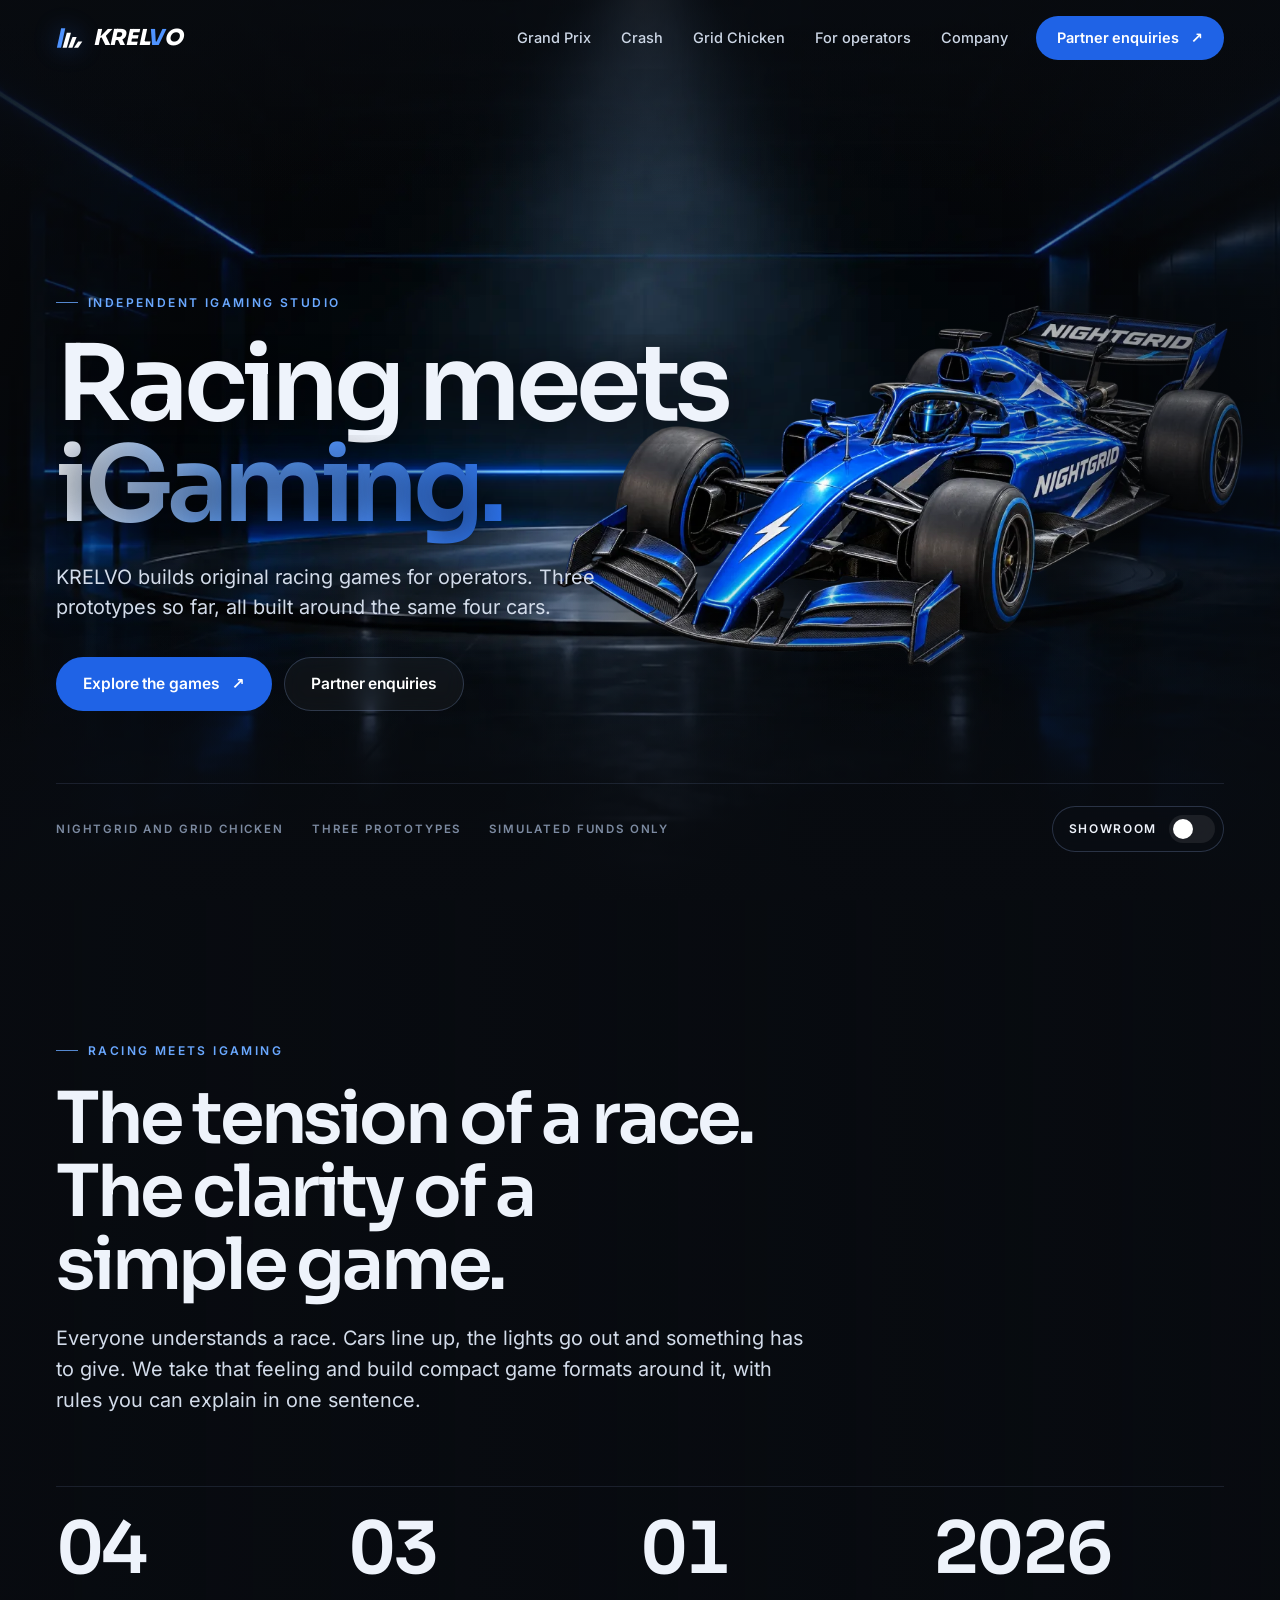
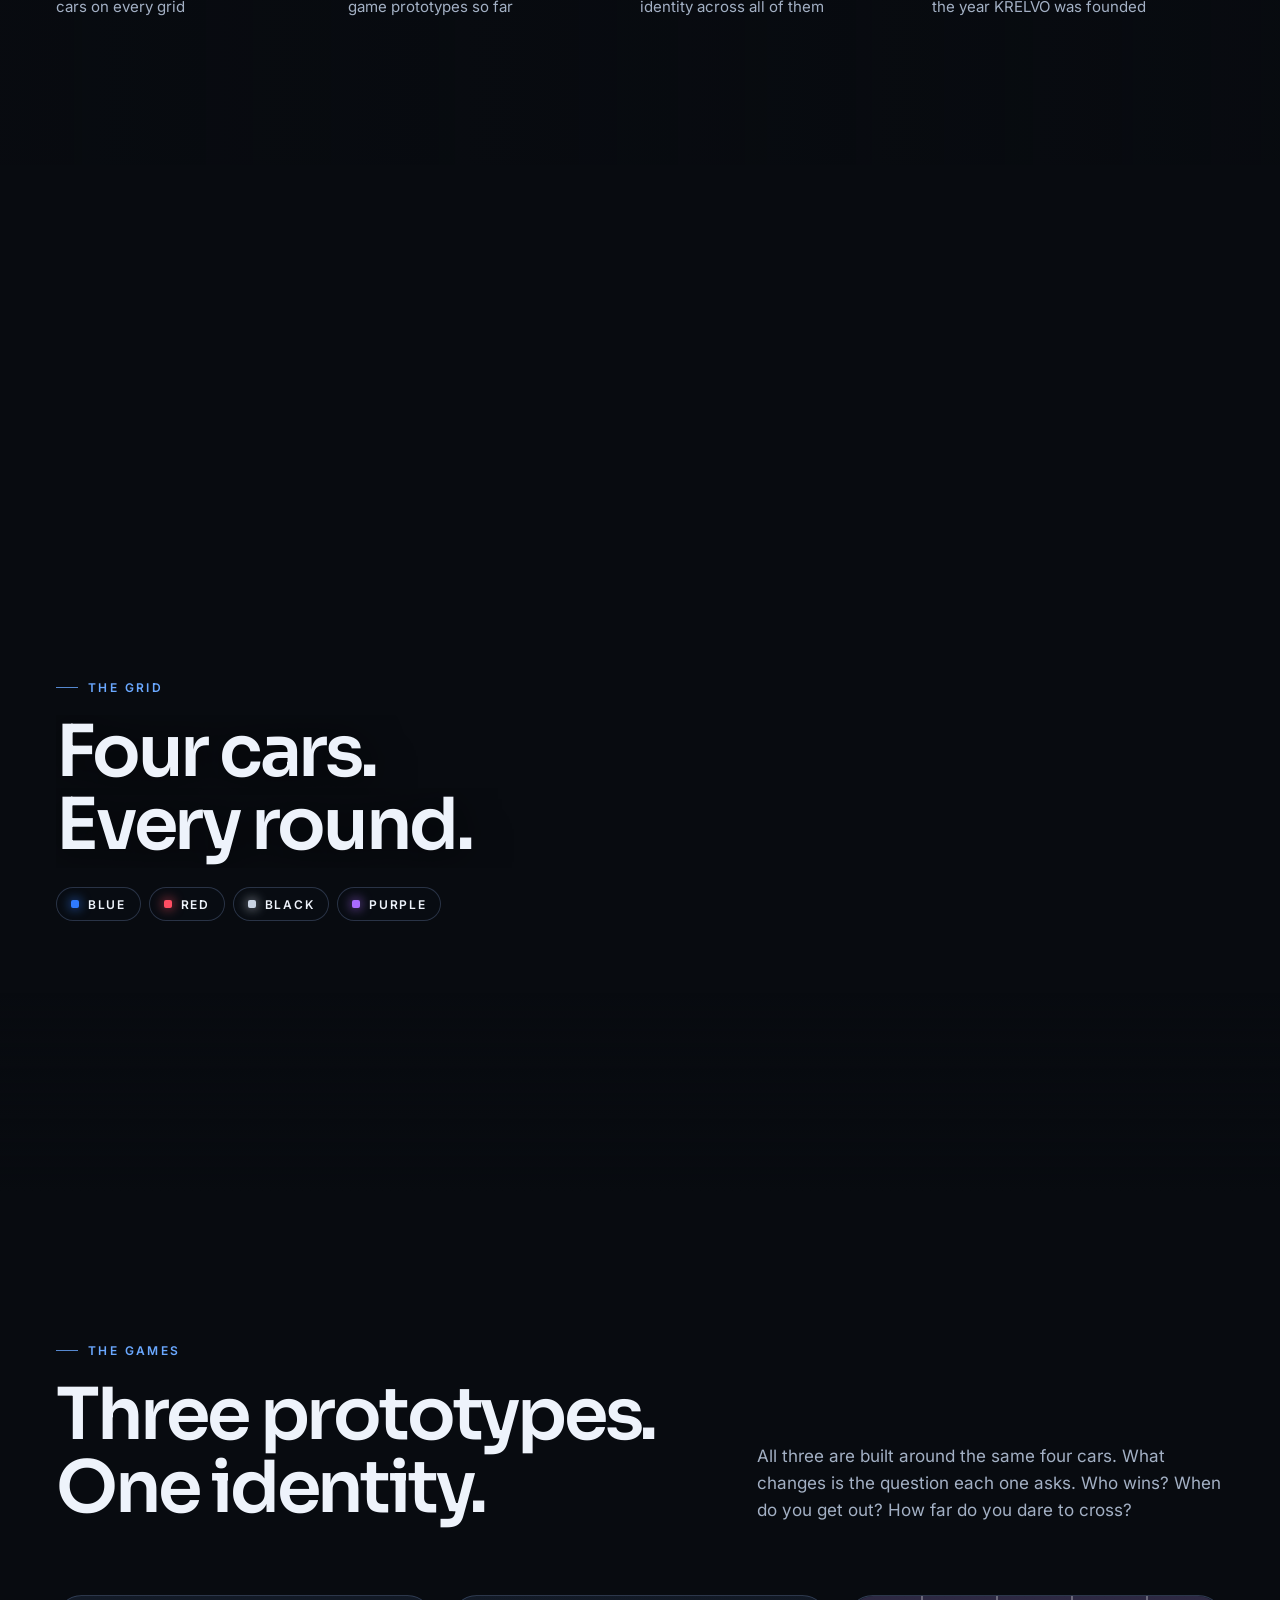
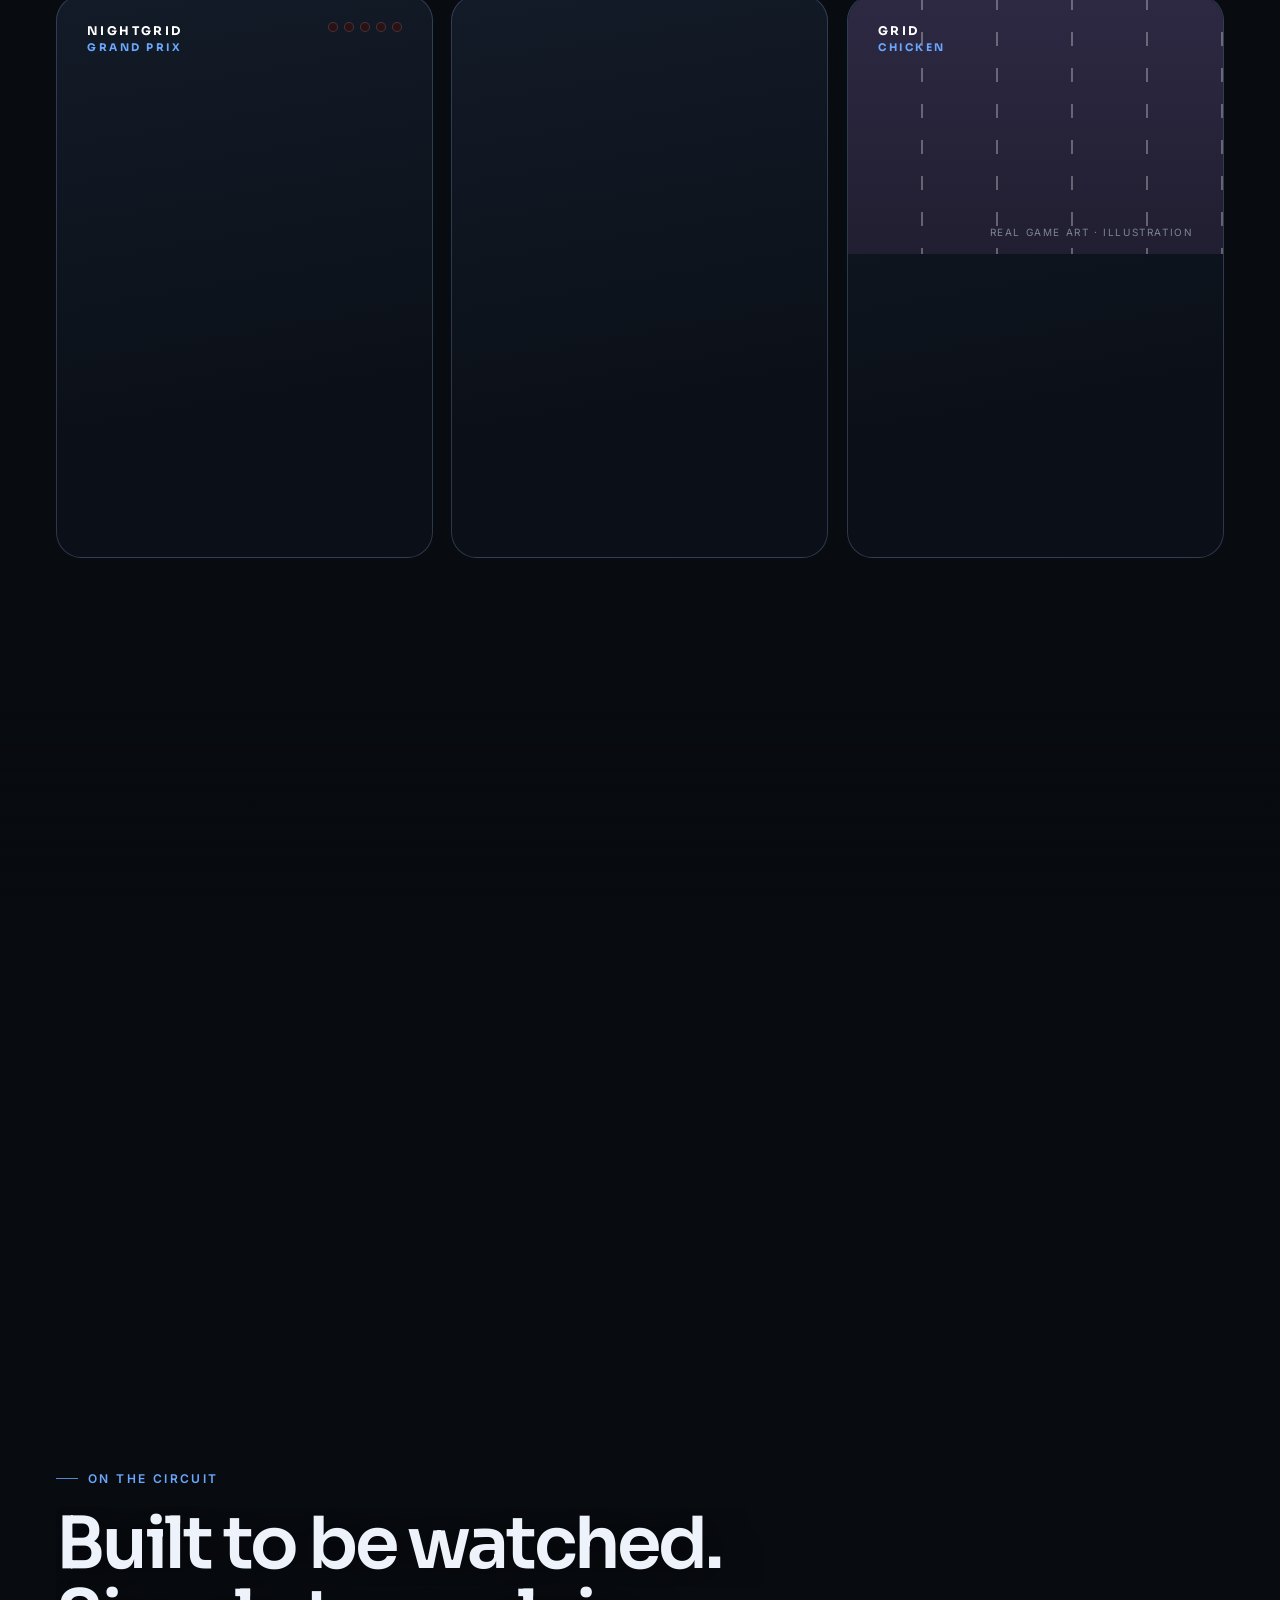
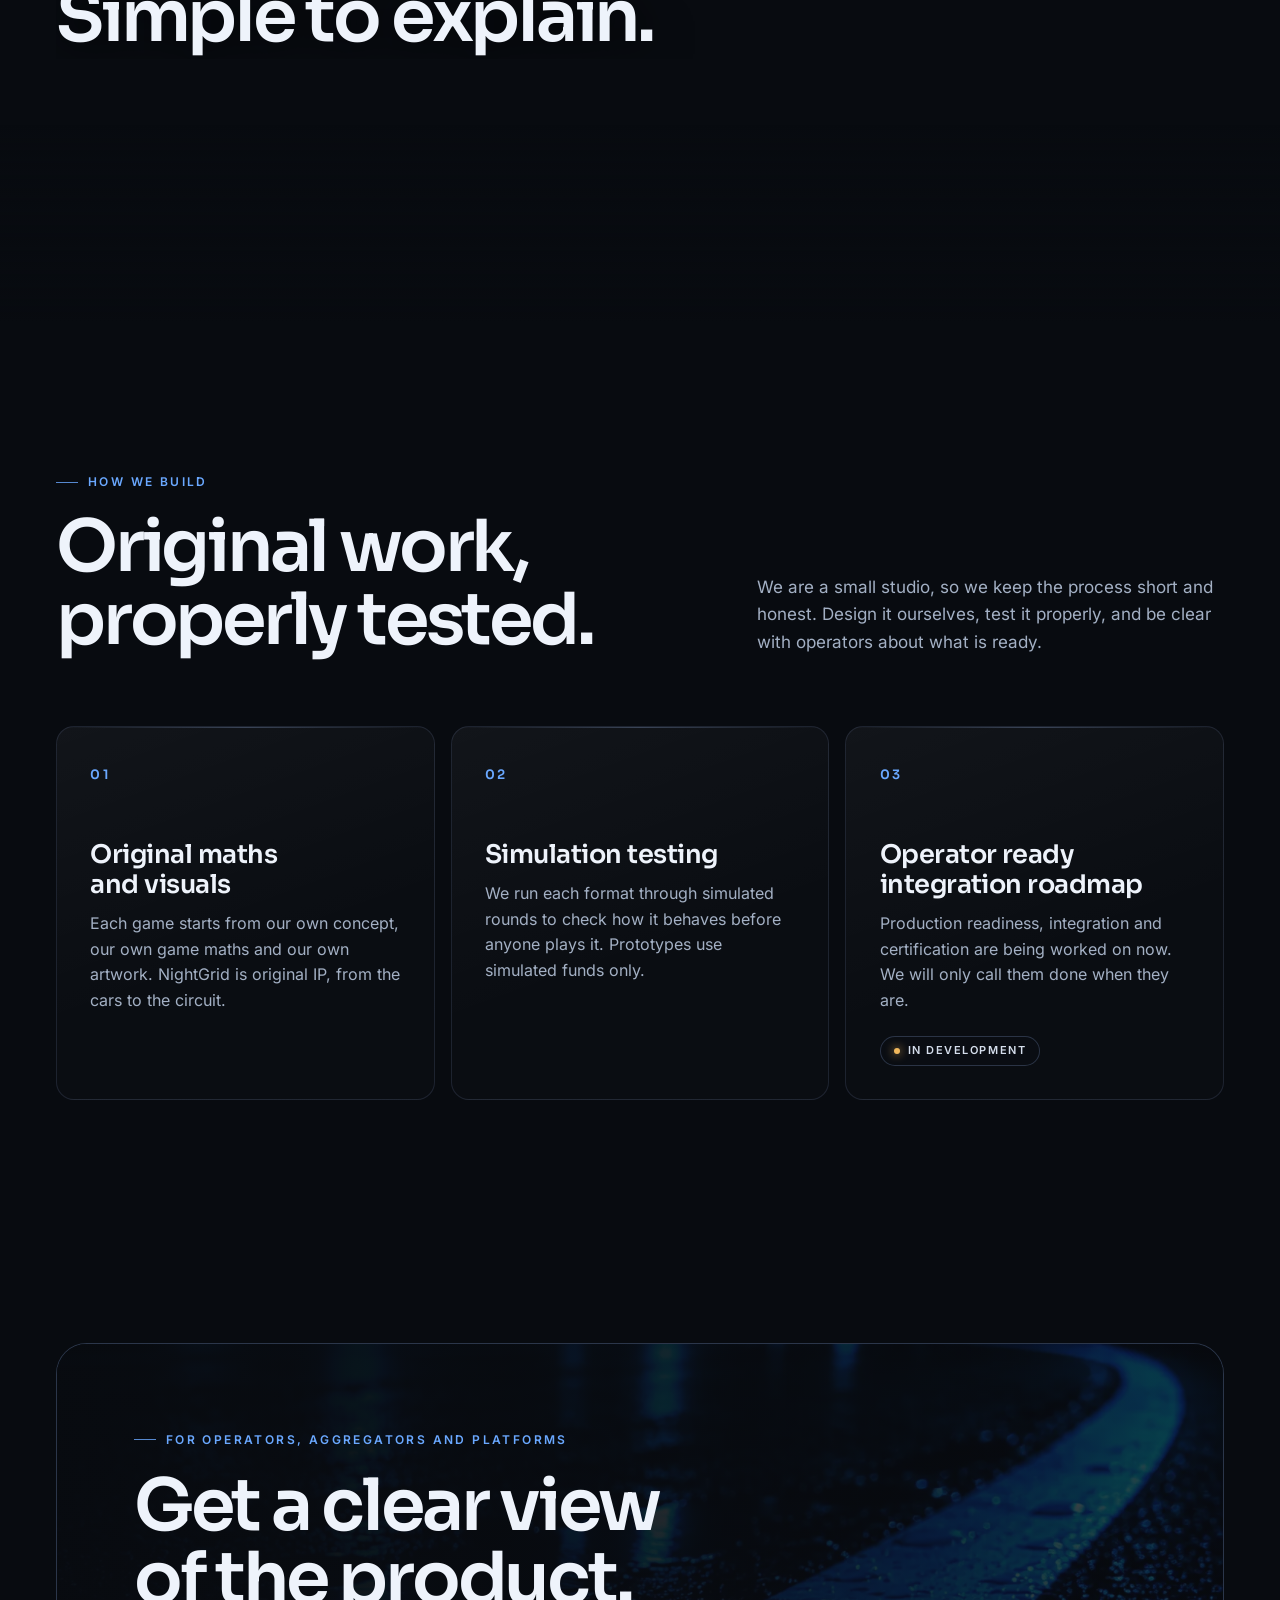
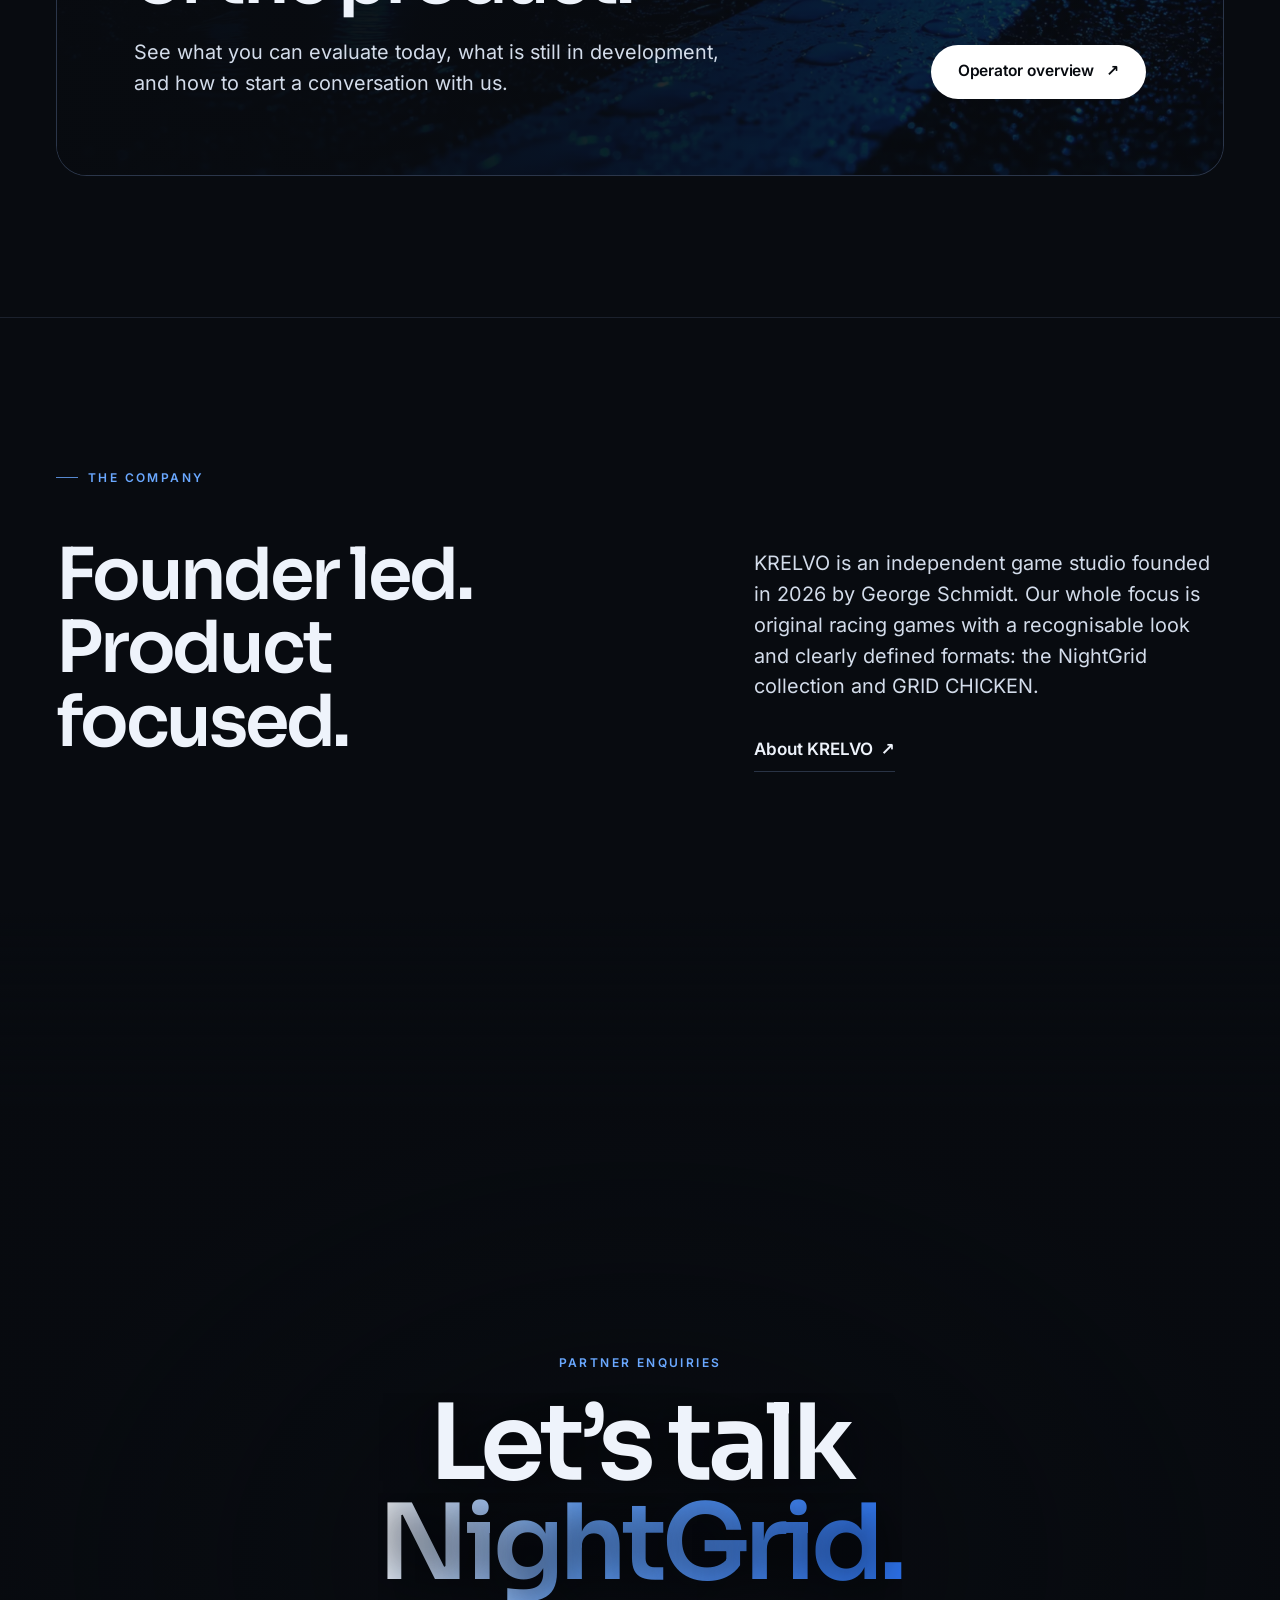
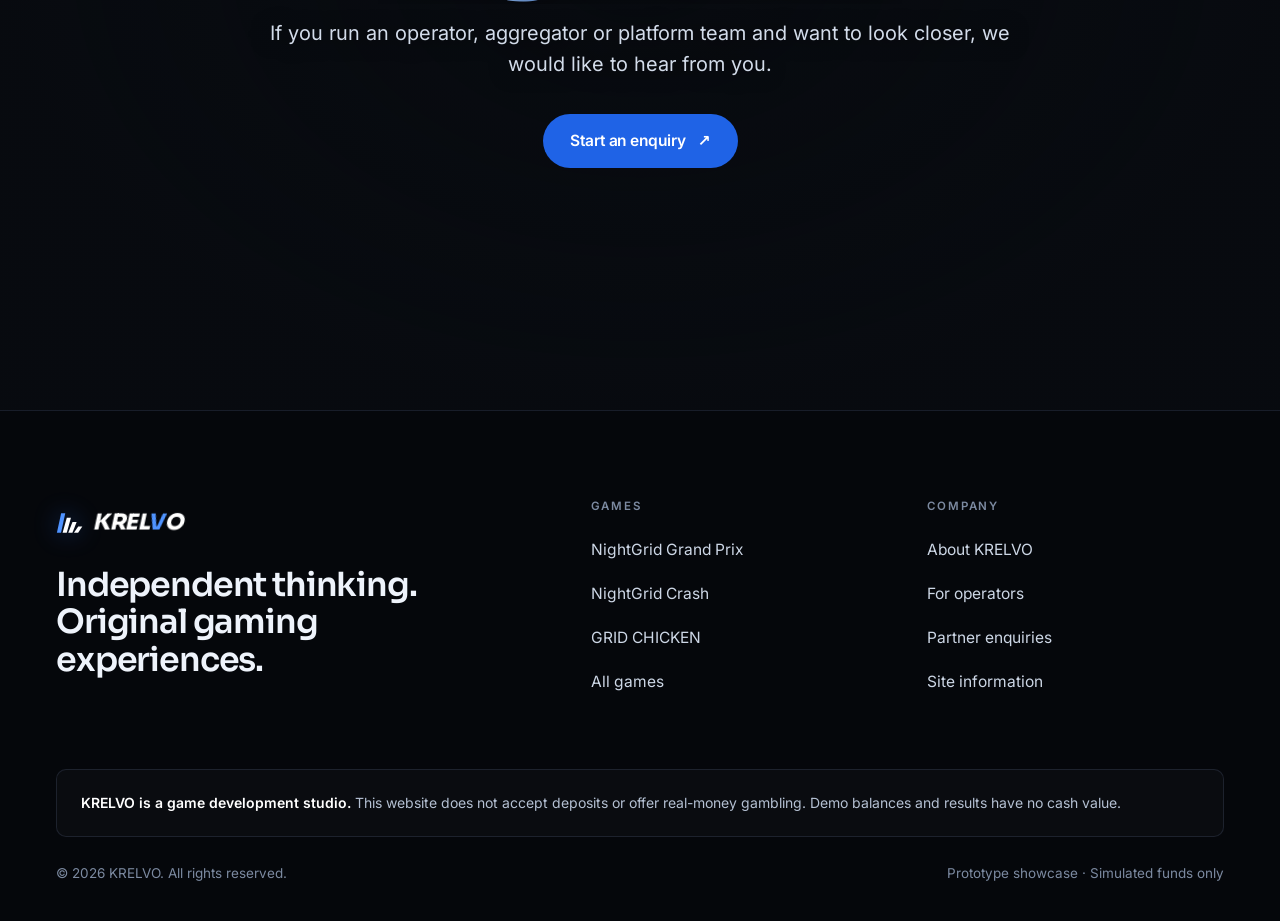
<file: index.html>
<!doctype html>
<html lang="en" class="no-js">
<head>
<meta charset="utf-8">
<meta name="viewport" content="width=device-width,initial-scale=1,viewport-fit=cover">
<title>KRELVO | Racing meets iGaming</title>
<meta name="description" content="KRELVO is an independent iGaming studio building original racing games. Meet NightGrid Grand Prix, NightGrid Crash and GRID CHICKEN: three prototypes, one identity.">
<link rel="canonical" href="https://krelvo.co/">
<meta name="theme-color" content="#080b10">
<meta property="og:type" content="website">
<meta property="og:site_name" content="KRELVO">
<meta property="og:title" content="KRELVO | Racing meets iGaming">
<meta property="og:description" content="KRELVO is an independent iGaming studio building original racing games. Meet NightGrid Grand Prix, NightGrid Crash and GRID CHICKEN: three prototypes, one identity.">
<meta property="og:url" content="https://krelvo.co/">
<meta property="og:image" content="https://krelvo.co/assets/img/share.jpg">
<meta property="og:image:width" content="1200">
<meta property="og:image:height" content="630">
<meta property="og:image:alt" content="The blue NightGrid race car on a neon lit night circuit, with the KRELVO name.">
<meta name="twitter:card" content="summary_large_image">
<meta name="twitter:title" content="KRELVO | Racing meets iGaming">
<meta name="twitter:description" content="KRELVO is an independent iGaming studio building original racing games. Meet NightGrid Grand Prix, NightGrid Crash and GRID CHICKEN: three prototypes, one identity.">
<meta name="twitter:image" content="https://krelvo.co/assets/img/share.jpg">
<link rel="icon" href="/favicon.svg" type="image/svg+xml">
<link rel="icon" href="/favicon-32.png" sizes="32x32" type="image/png">
<link rel="apple-touch-icon" href="/apple-touch-icon.png">
<link rel="manifest" href="/site.webmanifest">
<link rel="preload" href="/assets/fonts/sora.woff2" as="font" type="font/woff2" crossorigin>
<link rel="preload" as="image" href="/assets/img/car-960.webp" imagesrcset="/assets/img/car-480.webp 480w, /assets/img/car-640.webp 640w, /assets/img/car-960.webp 960w" imagesizes="(max-width:700px) 74vw, 860px" fetchpriority="high">
<link rel="stylesheet" href="/assets/css/krelvo.css?v=44">
<script>document.documentElement.className='js'+('onpagereveal' in window?'':' vt-fallback');['pagereveal','pageswap'].forEach(function(t){addEventListener(t,function(e){var v=e.viewTransition,n=function(){};if(v){v.ready.catch(n);v.finished.catch(n);v.updateCallbackDone.catch(n)}})});addEventListener('unhandledrejection',function(e){var r=e.reason;if(r&&r.name==='InvalidStateError'&&/Transition was aborted/.test(r.message||''))e.preventDefault()})</script>
<script type="application/ld+json">{"@context":"https://schema.org","@type":"Organization","name":"KRELVO","url":"https://krelvo.co","logo":"https://krelvo.co/icon-512.png","slogan":"Independent thinking. Original gaming experiences.","description":"Independent game studio behind NightGrid Grand Prix, NightGrid Crash and GRID CHICKEN.","foundingDate":"2026","founder":{"@type":"Person","name":"George Schmidt","jobTitle":"Founder and CEO"}}</script>
</head>
<body>
<a class="skip" href="#main">Skip to content</a>
<header class="site-header">
  <nav class="wrap nav" aria-label="Main navigation">
    <a class="brand" href="/" aria-label="KRELVO home"><svg viewBox="0 0 33 32" aria-hidden="true"><path class="mark-lit" d="M6.2 4h5.1L6.1 28H1z"/><path class="mark-lane" d="M13.2 9.4h5.1L13.1 28H8z"/><path class="mark-lane" d="M20.2 14.8h5.1L20.1 28H15z"/><path class="mark-lane" d="M27.2 20.2h5.1L27.1 28H22z"/></svg><span>KREL<b>V</b>O</span></a>
    <button class="menu-btn" type="button" aria-expanded="false" aria-controls="nav-links"><span>Menu</span><i aria-hidden="true"></i></button>
    <div class="nav-links" id="nav-links">
      <a href="/grand-prix.html">Grand Prix</a>
      <a href="/crash.html">Crash</a>
      <a href="/grid-chicken.html">Grid Chicken</a>
      <a href="/operators.html">For operators</a>
      <a href="/studio.html">Company</a>
      <a class="btn btn--sm" href="/operators.html#enquiries" data-magnetic>Partner enquiries <span class="arr" aria-hidden="true">↗</span></a>
    </div>
  </nav>
</header>
<div class="scene" data-scene="home" aria-hidden="true">
  <div class="scene-poster"><img src="/assets/img/car-960.webp" srcset="/assets/img/car-480.webp 480w, /assets/img/car-640.webp 640w, /assets/img/car-960.webp 960w" sizes="(max-width:700px) 74vw, 860px" width="960" height="640" alt="" fetchpriority="high"></div>
  <div class="scene-road"></div>
  <canvas></canvas>
  <div class="scene-vignette"></div>
</div>
<main id="main">
  <section class="hero">
    <div class="wrap">
      <div class="hero-copy" data-reveal="first">
        <p class="eyebrow">Independent iGaming studio</p>
        <h1 class="h-xl"><span class="l" style="--li:0"><span>Racing meets</span></span><span class="l" style="--li:1"><span><span class="accent">iGaming.</span></span></span></h1>
        <p class="lead">KRELVO builds original racing games for operators. Three prototypes so far, all built around the same four cars.</p>
        <div class="hero-actions">
          <a class="btn" href="#games" data-magnetic>Explore the games <span class="arr" aria-hidden="true">↗</span></a>
          <a class="btn btn--ghost" href="/operators.html#enquiries" data-magnetic>Partner enquiries</a>
        </div>
      </div>
      <div class="hero-foot" data-reveal="first" style="--i:3">
        <p class="micro"><span>NightGrid and Grid Chicken</span><span>Three prototypes</span><span>Simulated funds only</span></p>
        <button class="mode" type="button" aria-pressed="false" aria-label="Switch the scene between showroom and night circuit"><span class="mode-label">Showroom</span><span class="sw" aria-hidden="true"></span></button>
      </div>
    </div>
  </section>

  <section class="window window--scrim section" aria-labelledby="pos-h">
    <div class="wrap">
      <div class="head" data-reveal>
        <p class="eyebrow">Racing meets iGaming</p>
        <h2 class="h-lg" id="pos-h" style="max-width:13em"><span class="l" style="--li:0"><span>The tension of a race.</span></span><span class="l" style="--li:1"><span>The clarity of a simple game.</span></span></h2>
        <p class="lead">Everyone understands a race. Cars line up, the lights go out and something has to give. We take that feeling and build compact game formats around it, with rules you can explain in one sentence.</p>
      </div>
      <ul class="stats" data-reveal>
        <li><b data-count="4" data-pad="2">04</b><span>cars on every grid</span></li>
        <li><b data-count="3" data-pad="2">03</b><span>game prototypes so far</span></li>
        <li><b data-count="1" data-pad="2">01</b><span>identity across all of them</span></li>
        <li><b data-count="2026" data-from="2000">2026</b><span>the year KRELVO was founded</span></li>
      </ul>
    </div>
  </section>

  <section class="interlude" aria-labelledby="grid-h">
    <div class="wrap" data-reveal>
      <p class="eyebrow">The grid</p>
      <h2 class="h-lg" id="grid-h" style="margin-top:18px"><span class="l" style="--li:0"><span>Four cars.</span></span><span class="l" style="--li:1"><span>Every round.</span></span></h2>
      <ul class="grid-tags" aria-label="The four NightGrid cars">
        <li class="tag" style="--c:var(--blue)">Blue</li><li class="tag" style="--c:var(--red)">Red</li><li class="tag" style="--c:var(--chrome)">Black</li><li class="tag" style="--c:var(--purple)">Purple</li>
      </ul>
    </div>
  </section>
  <div class="fade-in" aria-hidden="true"></div>

  <section class="solid section" id="games" aria-labelledby="games-h">
    <div class="wrap">
      <div class="head head--split" data-reveal>
        <div><p class="eyebrow">The games</p><h2 class="h-lg" id="games-h" style="margin-top:18px"><span class="l" style="--li:0"><span>Three prototypes.</span></span><span class="l" style="--li:1"><span>One identity.</span></span></h2></div>
        <p class="copy">All three are built around the same four cars. What changes is the question each one asks. Who wins? When do you get out? How far do you dare to cross?</p>
      </div>
      <div class="games"><article class="game" data-tilt data-reveal style="--hue:var(--blue)">
  <div class="game-stage" aria-hidden="true">
    <div class="gp-grid"></div><div class="gp-floor"></div>
    <span class="game-word">NIGHTGRID<small>GRAND PRIX</small></span>
    <div class="gp-lights"><i></i><i></i><i></i><i></i><i></i></div>
    <div class="gp-cars">
      <div class="gp-car" style="--x:44%;--b:38%;--d:-6px;--f:hue-rotate(48deg) saturate(1.1);--glow:var(--purple);width:30%"><img src="/assets/img/car-480.webp" width="480" height="320" alt="" loading="lazy"></div>
      <div class="gp-car" style="--x:8%;--b:33%;--d:-10px;--f:grayscale(1) brightness(.62) contrast(1.25);--glow:var(--chrome);width:34%"><img src="/assets/img/car-480.webp" width="480" height="320" alt="" loading="lazy"></div>
      <div class="gp-car" style="--x:50%;--b:14%;--d:-18px;--f:hue-rotate(135deg) saturate(1.25);--glow:var(--red);width:40%"><img src="/assets/img/car-480.webp" width="480" height="320" alt="" loading="lazy"></div>
      <div class="gp-car" style="--x:3%;--b:3%;--d:-28px;--glow:var(--blue);width:46%"><img src="/assets/img/car-960.webp" width="960" height="640" alt="" loading="lazy"></div>
    </div>
  </div>
  <div class="game-body">
    <div class="row"><h3 class="h-sm">NightGrid Grand Prix</h3><span class="badge badge--public">Public prototype</span></div>
    <p>Four cars line up. One takes the win. A racing format built around the last few metres before the finish line.</p>
    <span class="link" aria-hidden="true">View Grand Prix <span class="arr" aria-hidden="true">↗</span></span>
  </div>
  <a class="card-link" href="/grand-prix.html" aria-label="View NightGrid Grand Prix"></a>
</article><article class="game" data-tilt data-reveal style="--hue:var(--purple);--i:1">
  <div class="game-stage crash-stage" data-crash aria-hidden="true">
    <span class="game-word">NIGHTGRID<small>CRASH</small></span>
    <canvas></canvas>
    <div class="crash-readout"><b>1.00×</b><span class="micro">Multiplier rising</span></div>
    <span class="illus">Illustration · not live play</span>
  </div>
  <div class="game-body">
    <div class="row"><h3 class="h-sm">NightGrid Crash</h3><span class="badge badge--private">Private prototype</span></div>
    <p>The multiplier climbs while the race runs. Each car can crash on its own, so the whole game is one decision: when to cash out.</p>
    <span class="link" aria-hidden="true">View Crash <span class="arr" aria-hidden="true">↗</span></span>
  </div>
  <a class="card-link" href="/crash.html" aria-label="View NightGrid Crash"></a>
</article><article class="game" data-tilt data-reveal style="--hue:var(--red);--i:2">
  <div class="game-stage chick-stage" aria-hidden="true">
    <span class="game-word">GRID<small>CHICKEN</small></span>
    <div class="chick-lanes"></div>
    <img class="chick-car chick-car--a" src="/assets/img/grid-chicken/car-blue.svg" width="520" height="340" alt="" loading="lazy">
    <img class="chick-car chick-car--b" src="/assets/img/grid-chicken/car-purple.svg" width="520" height="340" alt="" loading="lazy">
    <img class="chick-car chick-car--c" src="/assets/img/grid-chicken/car-black.svg" width="520" height="340" alt="" loading="lazy">
    <img class="chick-hero" src="/assets/img/grid-chicken/chicken.webp" width="270" height="500" alt="" loading="lazy">
    <span class="illus">Real game art · illustration</span>
  </div>
  <div class="game-body">
    <div class="row"><h3 class="h-sm">GRID CHICKEN</h3><span class="badge badge--public">Public prototype</span></div>
    <p>A chicken in race gear crosses lanes of Formula cars. Every lane grows the multiplier, and you decide when to collect.</p>
    <span class="link" aria-hidden="true">View Grid Chicken <span class="arr" aria-hidden="true">↗</span></span>
  </div>
  <a class="card-link" href="/grid-chicken.html" aria-label="View GRID CHICKEN"></a>
</article></div>
    </div>
  </section>
  <div class="fade-out" aria-hidden="true"></div>

  <section class="interlude" aria-labelledby="watch-h">
    <div class="wrap" data-reveal>
      <p class="eyebrow">On the circuit</p>
      <h2 class="h-lg" id="watch-h" style="margin-top:18px"><span class="l" style="--li:0"><span>Built to be watched.</span></span><span class="l" style="--li:1"><span>Simple to explain.</span></span></h2>
    </div>
  </section>
  <div class="fade-in" aria-hidden="true"></div>

  <section class="solid section" aria-labelledby="build-h">
    <div class="wrap">
      <div class="head head--split" data-reveal>
        <div><p class="eyebrow">How we build</p><h2 class="h-lg" id="build-h" style="margin-top:18px"><span class="l" style="--li:0"><span>Original work,</span></span><span class="l" style="--li:1"><span>properly tested.</span></span></h2></div>
        <p class="copy">We are a small studio, so we keep the process short and honest. Design it ourselves, test it properly, and be clear with operators about what is ready.</p>
      </div>
      <div class="cards3">
        <article class="card" data-reveal><span class="num">01</span><h3 class="h-sm">Original maths and visuals</h3><p>Each game starts from our own concept, our own game maths and our own artwork. NightGrid is original IP, from the cars to the circuit.</p></article>
        <article class="card" data-reveal style="--i:1"><span class="num">02</span><h3 class="h-sm">Simulation testing</h3><p>We run each format through simulated rounds to check how it behaves before anyone plays it. Prototypes use simulated funds only.</p></article>
        <article class="card" data-reveal style="--i:2"><span class="num">03</span><h3 class="h-sm">Operator ready integration roadmap</h3><p>Production readiness, integration and certification are being worked on now. We will only call them done when they are.</p><span class="badge badge--dev">In development</span></article>
      </div>
    </div>
  </section>

  <section class="solid section--tight" aria-labelledby="op-h" style="padding-bottom:clamp(84px,11vw,168px)">
    <div class="wrap">
      <div class="band band--link" data-reveal>
        <p class="eyebrow">For operators, aggregators and platforms</p>
        <div class="band-row" style="margin-top:20px">
          <div><h2 class="h-lg" id="op-h"><span class="l" style="--li:0"><span>Get a clear view</span></span><span class="l" style="--li:1"><span>of the product.</span></span></h2><p class="lead" style="margin-top:22px;max-width:30em">See what you can evaluate today, what is still in development, and how to start a conversation with us.</p></div>
          <a class="btn btn--light stretch" href="/operators.html">Operator overview <span class="arr" aria-hidden="true">↗</span></a>
        </div>
      </div>
    </div>
  </section>

  <section class="solid section edge-top" aria-labelledby="co-h">
    <div class="wrap grid">
      <div style="grid-column:1/-1" data-reveal><p class="eyebrow">The company</p></div>
      <div style="grid-column:span 12" class="co-l" data-reveal><h2 class="h-lg" id="co-h"><span class="l" style="--li:0"><span>Founder led.</span></span><span class="l" style="--li:1"><span>Product focused.</span></span></h2></div>
      <div style="grid-column:span 12" class="co-r stack" data-reveal>
        <p class="lead">KRELVO is an independent game studio founded in 2026 by George Schmidt. Our whole focus is original racing games with a recognisable look and clearly defined formats: the NightGrid collection and GRID CHICKEN.</p>
        <a class="link" href="/studio.html">About KRELVO <span class="arr" aria-hidden="true">↗</span></a>
      </div>
    </div>
  </section>
  <div class="fade-out" aria-hidden="true"></div>

  <section class="cta-final" aria-labelledby="cta-h">
    <div class="wrap" data-reveal>
      <p class="eyebrow eyebrow--plain">Partner enquiries</p>
      <h2 class="h-xl" id="cta-h" style="margin-top:20px"><span class="l" style="--li:0"><span>Let’s talk</span></span><span class="l" style="--li:1"><span><span class="accent">NightGrid.</span></span></span></h2>
      <p class="lead">If you run an operator, aggregator or platform team and want to look closer, we would like to hear from you.</p>
      <a class="btn" href="/operators.html#enquiries" data-magnetic>Start an enquiry <span class="arr" aria-hidden="true">↗</span></a>
    </div>
  </section>
</main>
<style>@media (min-width:900px){.co-l{grid-column:span 6!important}.co-r{grid-column:8/-1!important;padding-top:10px}}</style>
<footer class="site-footer">
  <div class="wrap">
    <div class="foot-top">
      <div>
        <a class="brand" href="/" aria-label="KRELVO home"><svg viewBox="0 0 33 32" aria-hidden="true"><path class="mark-lit" d="M6.2 4h5.1L6.1 28H1z"/><path class="mark-lane" d="M13.2 9.4h5.1L13.1 28H8z"/><path class="mark-lane" d="M20.2 14.8h5.1L20.1 28H15z"/><path class="mark-lane" d="M27.2 20.2h5.1L27.1 28H22z"/></svg><span>KREL<b>V</b>O</span></a>
        <p class="foot-tag">Independent thinking. Original gaming experiences.</p>
      </div>
      <nav class="foot-col" aria-label="Games">
        <h2>Games</h2>
        <a href="/grand-prix.html">NightGrid Grand Prix</a>
        <a href="/crash.html">NightGrid Crash</a>
        <a href="/grid-chicken.html">GRID CHICKEN</a>
        <a href="/#games">All games</a>
      </nav>
      <nav class="foot-col" aria-label="Company">
        <h2>Company</h2>
        <a href="/studio.html">About KRELVO</a>
        <a href="/operators.html">For operators</a>
        <a href="/operators.html#enquiries">Partner enquiries</a>
        <a href="/information.html">Site information</a>
      </nav>
    </div>
    <p class="legal"><strong>KRELVO is a game development studio.</strong> This website does not accept deposits or offer real-money gambling. Demo balances and results have no cash value.</p>
    <div class="foot-bottom">
      <span>© 2026 KRELVO. All rights reserved.</span>
      <span>Prototype showcase · Simulated funds only</span>
    </div>
  </div>
</footer>
<script src="/assets/js/site.js?v=44" defer></script>
</body>
</html>
</file>
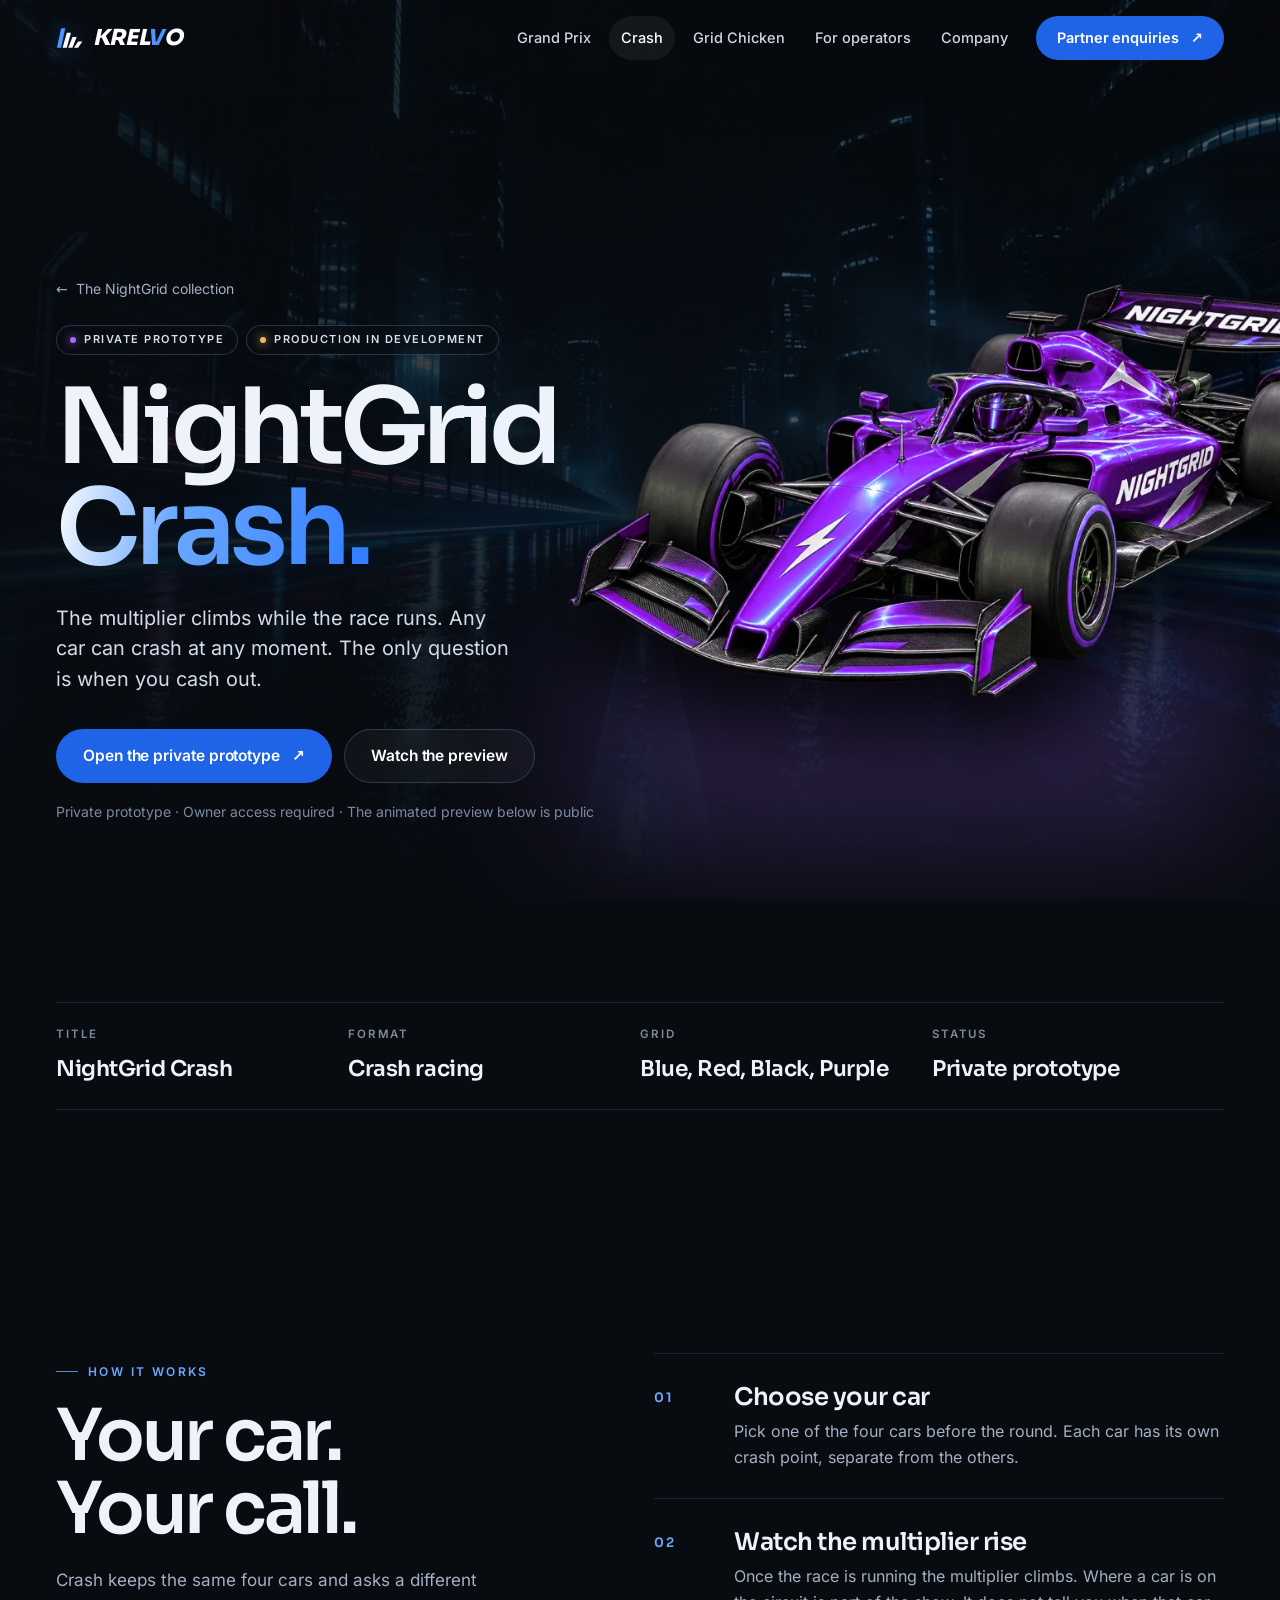
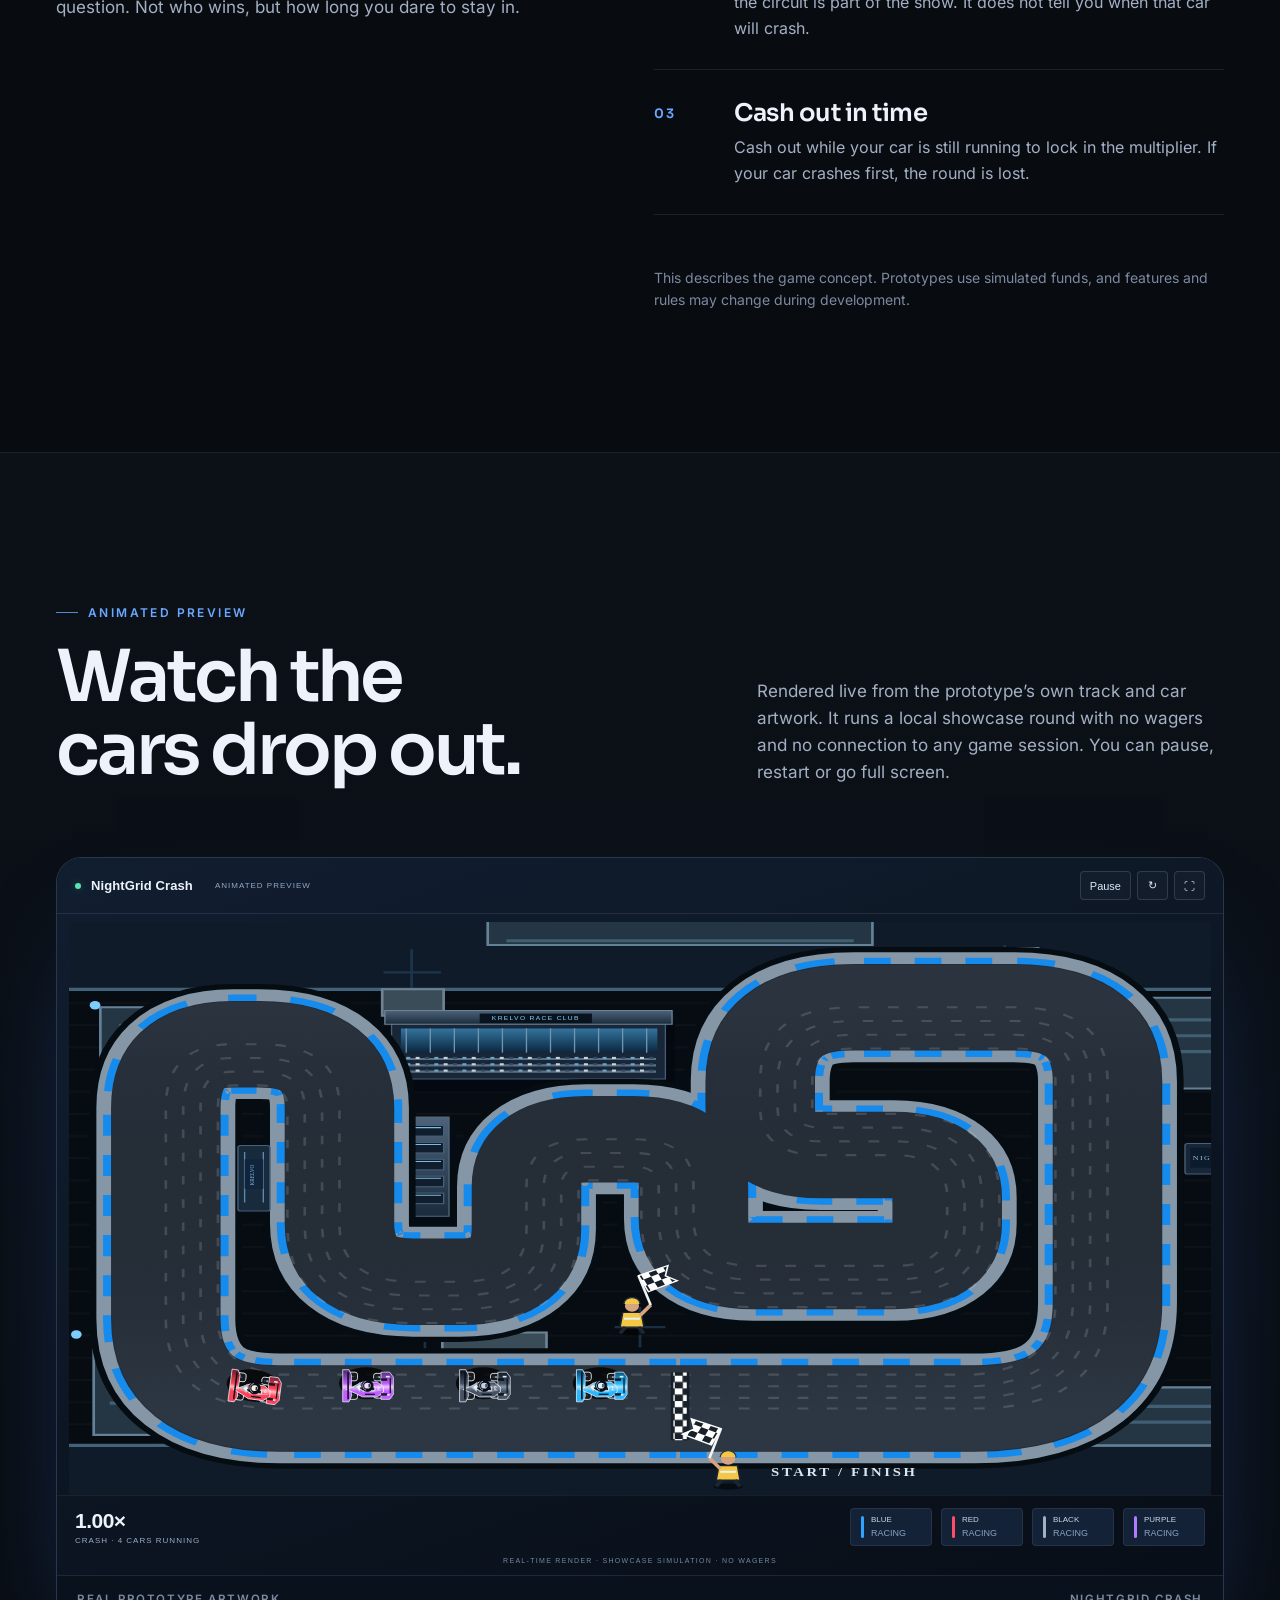
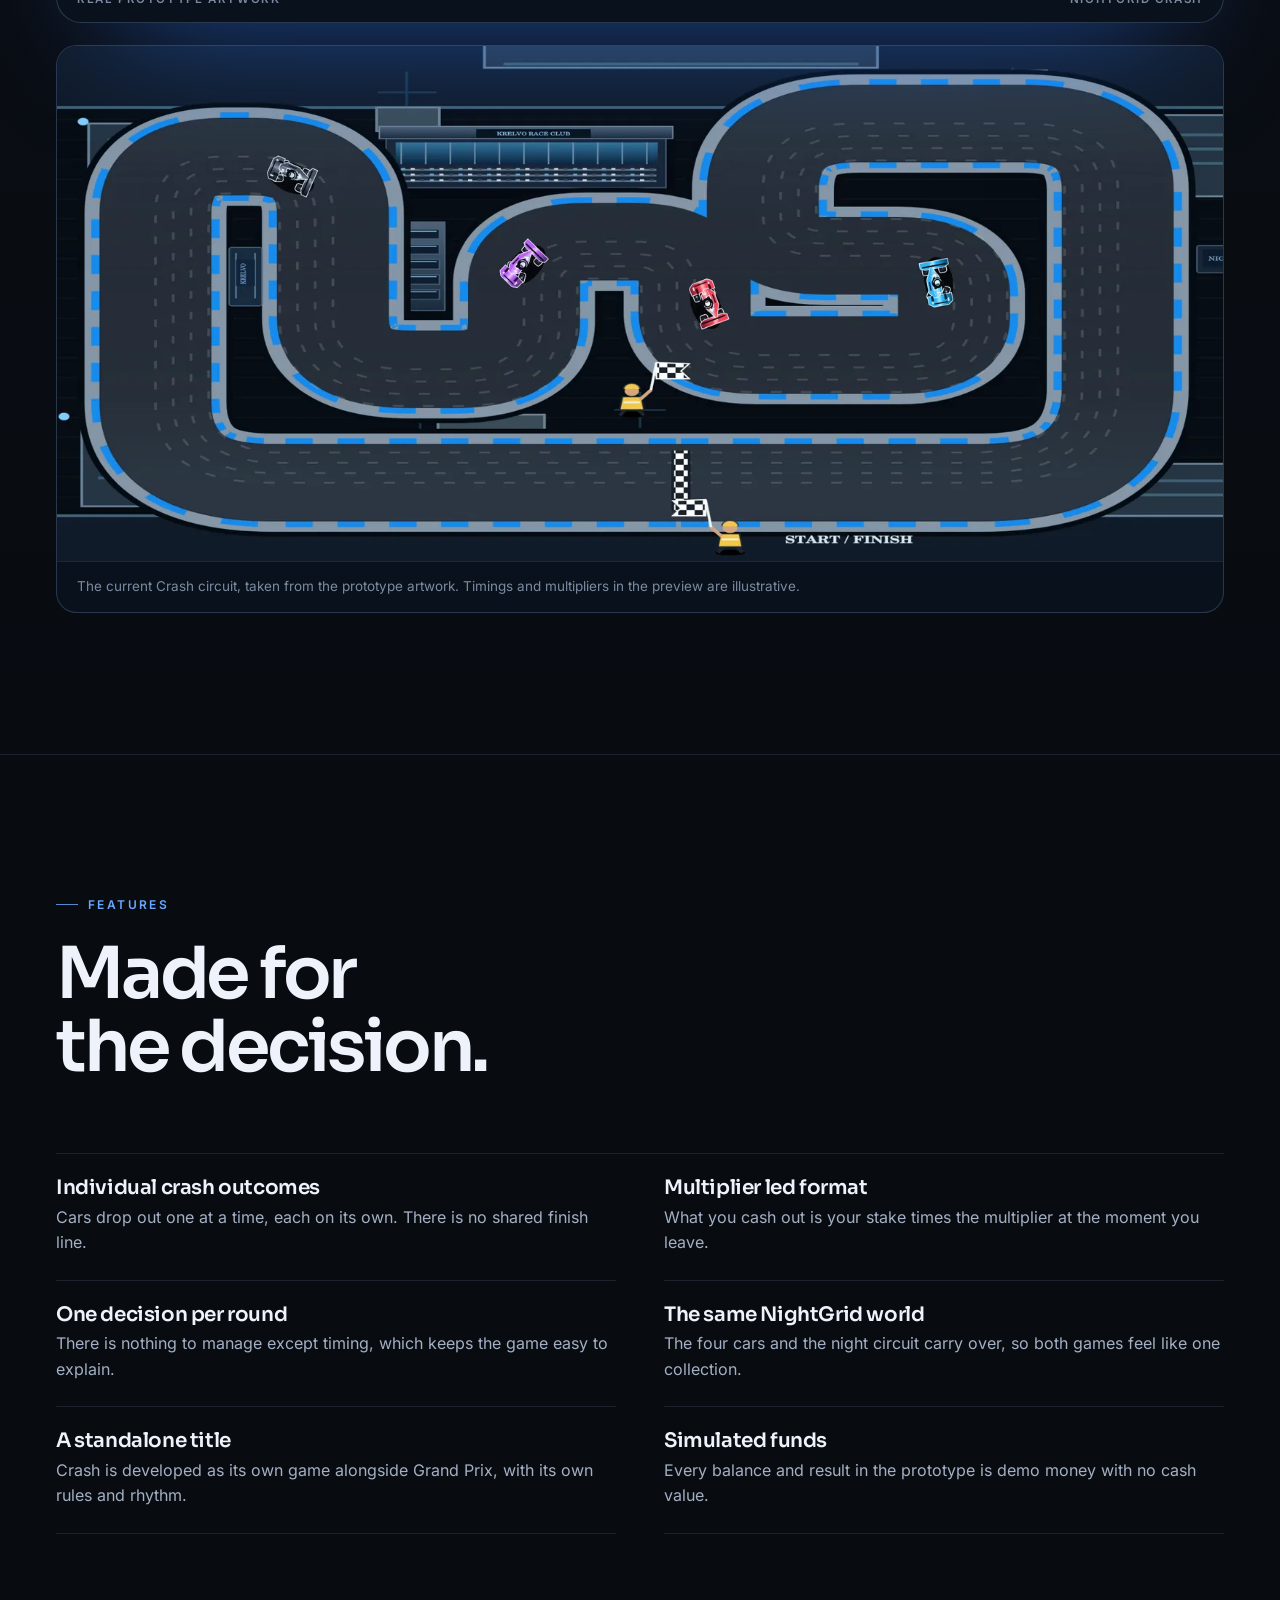
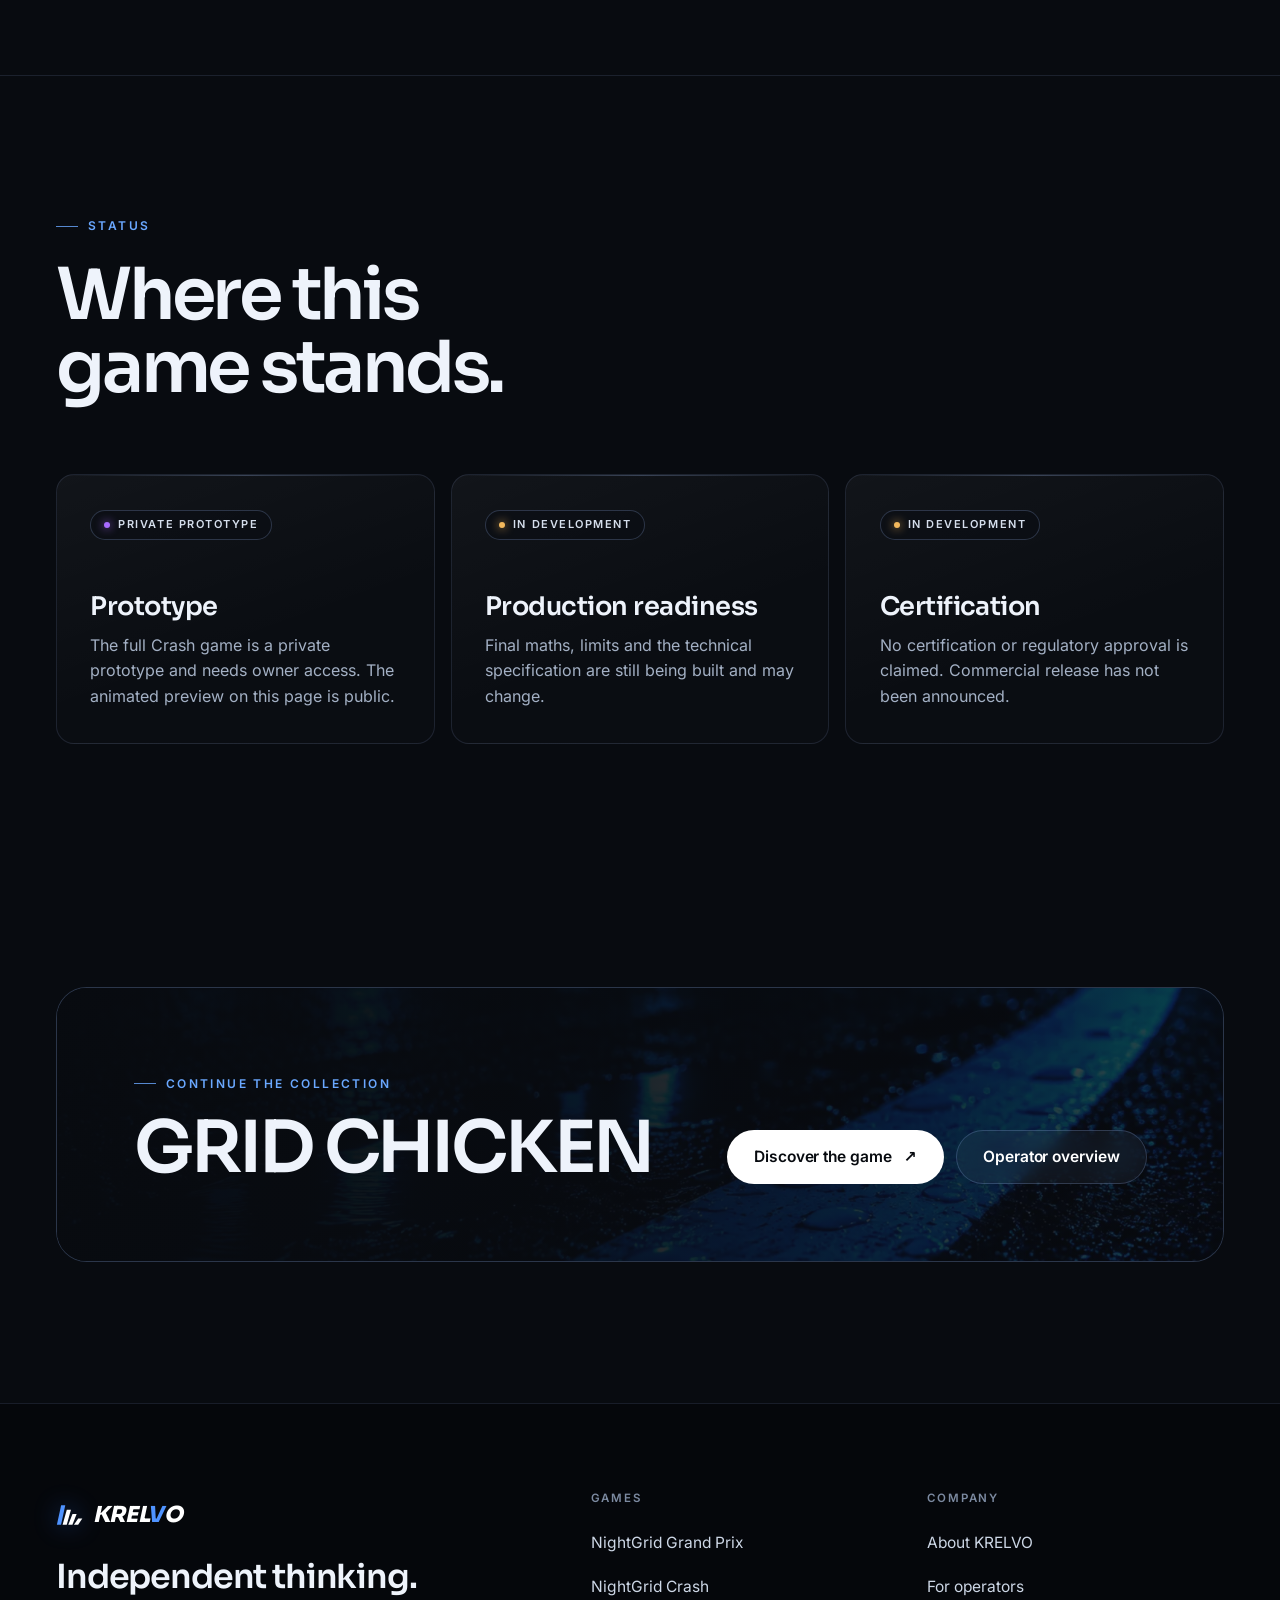
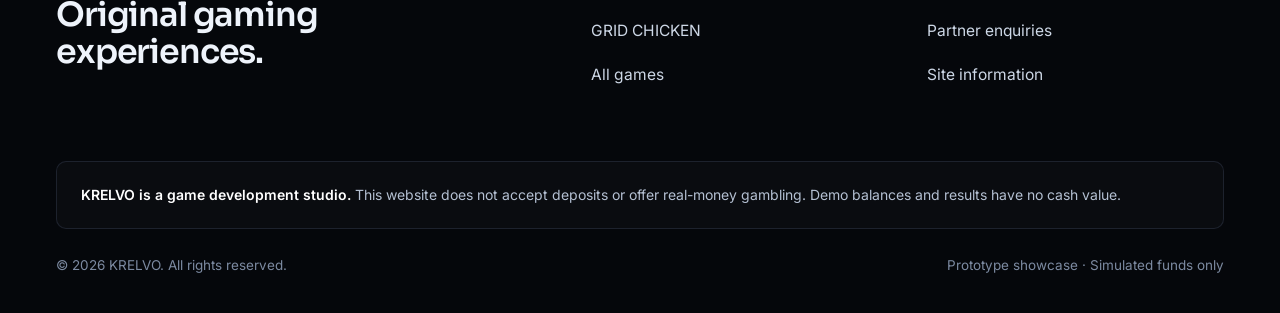
<file: crash.html>
<!doctype html>
<html lang="en" class="no-js">
<head>
<meta charset="utf-8">
<meta name="viewport" content="width=device-width,initial-scale=1,viewport-fit=cover">
<title>NightGrid Crash | KRELVO</title>
<meta name="description" content="NightGrid Crash is a crash racing game prototype from KRELVO. A rising multiplier, individual car crashes and one decision: when to cash out.">
<link rel="canonical" href="https://krelvo.co/crash.html">
<meta name="theme-color" content="#080b10">
<meta property="og:type" content="website">
<meta property="og:site_name" content="KRELVO">
<meta property="og:title" content="NightGrid Crash | KRELVO">
<meta property="og:description" content="NightGrid Crash is a crash racing game prototype from KRELVO. A rising multiplier, individual car crashes and one decision: when to cash out.">
<meta property="og:url" content="https://krelvo.co/crash.html">
<meta property="og:image" content="https://krelvo.co/assets/img/share.jpg">
<meta property="og:image:width" content="1200">
<meta property="og:image:height" content="630">
<meta property="og:image:alt" content="The blue NightGrid race car on a neon lit night circuit, with the KRELVO name.">
<meta name="twitter:card" content="summary_large_image">
<meta name="twitter:title" content="NightGrid Crash | KRELVO">
<meta name="twitter:description" content="NightGrid Crash is a crash racing game prototype from KRELVO. A rising multiplier, individual car crashes and one decision: when to cash out.">
<meta name="twitter:image" content="https://krelvo.co/assets/img/share.jpg">
<link rel="icon" href="/favicon.svg" type="image/svg+xml">
<link rel="icon" href="/favicon-32.png" sizes="32x32" type="image/png">
<link rel="apple-touch-icon" href="/apple-touch-icon.png">
<link rel="manifest" href="/site.webmanifest">
<link rel="preload" href="/assets/fonts/sora.woff2" as="font" type="font/woff2" crossorigin>
<link rel="preload" as="image" href="/assets/img/car-960.webp" imagesrcset="/assets/img/car-640.webp 640w, /assets/img/car-960.webp 960w, /assets/img/nightgrid-car.webp 1536w" imagesizes="(max-width:860px) 104vw, 900px" fetchpriority="high">
<link rel="stylesheet" href="/assets/css/krelvo.css?v=44">
<script>document.documentElement.className='js'+('onpagereveal' in window?'':' vt-fallback');['pagereveal','pageswap'].forEach(function(t){addEventListener(t,function(e){var v=e.viewTransition,n=function(){};if(v){v.ready.catch(n);v.finished.catch(n);v.updateCallbackDone.catch(n)}})});addEventListener('unhandledrejection',function(e){var r=e.reason;if(r&&r.name==='InvalidStateError'&&/Transition was aborted/.test(r.message||''))e.preventDefault()})</script>
<script type="application/ld+json">{"@context":"https://schema.org","@type":"VideoGame","name":"NightGrid Crash","url":"https://krelvo.co/crash.html","genre":"Racing","description":"NightGrid Crash is a crash racing game prototype from KRELVO. A rising multiplier, individual car crashes and one decision: when to cash out.","author":{"@type":"Organization","name":"KRELVO"},"creativeWorkStatus":"Prototype"}</script>
</head>
<body>
<a class="skip" href="#main">Skip to content</a>
<header class="site-header">
  <nav class="wrap nav" aria-label="Main navigation">
    <a class="brand" href="/" aria-label="KRELVO home"><svg viewBox="0 0 33 32" aria-hidden="true"><path class="mark-lit" d="M6.2 4h5.1L6.1 28H1z"/><path class="mark-lane" d="M13.2 9.4h5.1L13.1 28H8z"/><path class="mark-lane" d="M20.2 14.8h5.1L20.1 28H15z"/><path class="mark-lane" d="M27.2 20.2h5.1L27.1 28H22z"/></svg><span>KREL<b>V</b>O</span></a>
    <button class="menu-btn" type="button" aria-expanded="false" aria-controls="nav-links"><span>Menu</span><i aria-hidden="true"></i></button>
    <div class="nav-links" id="nav-links">
      <a href="/grand-prix.html">Grand Prix</a>
      <a href="/crash.html" aria-current="page">Crash</a>
      <a href="/grid-chicken.html">Grid Chicken</a>
      <a href="/operators.html">For operators</a>
      <a href="/studio.html">Company</a>
      <a class="btn btn--sm" href="/operators.html#enquiries" data-magnetic>Partner enquiries <span class="arr" aria-hidden="true">↗</span></a>
    </div>
  </nav>
</header>
<main id="main" style="--hue:var(--purple)">
  <section class="game-hero">
    <div class="plate" style="--img:url('/assets/img/circuit.webp');opacity:.6" aria-hidden="true"></div>
    <div class="glow" aria-hidden="true"></div>
    <img class="car" style="--f:hue-rotate(48deg) saturate(1.1)" src="/assets/img/nightgrid-car.webp" srcset="/assets/img/car-640.webp 640w, /assets/img/car-960.webp 960w, /assets/img/nightgrid-car.webp 1536w" sizes="(max-width:860px) 104vw, 900px" width="1536" height="1024" alt="The purple NightGrid race car" fetchpriority="high">
    <div class="wrap" data-reveal="first">
      <a class="back" href="/#games"><span aria-hidden="true">←</span> The NightGrid collection</a>
      <div class="badges"><span class="badge badge--private">Private prototype</span><span class="badge badge--dev">Production in development</span></div>
      <h1 class="h-xl" style="margin-top:22px"><span class="l" style="--li:0"><span>NightGrid</span></span><span class="l" style="--li:1"><span><span class="accent">Crash.</span></span></span></h1>
      <p class="lead" style="margin-top:24px;max-width:23em">The multiplier climbs while the race runs. Any car can crash at any moment. The only question is when you cash out.</p>
      <div class="hero-actions"><a class="btn" href="https://nightgrid-crash.tobydawg.chatgpt.site" target="_blank" rel="noopener" data-magnetic>Open the private prototype <span class="arr" aria-hidden="true">↗</span></a><a class="btn btn--ghost" href="#preview">Watch the preview</a></div>
      <p class="note" style="margin-top:18px">Private prototype · Owner access required · The animated preview below is public</p>
    </div>
  </section>

  <section class="solid section--tight">
    <div class="wrap"><dl class="specs" data-reveal>
      <div><dt>Title</dt><dd>NightGrid Crash</dd></div><div><dt>Format</dt><dd>Crash racing</dd></div><div><dt>Grid</dt><dd>Blue, Red, Black, Purple</dd></div><div><dt>Status</dt><dd>Private prototype</dd></div>
    </dl></div>
  </section>

  <section class="solid section" aria-labelledby="rules-h">
    <div class="wrap grid">
      <div style="grid-column:1/-1" class="flow-l" data-reveal><p class="eyebrow">How it works</p><h2 class="h-lg" id="rules-h" style="margin-top:18px"><span class="l" style="--li:0"><span>Your car.</span></span><span class="l" style="--li:1"><span>Your call.</span></span></h2><p class="copy" style="margin-top:22px">Crash keeps the same four cars and asks a different question. Not who wins, but how long you dare to stay in.</p></div>
      <ol class="steps flow-r" style="grid-column:1/-1"><li data-reveal style="--i:0"><h3>Choose your car</h3><p>Pick one of the four cars before the round. Each car has its own crash point, separate from the others.</p></li><li data-reveal style="--i:1"><h3>Watch the multiplier rise</h3><p>Once the race is running the multiplier climbs. Where a car is on the circuit is part of the show. It does not tell you when that car will crash.</p></li><li data-reveal style="--i:2"><h3>Cash out in time</h3><p>Cash out while your car is still running to lock in the multiplier. If your car crashes first, the round is lost.</p></li></ol>
      <p class="note flow-note" style="grid-column:1/-1" data-reveal>This describes the game concept. Prototypes use simulated funds, and features and rules may change during development.</p>
    </div>
  </section>

  <section class="solid solid--panel section edge-top" id="preview" aria-labelledby="pv-h">
    <div class="wrap">
      <div class="head head--split" data-reveal>
        <div><p class="eyebrow">Animated preview</p><h2 class="h-lg" id="pv-h" style="margin-top:18px"><span class="l" style="--li:0"><span>Watch the</span></span><span class="l" style="--li:1"><span>cars drop out.</span></span></h2></div>
        <p class="copy">Rendered live from the prototype’s own track and car artwork. It runs a local showcase round with no wagers and no connection to any game session. You can pause, restart or go full screen.</p>
      </div>
      <figure class="preview" data-reveal>
        <iframe class="live-preview" data-src="/previews/crash.html?v=15" title="NightGrid Crash animated track preview" allow="fullscreen"></iframe>
        <noscript><p class="note" style="padding:24px">The animated preview needs JavaScript. <a class="link" href="/previews/crash.html">Open the preview on its own page</a></p></noscript>
        <figcaption><span>Real prototype artwork</span><span>NightGrid Crash</span></figcaption>
      </figure>
      <figure class="shot" data-reveal style="margin-top:22px">
        <img src="/assets/img/crash-track.webp" width="1600" height="707" alt="The NightGrid Crash circuit from the prototype, seen from above with the four cars on track and marshals at the start and finish line." loading="lazy">
        <figcaption>The current Crash circuit, taken from the prototype artwork. Timings and multipliers in the preview are illustrative.</figcaption>
      </figure>
    </div>
  </section>

  <section class="solid section edge-top" aria-labelledby="ft-h">
    <div class="wrap">
      <div class="head" data-reveal><p class="eyebrow">Features</p><h2 class="h-lg" id="ft-h"><span class="l" style="--li:0"><span>Made for</span></span><span class="l" style="--li:1"><span>the decision.</span></span></h2></div>
      <ul class="features"><li data-reveal style="--i:0"><h3>Individual crash outcomes</h3><p>Cars drop out one at a time, each on its own. There is no shared finish line.</p></li><li data-reveal style="--i:1"><h3>Multiplier led format</h3><p>What you cash out is your stake times the multiplier at the moment you leave.</p></li><li data-reveal style="--i:0"><h3>One decision per round</h3><p>There is nothing to manage except timing, which keeps the game easy to explain.</p></li><li data-reveal style="--i:1"><h3>The same NightGrid world</h3><p>The four cars and the night circuit carry over, so both games feel like one collection.</p></li><li data-reveal style="--i:0"><h3>A standalone title</h3><p>Crash is developed as its own game alongside Grand Prix, with its own rules and rhythm.</p></li><li data-reveal style="--i:1"><h3>Simulated funds</h3><p>Every balance and result in the prototype is demo money with no cash value.</p></li></ul>
    </div>
  </section>

  <section class="solid section edge-top" aria-labelledby="st-h">
    <div class="wrap">
      <div class="head" data-reveal><p class="eyebrow">Status</p><h2 class="h-lg" id="st-h"><span class="l" style="--li:0"><span>Where this</span></span><span class="l" style="--li:1"><span>game stands.</span></span></h2></div>
      <div class="cards3">
        <article class="card" data-reveal><span style="margin:0" class="badge badge--private">Private prototype</span><h3 class="h-sm">Prototype</h3><p>The full Crash game is a private prototype and needs owner access. The animated preview on this page is public.</p></article>
        <article class="card" data-reveal style="--i:1"><span class="badge badge--dev" style="margin:0">In development</span><h3 class="h-sm">Production readiness</h3><p>Final maths, limits and the technical specification are still being built and may change.</p></article>
        <article class="card" data-reveal style="--i:2"><span class="badge badge--dev" style="margin:0">In development</span><h3 class="h-sm">Certification</h3><p>No certification or regulatory approval is claimed. Commercial release has not been announced.</p></article>
      </div>
    </div>
  </section>

  <section class="solid section--tight" style="padding-bottom:clamp(84px,11vw,168px)">
    <div class="wrap"><div class="band" data-reveal><div class="band-row">
      <div><p class="eyebrow">Continue the collection</p><h2 class="h-lg" style="margin-top:18px"><span class="l" style="--li:0"><span>GRID CHICKEN</span></span></h2></div>
      <div class="hero-actions" style="margin:0"><a class="btn btn--light" href="/grid-chicken.html" data-magnetic>Discover the game <span class="arr" aria-hidden="true">↗</span></a><a class="btn btn--ghost" href="/operators.html" data-magnetic>Operator overview</a></div>
    </div></div></div>
  </section>
</main>
<style>@media (min-width:960px){.flow-l{grid-column:span 5!important;position:sticky;top:120px;align-self:start}.flow-r,.flow-note{grid-column:7/-1!important}}</style>
<footer class="site-footer">
  <div class="wrap">
    <div class="foot-top">
      <div>
        <a class="brand" href="/" aria-label="KRELVO home"><svg viewBox="0 0 33 32" aria-hidden="true"><path class="mark-lit" d="M6.2 4h5.1L6.1 28H1z"/><path class="mark-lane" d="M13.2 9.4h5.1L13.1 28H8z"/><path class="mark-lane" d="M20.2 14.8h5.1L20.1 28H15z"/><path class="mark-lane" d="M27.2 20.2h5.1L27.1 28H22z"/></svg><span>KREL<b>V</b>O</span></a>
        <p class="foot-tag">Independent thinking. Original gaming experiences.</p>
      </div>
      <nav class="foot-col" aria-label="Games">
        <h2>Games</h2>
        <a href="/grand-prix.html">NightGrid Grand Prix</a>
        <a href="/crash.html">NightGrid Crash</a>
        <a href="/grid-chicken.html">GRID CHICKEN</a>
        <a href="/#games">All games</a>
      </nav>
      <nav class="foot-col" aria-label="Company">
        <h2>Company</h2>
        <a href="/studio.html">About KRELVO</a>
        <a href="/operators.html">For operators</a>
        <a href="/operators.html#enquiries">Partner enquiries</a>
        <a href="/information.html">Site information</a>
      </nav>
    </div>
    <p class="legal"><strong>KRELVO is a game development studio.</strong> This website does not accept deposits or offer real-money gambling. Demo balances and results have no cash value.</p>
    <div class="foot-bottom">
      <span>© 2026 KRELVO. All rights reserved.</span>
      <span>Prototype showcase · Simulated funds only</span>
    </div>
  </div>
</footer>
<script src="/assets/js/site.js?v=44" defer></script>
</body>
</html>
</file>
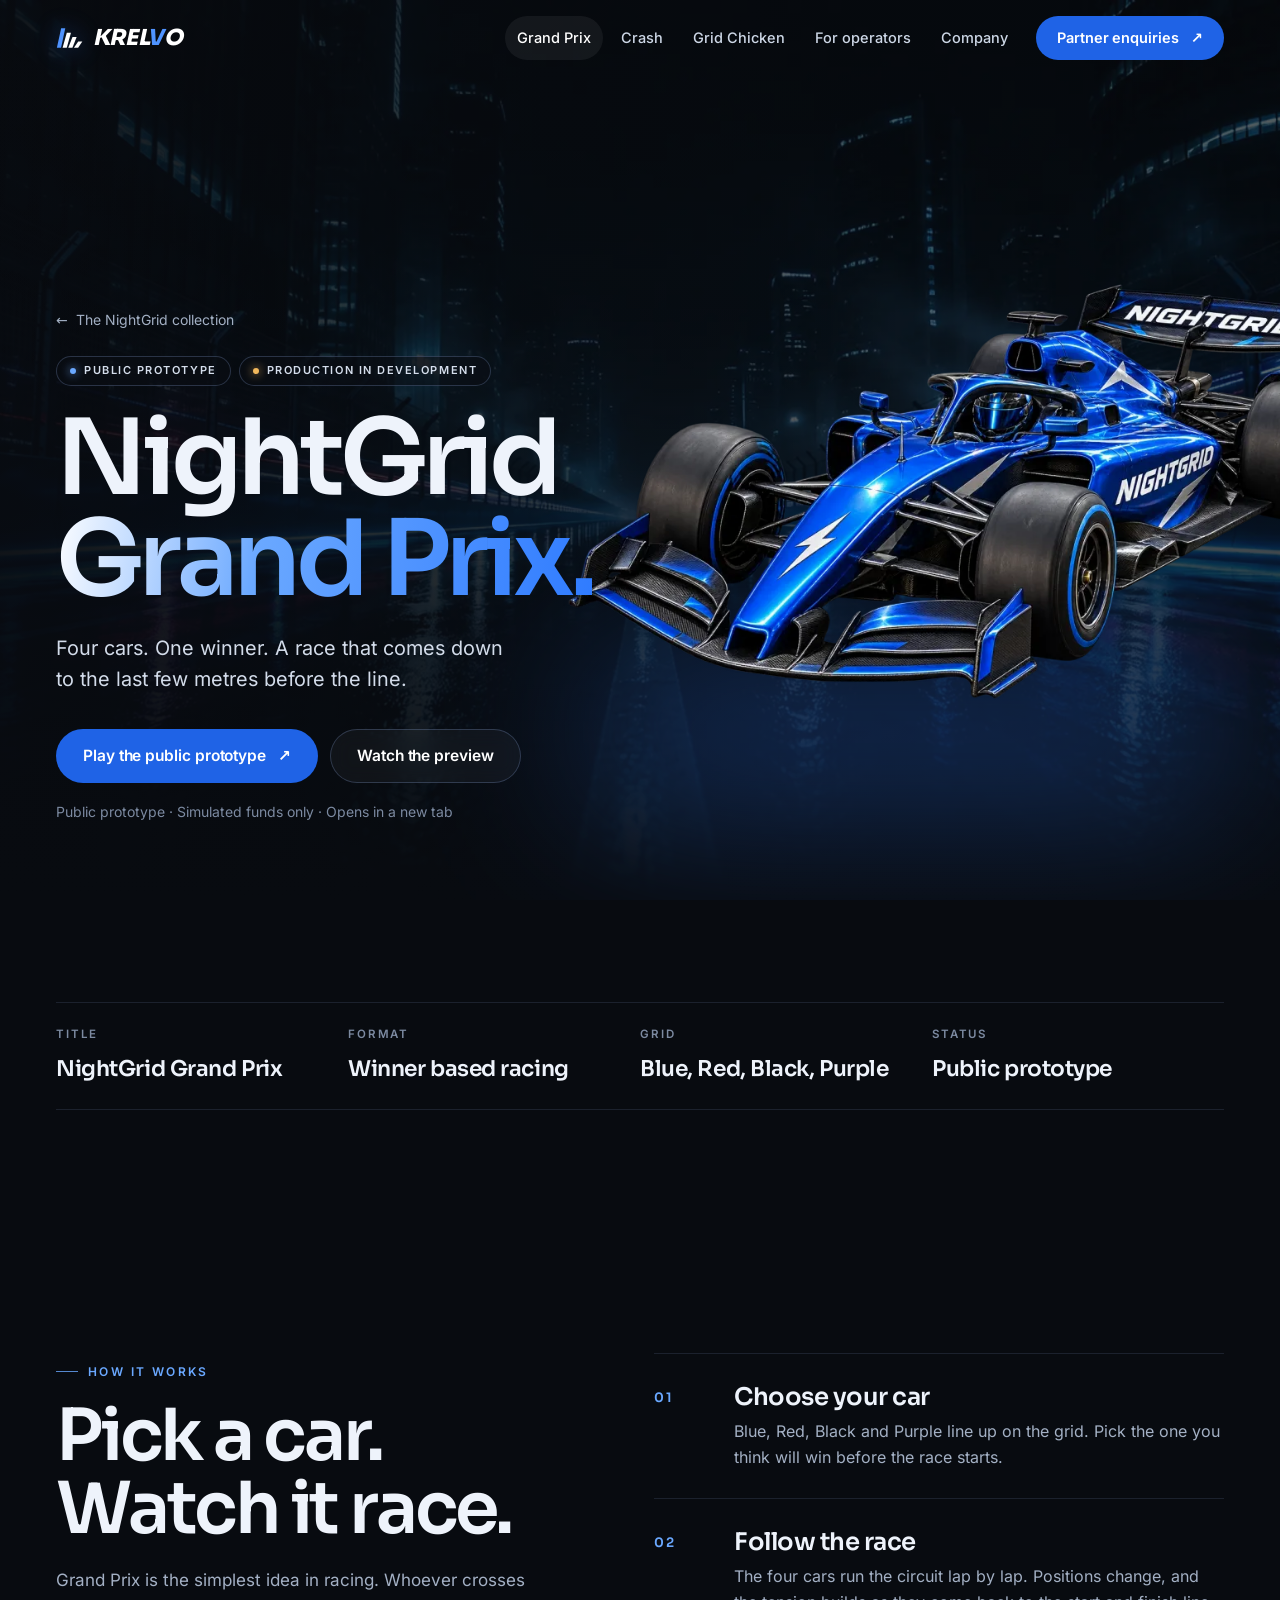
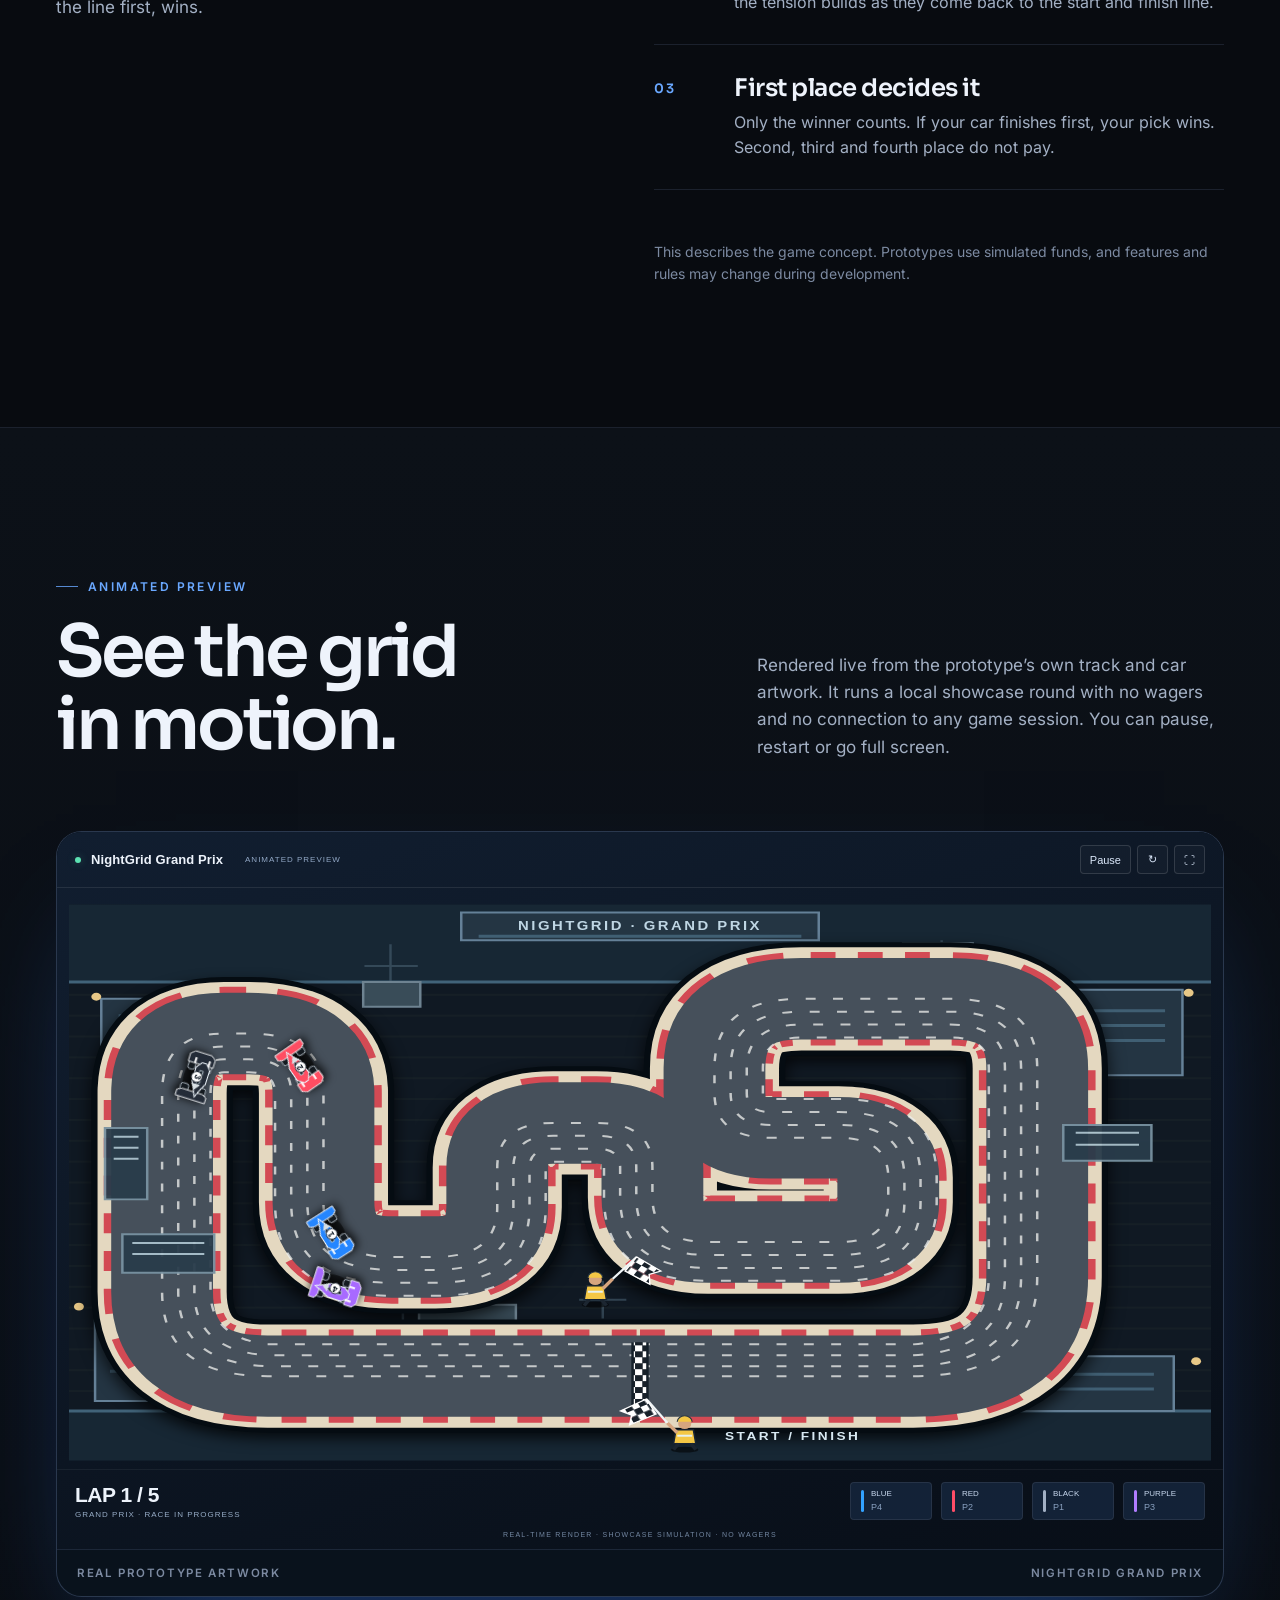
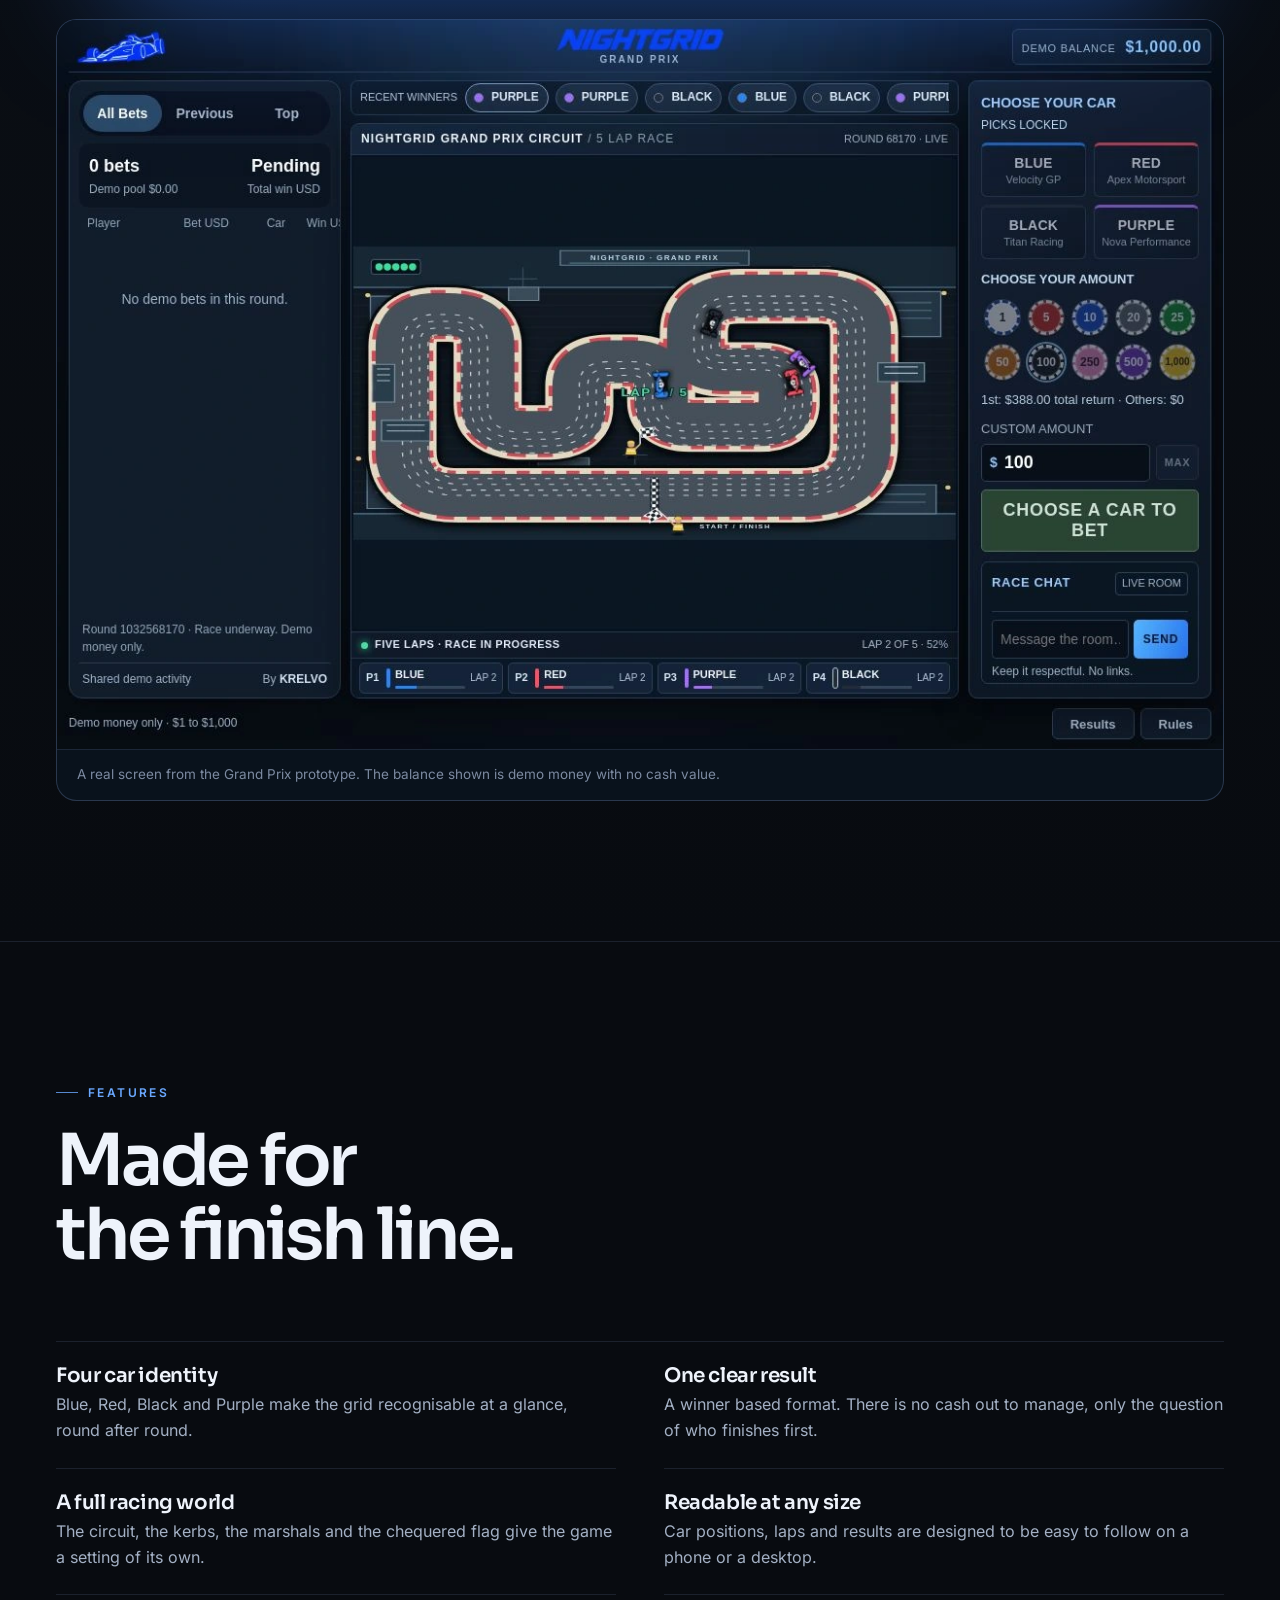
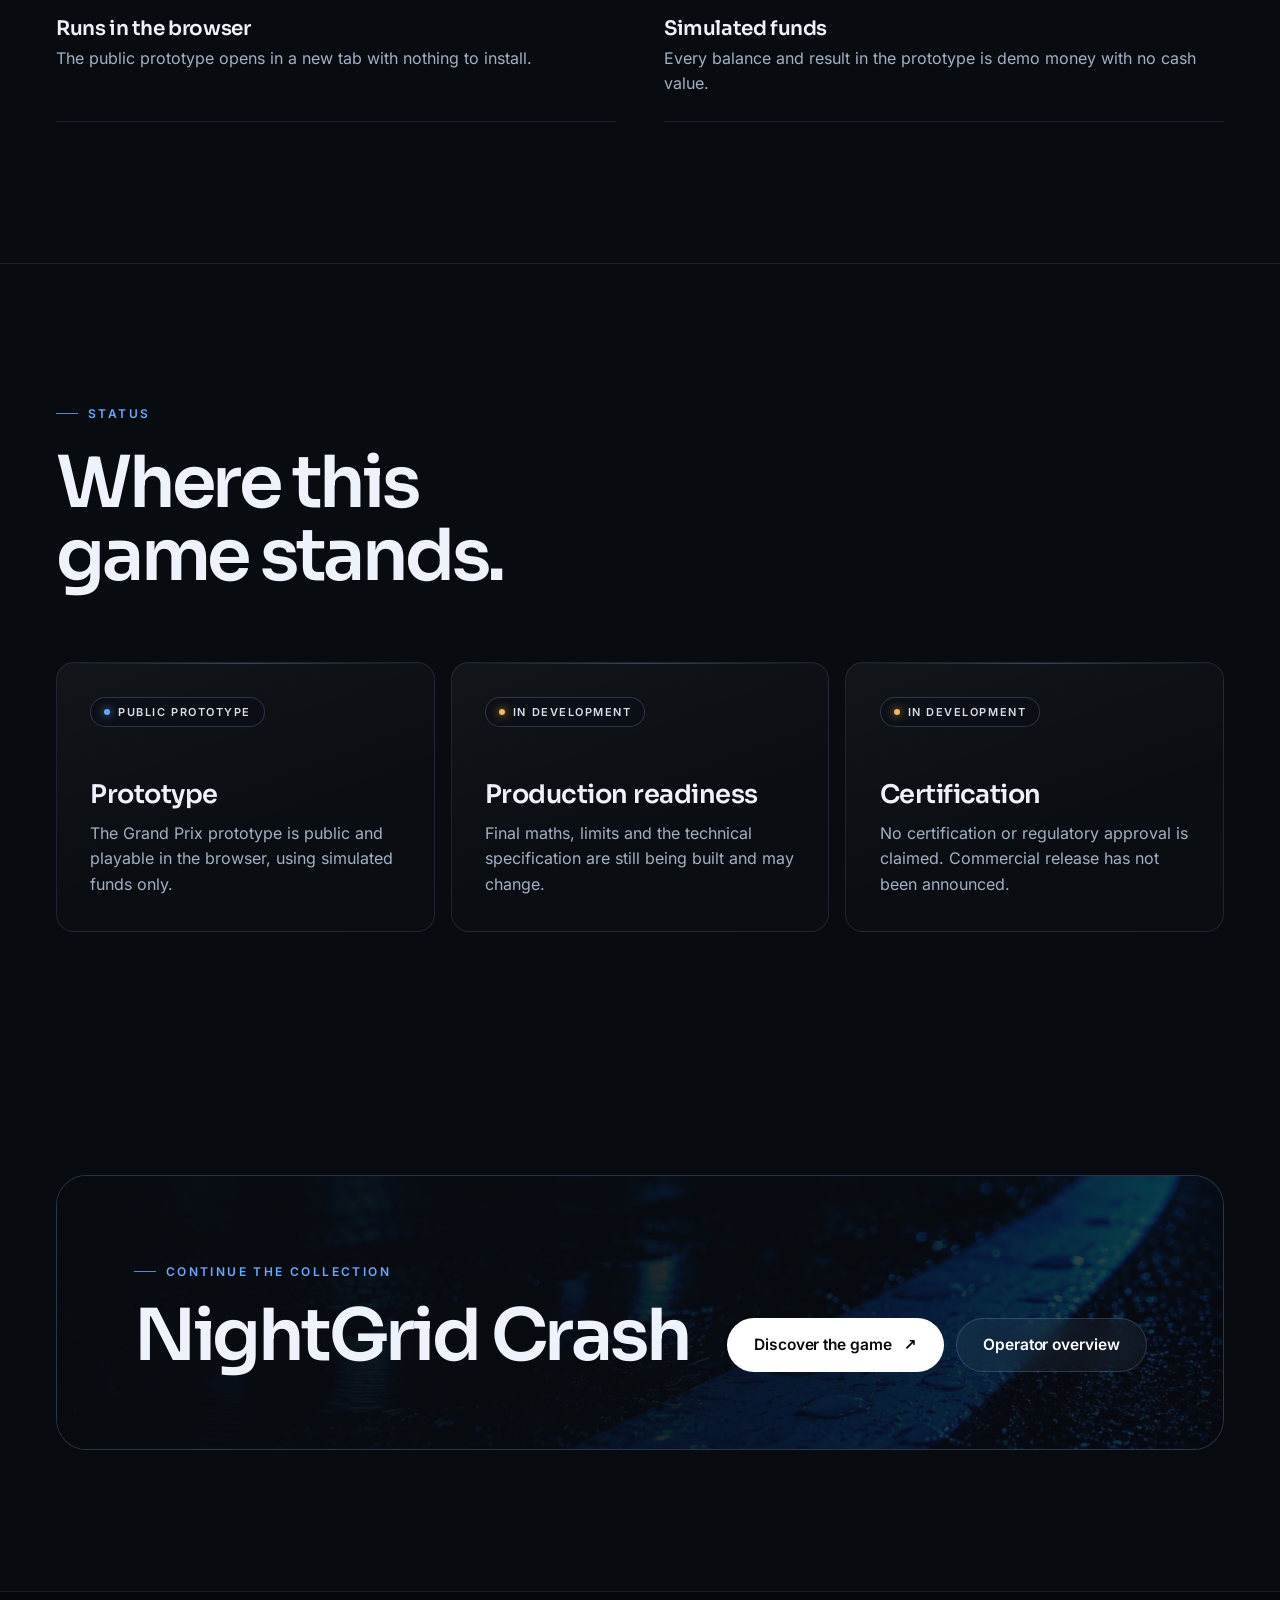
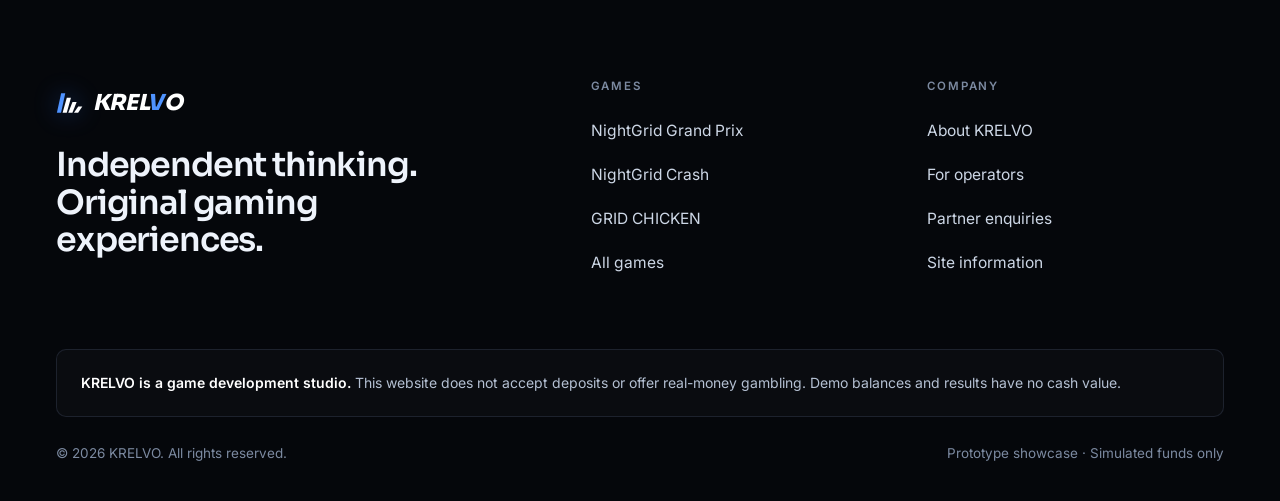
<file: grand-prix.html>
<!doctype html>
<html lang="en" class="no-js">
<head>
<meta charset="utf-8">
<meta name="viewport" content="width=device-width,initial-scale=1,viewport-fit=cover">
<title>NightGrid Grand Prix | KRELVO</title>
<meta name="description" content="NightGrid Grand Prix is a winner based racing game prototype from KRELVO. Four cars, one winner and all the tension of the finish line.">
<link rel="canonical" href="https://krelvo.co/grand-prix.html">
<meta name="theme-color" content="#080b10">
<meta property="og:type" content="website">
<meta property="og:site_name" content="KRELVO">
<meta property="og:title" content="NightGrid Grand Prix | KRELVO">
<meta property="og:description" content="NightGrid Grand Prix is a winner based racing game prototype from KRELVO. Four cars, one winner and all the tension of the finish line.">
<meta property="og:url" content="https://krelvo.co/grand-prix.html">
<meta property="og:image" content="https://krelvo.co/assets/img/share.jpg">
<meta property="og:image:width" content="1200">
<meta property="og:image:height" content="630">
<meta property="og:image:alt" content="The blue NightGrid race car on a neon lit night circuit, with the KRELVO name.">
<meta name="twitter:card" content="summary_large_image">
<meta name="twitter:title" content="NightGrid Grand Prix | KRELVO">
<meta name="twitter:description" content="NightGrid Grand Prix is a winner based racing game prototype from KRELVO. Four cars, one winner and all the tension of the finish line.">
<meta name="twitter:image" content="https://krelvo.co/assets/img/share.jpg">
<link rel="icon" href="/favicon.svg" type="image/svg+xml">
<link rel="icon" href="/favicon-32.png" sizes="32x32" type="image/png">
<link rel="apple-touch-icon" href="/apple-touch-icon.png">
<link rel="manifest" href="/site.webmanifest">
<link rel="preload" href="/assets/fonts/sora.woff2" as="font" type="font/woff2" crossorigin>
<link rel="preload" as="image" href="/assets/img/car-960.webp" imagesrcset="/assets/img/car-640.webp 640w, /assets/img/car-960.webp 960w, /assets/img/nightgrid-car.webp 1536w" imagesizes="(max-width:860px) 104vw, 900px" fetchpriority="high">
<link rel="stylesheet" href="/assets/css/krelvo.css?v=44">
<script>document.documentElement.className='js'+('onpagereveal' in window?'':' vt-fallback');['pagereveal','pageswap'].forEach(function(t){addEventListener(t,function(e){var v=e.viewTransition,n=function(){};if(v){v.ready.catch(n);v.finished.catch(n);v.updateCallbackDone.catch(n)}})});addEventListener('unhandledrejection',function(e){var r=e.reason;if(r&&r.name==='InvalidStateError'&&/Transition was aborted/.test(r.message||''))e.preventDefault()})</script>
<script type="application/ld+json">{"@context":"https://schema.org","@type":"VideoGame","name":"NightGrid Grand Prix","url":"https://krelvo.co/grand-prix.html","genre":"Racing","description":"NightGrid Grand Prix is a winner based racing game prototype from KRELVO. Four cars, one winner and all the tension of the finish line.","author":{"@type":"Organization","name":"KRELVO"},"creativeWorkStatus":"Prototype"}</script>
</head>
<body>
<a class="skip" href="#main">Skip to content</a>
<header class="site-header">
  <nav class="wrap nav" aria-label="Main navigation">
    <a class="brand" href="/" aria-label="KRELVO home"><svg viewBox="0 0 33 32" aria-hidden="true"><path class="mark-lit" d="M6.2 4h5.1L6.1 28H1z"/><path class="mark-lane" d="M13.2 9.4h5.1L13.1 28H8z"/><path class="mark-lane" d="M20.2 14.8h5.1L20.1 28H15z"/><path class="mark-lane" d="M27.2 20.2h5.1L27.1 28H22z"/></svg><span>KREL<b>V</b>O</span></a>
    <button class="menu-btn" type="button" aria-expanded="false" aria-controls="nav-links"><span>Menu</span><i aria-hidden="true"></i></button>
    <div class="nav-links" id="nav-links">
      <a href="/grand-prix.html" aria-current="page">Grand Prix</a>
      <a href="/crash.html">Crash</a>
      <a href="/grid-chicken.html">Grid Chicken</a>
      <a href="/operators.html">For operators</a>
      <a href="/studio.html">Company</a>
      <a class="btn btn--sm" href="/operators.html#enquiries" data-magnetic>Partner enquiries <span class="arr" aria-hidden="true">↗</span></a>
    </div>
  </nav>
</header>
<main id="main" style="--hue:var(--blue)">
  <section class="game-hero">
    <div class="plate" style="--img:url('/assets/img/circuit.webp');opacity:.6" aria-hidden="true"></div>
    <div class="glow" aria-hidden="true"></div>
    <img class="car" style="--f:none" src="/assets/img/nightgrid-car.webp" srcset="/assets/img/car-640.webp 640w, /assets/img/car-960.webp 960w, /assets/img/nightgrid-car.webp 1536w" sizes="(max-width:860px) 104vw, 900px" width="1536" height="1024" alt="The blue NightGrid Grand Prix race car" fetchpriority="high">
    <div class="wrap" data-reveal="first">
      <a class="back" href="/#games"><span aria-hidden="true">←</span> The NightGrid collection</a>
      <div class="badges"><span class="badge badge--public">Public prototype</span><span class="badge badge--dev">Production in development</span></div>
      <h1 class="h-xl" style="margin-top:22px"><span class="l" style="--li:0"><span>NightGrid</span></span><span class="l" style="--li:1"><span><span class="accent">Grand Prix.</span></span></span></h1>
      <p class="lead" style="margin-top:24px;max-width:23em">Four cars. One winner. A race that comes down to the last few metres before the line.</p>
      <div class="hero-actions"><a class="btn" href="https://nightgrid-grand-prix.tobydawg.chatgpt.site" target="_blank" rel="noopener" data-magnetic>Play the public prototype <span class="arr" aria-hidden="true">↗</span></a><a class="btn btn--ghost" href="#preview">Watch the preview</a></div>
      <p class="note" style="margin-top:18px">Public prototype · Simulated funds only · Opens in a new tab</p>
    </div>
  </section>

  <section class="solid section--tight">
    <div class="wrap"><dl class="specs" data-reveal>
      <div><dt>Title</dt><dd>NightGrid Grand Prix</dd></div><div><dt>Format</dt><dd>Winner based racing</dd></div><div><dt>Grid</dt><dd>Blue, Red, Black, Purple</dd></div><div><dt>Status</dt><dd>Public prototype</dd></div>
    </dl></div>
  </section>

  <section class="solid section" aria-labelledby="rules-h">
    <div class="wrap grid">
      <div style="grid-column:1/-1" class="flow-l" data-reveal><p class="eyebrow">How it works</p><h2 class="h-lg" id="rules-h" style="margin-top:18px"><span class="l" style="--li:0"><span>Pick a car.</span></span><span class="l" style="--li:1"><span>Watch it race.</span></span></h2><p class="copy" style="margin-top:22px">Grand Prix is the simplest idea in racing. Whoever crosses the line first, wins.</p></div>
      <ol class="steps flow-r" style="grid-column:1/-1"><li data-reveal style="--i:0"><h3>Choose your car</h3><p>Blue, Red, Black and Purple line up on the grid. Pick the one you think will win before the race starts.</p></li><li data-reveal style="--i:1"><h3>Follow the race</h3><p>The four cars run the circuit lap by lap. Positions change, and the tension builds as they come back to the start and finish line.</p></li><li data-reveal style="--i:2"><h3>First place decides it</h3><p>Only the winner counts. If your car finishes first, your pick wins. Second, third and fourth place do not pay.</p></li></ol>
      <p class="note flow-note" style="grid-column:1/-1" data-reveal>This describes the game concept. Prototypes use simulated funds, and features and rules may change during development.</p>
    </div>
  </section>

  <section class="solid solid--panel section edge-top" id="preview" aria-labelledby="pv-h">
    <div class="wrap">
      <div class="head head--split" data-reveal>
        <div><p class="eyebrow">Animated preview</p><h2 class="h-lg" id="pv-h" style="margin-top:18px"><span class="l" style="--li:0"><span>See the grid</span></span><span class="l" style="--li:1"><span>in motion.</span></span></h2></div>
        <p class="copy">Rendered live from the prototype’s own track and car artwork. It runs a local showcase round with no wagers and no connection to any game session. You can pause, restart or go full screen.</p>
      </div>
      <figure class="preview" data-reveal>
        <iframe class="live-preview" data-src="/previews/grand-prix.html?v=15" title="NightGrid Grand Prix animated track preview" allow="fullscreen"></iframe>
        <noscript><p class="note" style="padding:24px">The animated preview needs JavaScript. <a class="link" href="/previews/grand-prix.html">Open the preview on its own page</a></p></noscript>
        <figcaption><span>Real prototype artwork</span><span>NightGrid Grand Prix</span></figcaption>
      </figure>
      <figure class="shot" data-reveal style="margin-top:22px">
        <img src="/assets/img/grand-prix-screen.webp" width="1200" height="750" alt="Screenshot of the NightGrid Grand Prix prototype showing the circuit, the four cars mid race, car selection and a demo balance." loading="lazy">
        <figcaption>A real screen from the Grand Prix prototype. The balance shown is demo money with no cash value.</figcaption>
      </figure>
    </div>
  </section>

  <section class="solid section edge-top" aria-labelledby="ft-h">
    <div class="wrap">
      <div class="head" data-reveal><p class="eyebrow">Features</p><h2 class="h-lg" id="ft-h"><span class="l" style="--li:0"><span>Made for</span></span><span class="l" style="--li:1"><span>the finish line.</span></span></h2></div>
      <ul class="features"><li data-reveal style="--i:0"><h3>Four car identity</h3><p>Blue, Red, Black and Purple make the grid recognisable at a glance, round after round.</p></li><li data-reveal style="--i:1"><h3>One clear result</h3><p>A winner based format. There is no cash out to manage, only the question of who finishes first.</p></li><li data-reveal style="--i:0"><h3>A full racing world</h3><p>The circuit, the kerbs, the marshals and the chequered flag give the game a setting of its own.</p></li><li data-reveal style="--i:1"><h3>Readable at any size</h3><p>Car positions, laps and results are designed to be easy to follow on a phone or a desktop.</p></li><li data-reveal style="--i:0"><h3>Runs in the browser</h3><p>The public prototype opens in a new tab with nothing to install.</p></li><li data-reveal style="--i:1"><h3>Simulated funds</h3><p>Every balance and result in the prototype is demo money with no cash value.</p></li></ul>
    </div>
  </section>

  <section class="solid section edge-top" aria-labelledby="st-h">
    <div class="wrap">
      <div class="head" data-reveal><p class="eyebrow">Status</p><h2 class="h-lg" id="st-h"><span class="l" style="--li:0"><span>Where this</span></span><span class="l" style="--li:1"><span>game stands.</span></span></h2></div>
      <div class="cards3">
        <article class="card" data-reveal><span style="margin:0" class="badge badge--public">Public prototype</span><h3 class="h-sm">Prototype</h3><p>The Grand Prix prototype is public and playable in the browser, using simulated funds only.</p></article>
        <article class="card" data-reveal style="--i:1"><span class="badge badge--dev" style="margin:0">In development</span><h3 class="h-sm">Production readiness</h3><p>Final maths, limits and the technical specification are still being built and may change.</p></article>
        <article class="card" data-reveal style="--i:2"><span class="badge badge--dev" style="margin:0">In development</span><h3 class="h-sm">Certification</h3><p>No certification or regulatory approval is claimed. Commercial release has not been announced.</p></article>
      </div>
    </div>
  </section>

  <section class="solid section--tight" style="padding-bottom:clamp(84px,11vw,168px)">
    <div class="wrap"><div class="band" data-reveal><div class="band-row">
      <div><p class="eyebrow">Continue the collection</p><h2 class="h-lg" style="margin-top:18px"><span class="l" style="--li:0"><span>NightGrid Crash</span></span></h2></div>
      <div class="hero-actions" style="margin:0"><a class="btn btn--light" href="/crash.html" data-magnetic>Discover the game <span class="arr" aria-hidden="true">↗</span></a><a class="btn btn--ghost" href="/operators.html" data-magnetic>Operator overview</a></div>
    </div></div></div>
  </section>
</main>
<style>@media (min-width:960px){.flow-l{grid-column:span 5!important;position:sticky;top:120px;align-self:start}.flow-r,.flow-note{grid-column:7/-1!important}}</style>
<footer class="site-footer">
  <div class="wrap">
    <div class="foot-top">
      <div>
        <a class="brand" href="/" aria-label="KRELVO home"><svg viewBox="0 0 33 32" aria-hidden="true"><path class="mark-lit" d="M6.2 4h5.1L6.1 28H1z"/><path class="mark-lane" d="M13.2 9.4h5.1L13.1 28H8z"/><path class="mark-lane" d="M20.2 14.8h5.1L20.1 28H15z"/><path class="mark-lane" d="M27.2 20.2h5.1L27.1 28H22z"/></svg><span>KREL<b>V</b>O</span></a>
        <p class="foot-tag">Independent thinking. Original gaming experiences.</p>
      </div>
      <nav class="foot-col" aria-label="Games">
        <h2>Games</h2>
        <a href="/grand-prix.html">NightGrid Grand Prix</a>
        <a href="/crash.html">NightGrid Crash</a>
        <a href="/grid-chicken.html">GRID CHICKEN</a>
        <a href="/#games">All games</a>
      </nav>
      <nav class="foot-col" aria-label="Company">
        <h2>Company</h2>
        <a href="/studio.html">About KRELVO</a>
        <a href="/operators.html">For operators</a>
        <a href="/operators.html#enquiries">Partner enquiries</a>
        <a href="/information.html">Site information</a>
      </nav>
    </div>
    <p class="legal"><strong>KRELVO is a game development studio.</strong> This website does not accept deposits or offer real-money gambling. Demo balances and results have no cash value.</p>
    <div class="foot-bottom">
      <span>© 2026 KRELVO. All rights reserved.</span>
      <span>Prototype showcase · Simulated funds only</span>
    </div>
  </div>
</footer>
<script src="/assets/js/site.js?v=44" defer></script>
</body>
</html>
</file>
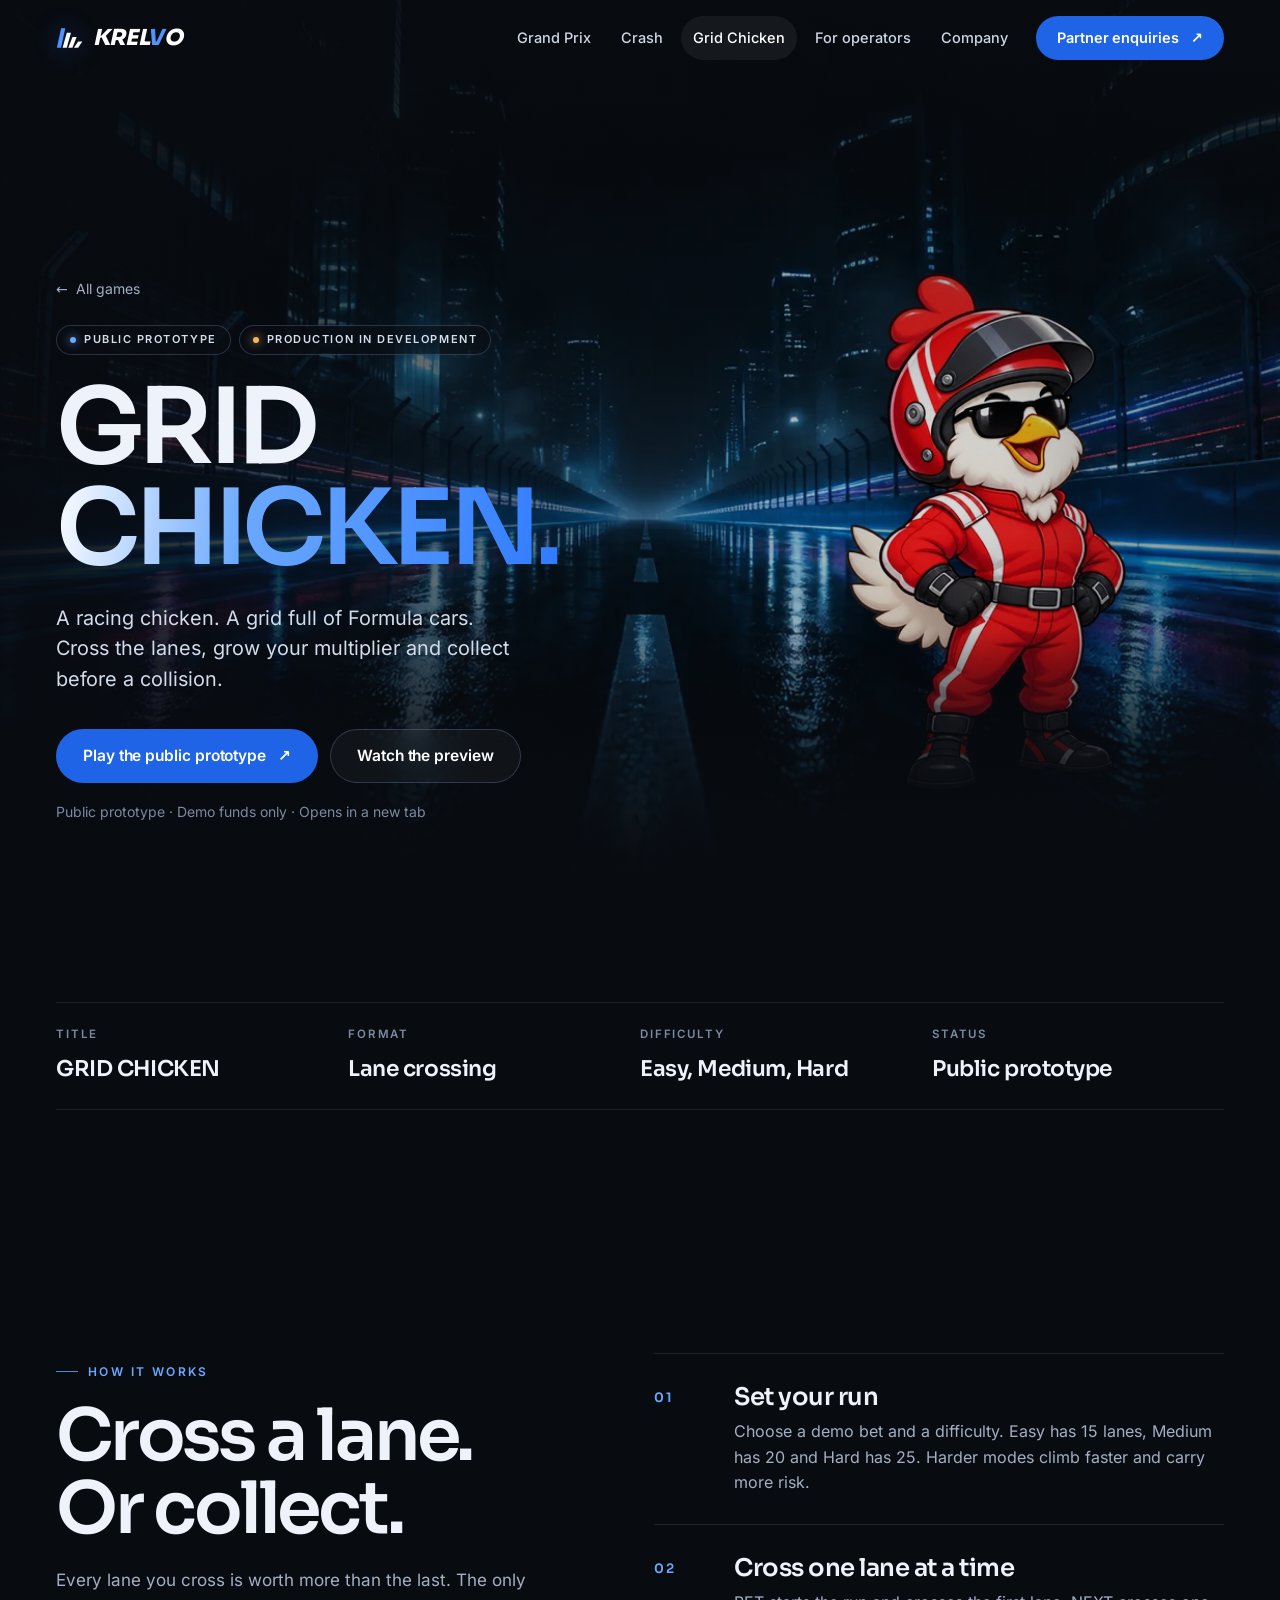
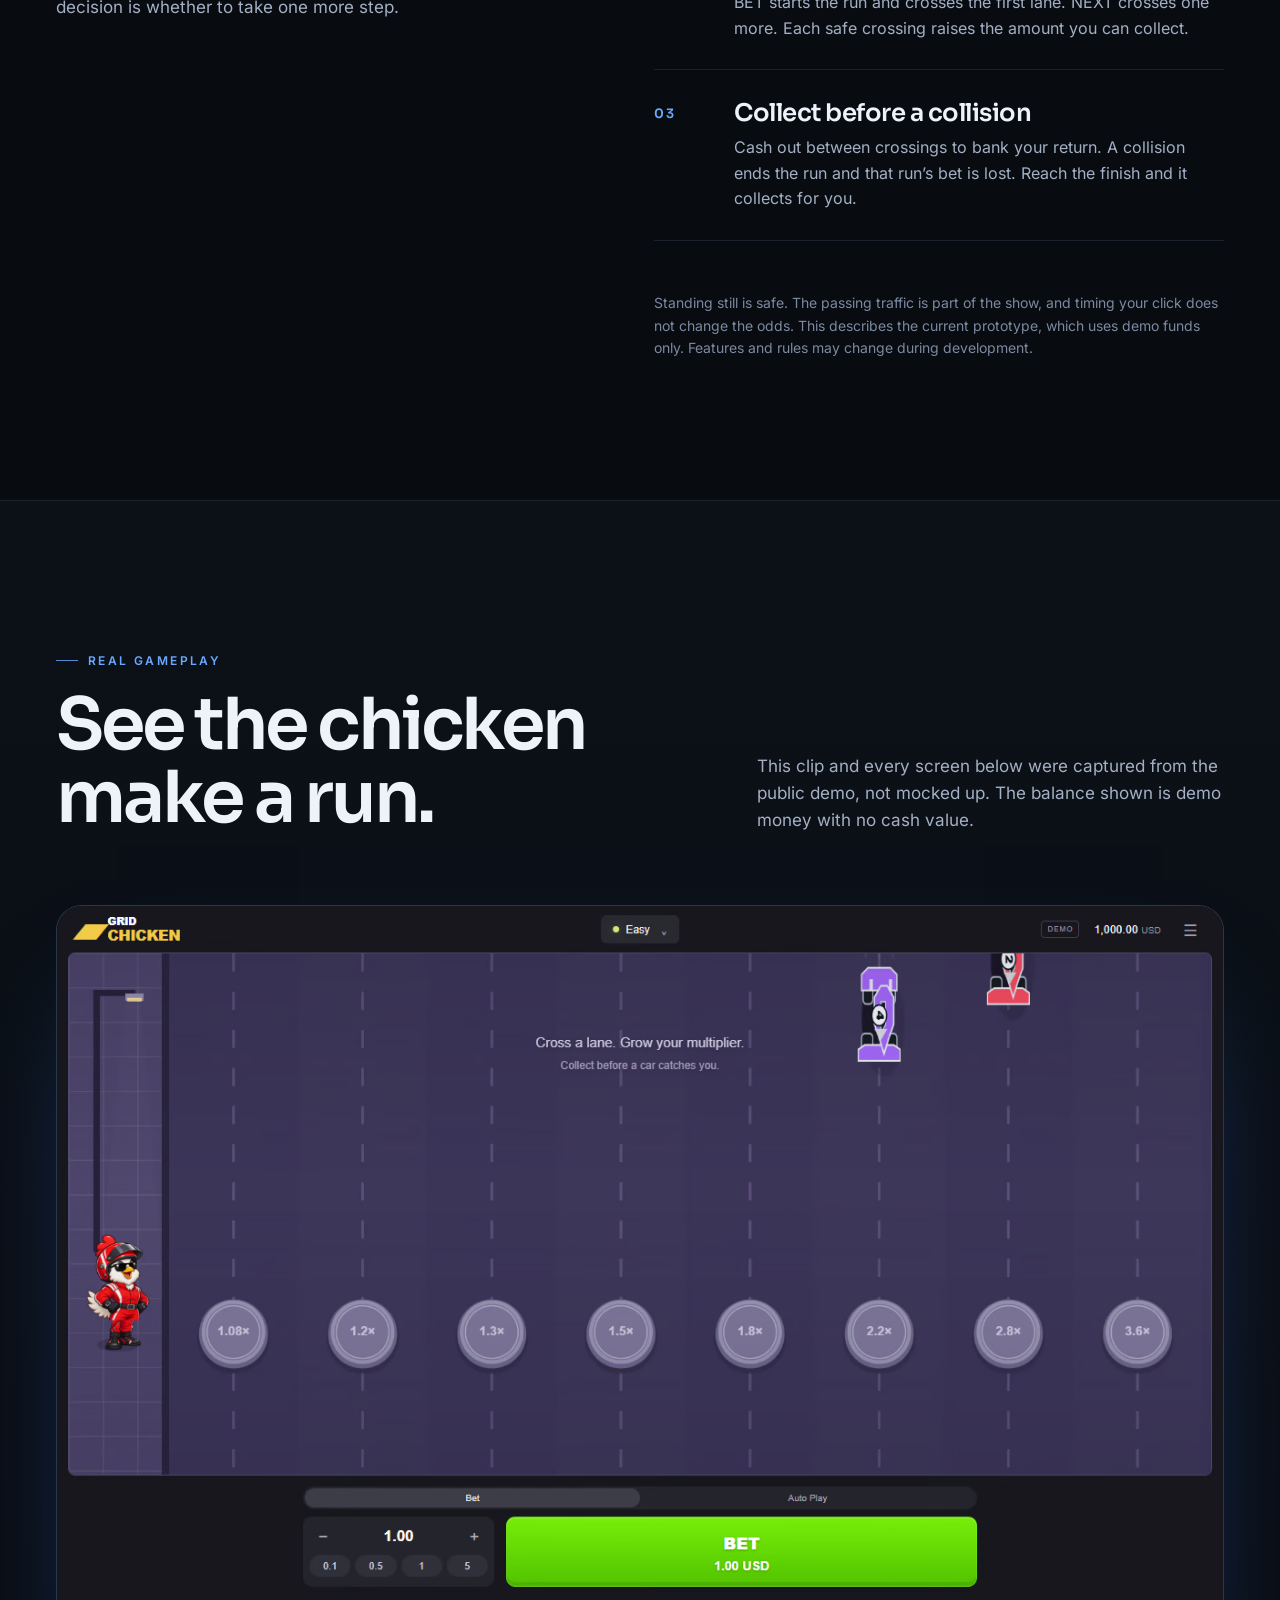
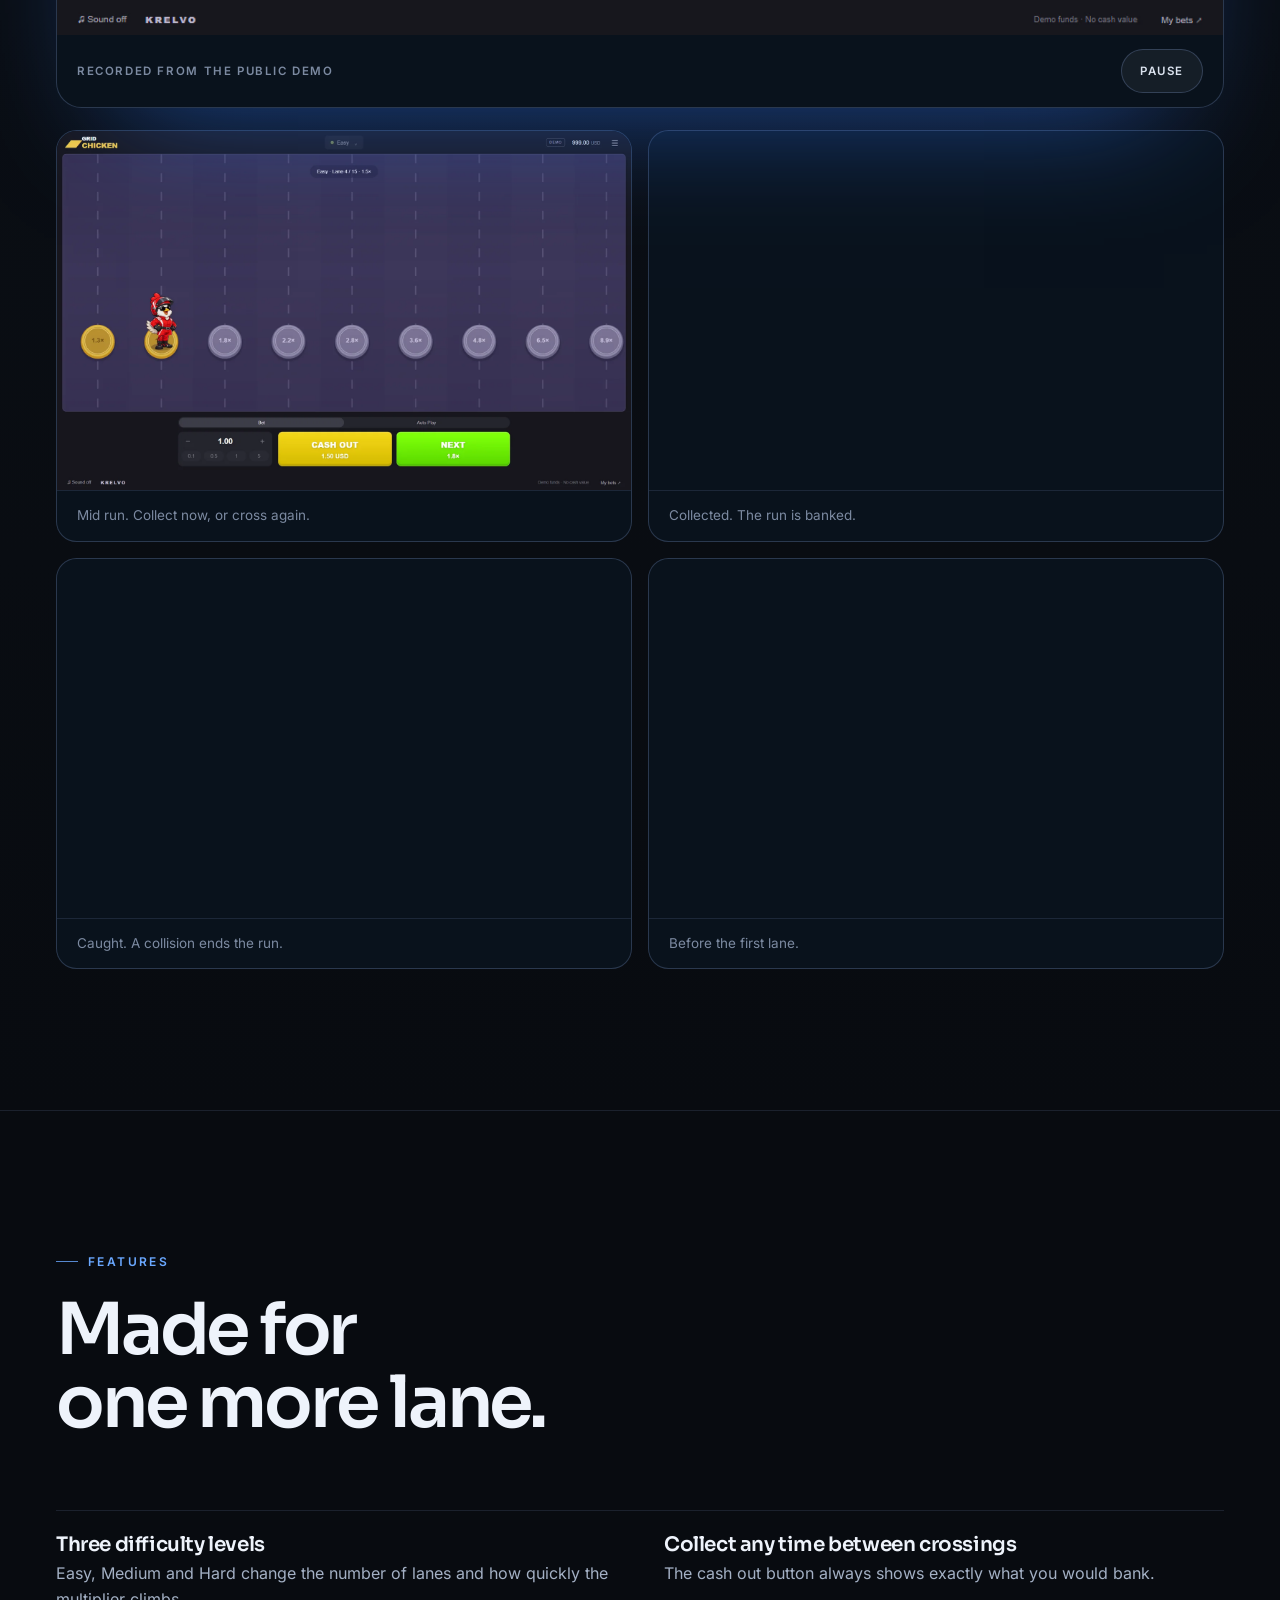
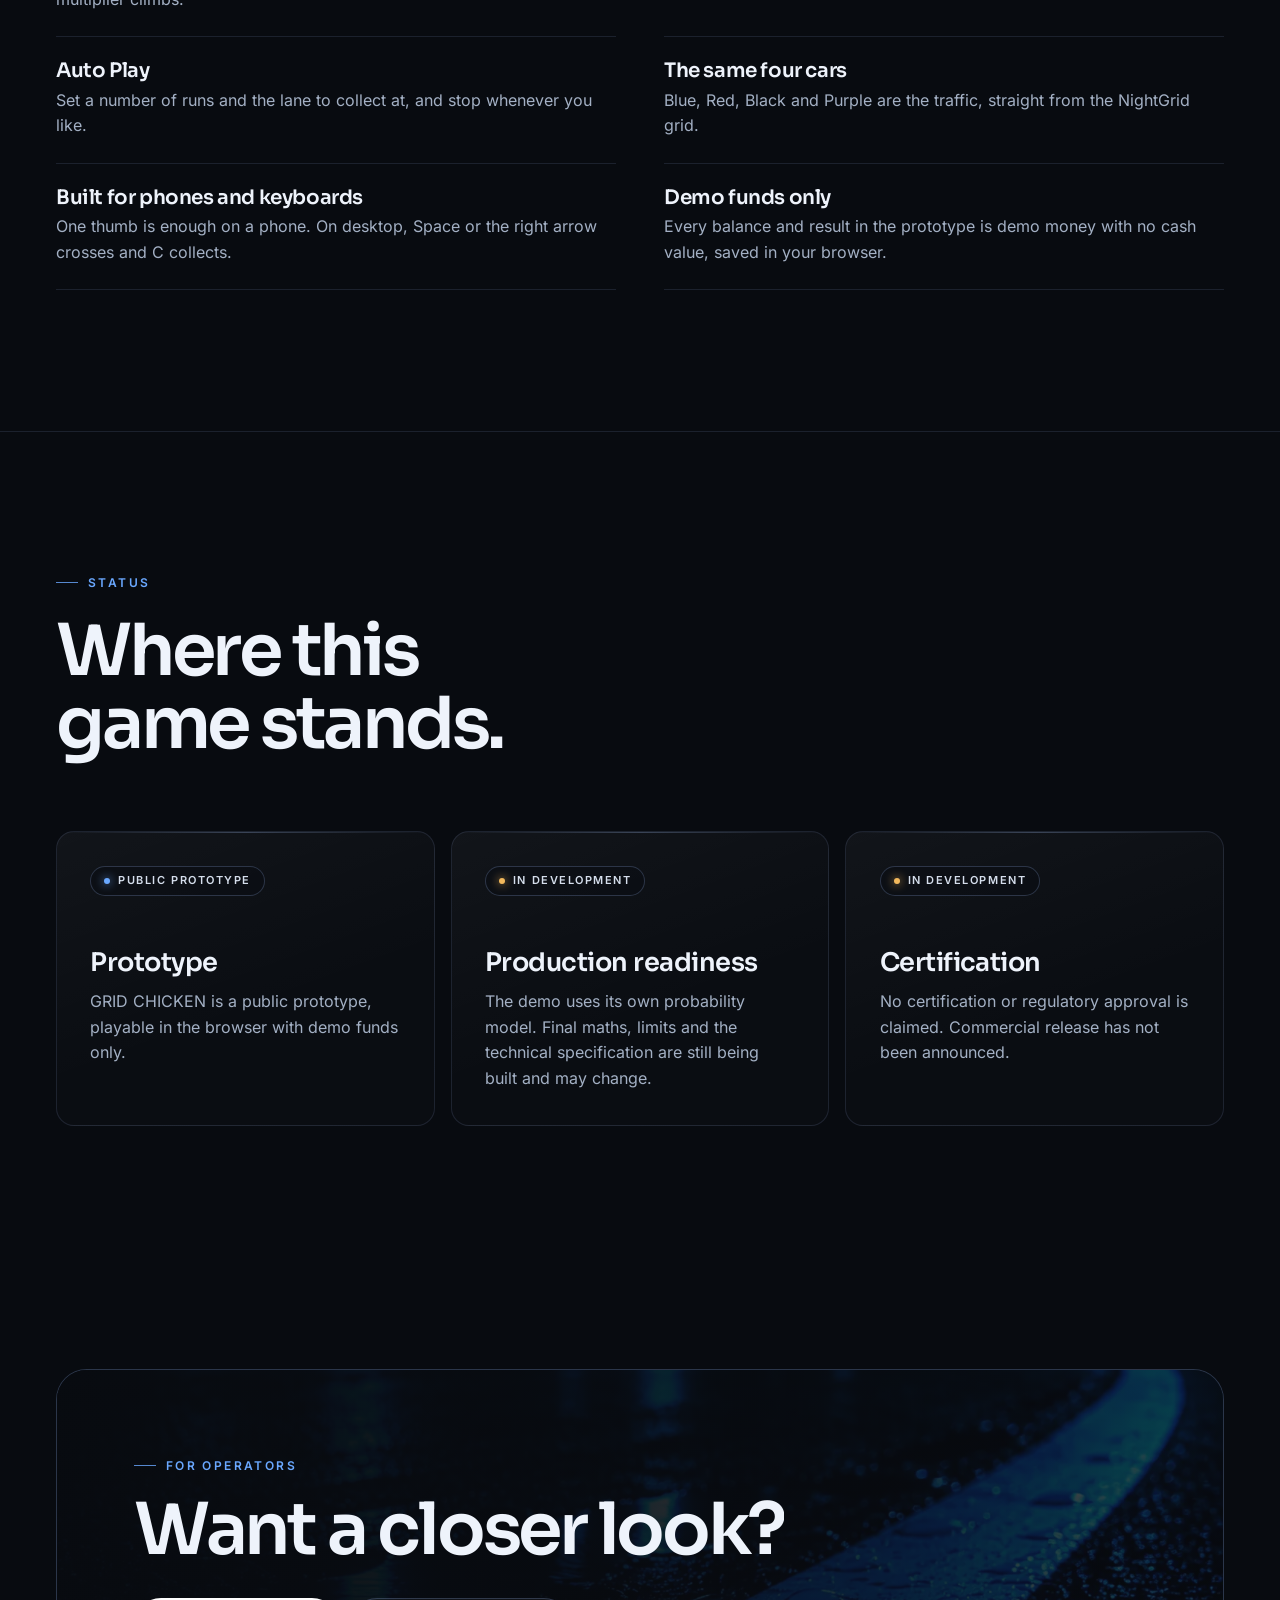
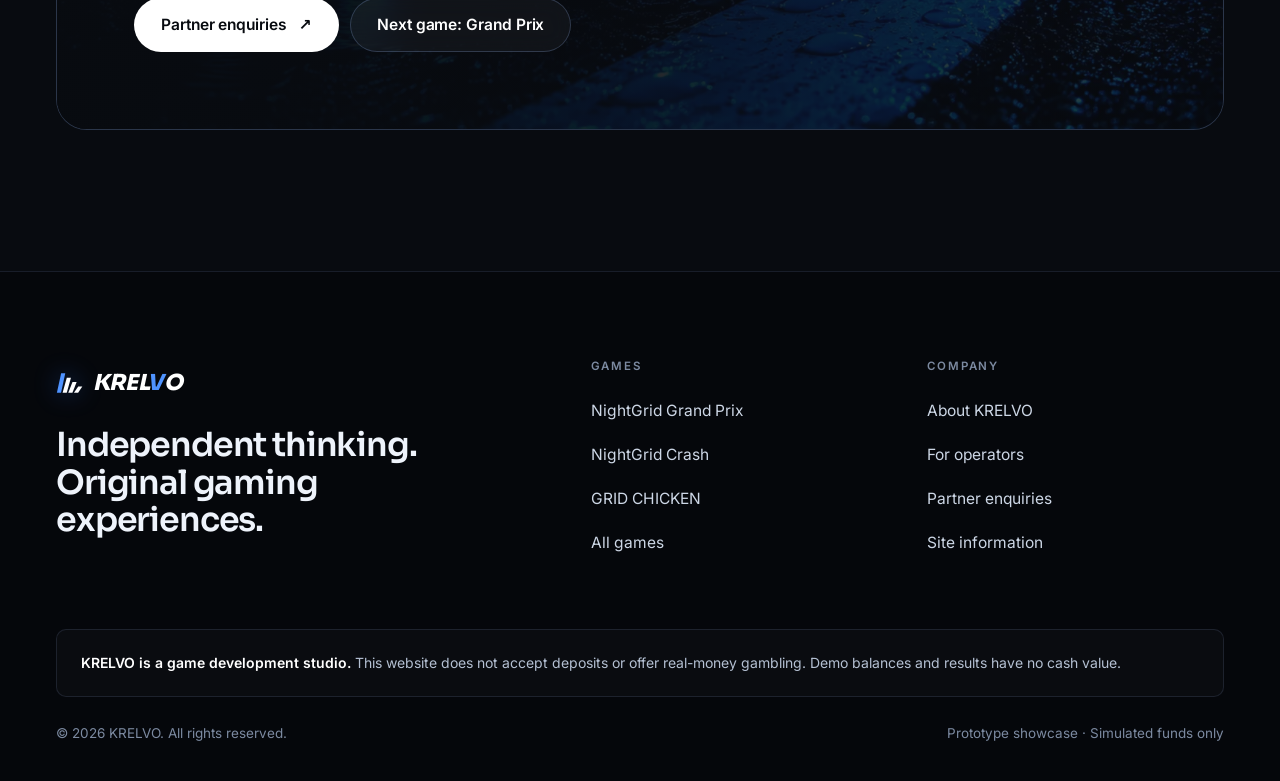
<file: grid-chicken.html>
<!doctype html>
<html lang="en" class="no-js">
<head>
<meta charset="utf-8">
<meta name="viewport" content="width=device-width,initial-scale=1,viewport-fit=cover">
<title>GRID CHICKEN | KRELVO</title>
<meta name="description" content="GRID CHICKEN is a lane crossing game prototype from KRELVO. A racing chicken, a grid full of Formula cars and one decision: cross again or collect.">
<link rel="canonical" href="https://krelvo.co/grid-chicken.html">
<meta name="theme-color" content="#080b10">
<meta property="og:type" content="website">
<meta property="og:site_name" content="KRELVO">
<meta property="og:title" content="GRID CHICKEN | KRELVO">
<meta property="og:description" content="GRID CHICKEN is a lane crossing game prototype from KRELVO. A racing chicken, a grid full of Formula cars and one decision: cross again or collect.">
<meta property="og:url" content="https://krelvo.co/grid-chicken.html">
<meta property="og:image" content="https://krelvo.co/assets/img/share.jpg">
<meta property="og:image:width" content="1200">
<meta property="og:image:height" content="630">
<meta property="og:image:alt" content="The blue NightGrid race car on a neon lit night circuit, with the KRELVO name.">
<meta name="twitter:card" content="summary_large_image">
<meta name="twitter:title" content="GRID CHICKEN | KRELVO">
<meta name="twitter:description" content="GRID CHICKEN is a lane crossing game prototype from KRELVO. A racing chicken, a grid full of Formula cars and one decision: cross again or collect.">
<meta name="twitter:image" content="https://krelvo.co/assets/img/share.jpg">
<link rel="icon" href="/favicon.svg" type="image/svg+xml">
<link rel="icon" href="/favicon-32.png" sizes="32x32" type="image/png">
<link rel="apple-touch-icon" href="/apple-touch-icon.png">
<link rel="manifest" href="/site.webmanifest">
<link rel="preload" href="/assets/fonts/sora.woff2" as="font" type="font/woff2" crossorigin>
<link rel="preload" as="image" href="/assets/img/grid-chicken/chicken.webp" fetchpriority="high">
<link rel="stylesheet" href="/assets/css/krelvo.css?v=44">
<script>document.documentElement.className='js'+('onpagereveal' in window?'':' vt-fallback');['pagereveal','pageswap'].forEach(function(t){addEventListener(t,function(e){var v=e.viewTransition,n=function(){};if(v){v.ready.catch(n);v.finished.catch(n);v.updateCallbackDone.catch(n)}})});addEventListener('unhandledrejection',function(e){var r=e.reason;if(r&&r.name==='InvalidStateError'&&/Transition was aborted/.test(r.message||''))e.preventDefault()})</script>
<script type="application/ld+json">{"@context":"https://schema.org","@type":"VideoGame","name":"GRID CHICKEN","url":"https://krelvo.co/grid-chicken.html","genre":"Racing","description":"A lane crossing game prototype from KRELVO.","author":{"@type":"Organization","name":"KRELVO"},"creativeWorkStatus":"Prototype"}</script>
</head>
<body>
<a class="skip" href="#main">Skip to content</a>
<header class="site-header">
  <nav class="wrap nav" aria-label="Main navigation">
    <a class="brand" href="/" aria-label="KRELVO home"><svg viewBox="0 0 33 32" aria-hidden="true"><path class="mark-lit" d="M6.2 4h5.1L6.1 28H1z"/><path class="mark-lane" d="M13.2 9.4h5.1L13.1 28H8z"/><path class="mark-lane" d="M20.2 14.8h5.1L20.1 28H15z"/><path class="mark-lane" d="M27.2 20.2h5.1L27.1 28H22z"/></svg><span>KREL<b>V</b>O</span></a>
    <button class="menu-btn" type="button" aria-expanded="false" aria-controls="nav-links"><span>Menu</span><i aria-hidden="true"></i></button>
    <div class="nav-links" id="nav-links">
      <a href="/grand-prix.html">Grand Prix</a>
      <a href="/crash.html">Crash</a>
      <a href="/grid-chicken.html" aria-current="page">Grid Chicken</a>
      <a href="/operators.html">For operators</a>
      <a href="/studio.html">Company</a>
      <a class="btn btn--sm" href="/operators.html#enquiries" data-magnetic>Partner enquiries <span class="arr" aria-hidden="true">↗</span></a>
    </div>
  </nav>
</header>
<main id="main" style="--hue:var(--red)">
  <section class="game-hero chick-hero-sec">
    <div class="scene scene--inset" data-scene="chicken" aria-hidden="true">
      <div class="scene-poster scene-poster--circuit"><img src="/assets/img/grid-chicken/chicken.webp" width="270" height="500" alt="" fetchpriority="high"></div>
      <canvas></canvas>
      <div class="scene-vignette"></div>
    </div>
    <div class="wrap" data-reveal="first">
      <a class="back" href="/#games"><span aria-hidden="true">←</span> All games</a>
      <div class="badges"><span class="badge badge--public">Public prototype</span><span class="badge badge--dev">Production in development</span></div>
      <h1 class="h-xl" style="margin-top:22px"><span class="l" style="--li:0"><span>GRID</span></span><span class="l" style="--li:1"><span><span class="accent">CHICKEN.</span></span></span></h1>
      <p class="lead" style="margin-top:24px;max-width:23em">A racing chicken. A grid full of Formula cars. Cross the lanes, grow your multiplier and collect before a collision.</p>
      <div class="hero-actions"><a class="btn" href="https://grid-chicken.tobydawg.chatgpt.site/" target="_blank" rel="noopener" data-magnetic>Play the public prototype <span class="arr" aria-hidden="true">↗</span></a><a class="btn btn--ghost" href="#preview">Watch the preview</a></div>
      <p class="note" style="margin-top:18px">Public prototype · Demo funds only · Opens in a new tab</p>
    </div>
  </section>

  <section class="solid section--tight">
    <div class="wrap"><dl class="specs" data-reveal>
      <div><dt>Title</dt><dd>GRID CHICKEN</dd></div><div><dt>Format</dt><dd>Lane crossing</dd></div><div><dt>Difficulty</dt><dd>Easy, Medium, Hard</dd></div><div><dt>Status</dt><dd>Public prototype</dd></div>
    </dl></div>
  </section>

  <section class="solid section" aria-labelledby="rules-h">
    <div class="wrap grid">
      <div style="grid-column:1/-1" class="flow-l" data-reveal><p class="eyebrow">How it works</p><h2 class="h-lg" id="rules-h" style="margin-top:18px"><span class="l" style="--li:0"><span>Cross a lane.</span></span><span class="l" style="--li:1"><span>Or collect.</span></span></h2><p class="copy" style="margin-top:22px">Every lane you cross is worth more than the last. The only decision is whether to take one more step.</p></div>
      <ol class="steps flow-r" style="grid-column:1/-1">
        <li data-reveal><h3>Set your run</h3><p>Choose a demo bet and a difficulty. Easy has 15 lanes, Medium has 20 and Hard has 25. Harder modes climb faster and carry more risk.</p></li>
        <li data-reveal style="--i:1"><h3>Cross one lane at a time</h3><p>BET starts the run and crosses the first lane. NEXT crosses one more. Each safe crossing raises the amount you can collect.</p></li>
        <li data-reveal style="--i:2"><h3>Collect before a collision</h3><p>Cash out between crossings to bank your return. A collision ends the run and that run’s bet is lost. Reach the finish and it collects for you.</p></li>
      </ol>
      <p class="note flow-note" style="grid-column:1/-1" data-reveal>Standing still is safe. The passing traffic is part of the show, and timing your click does not change the odds. This describes the current prototype, which uses demo funds only. Features and rules may change during development.</p>
    </div>
  </section>

  <section class="solid solid--panel section edge-top" id="preview" aria-labelledby="pv-h">
    <div class="wrap">
      <div class="head head--split" data-reveal>
        <div><p class="eyebrow">Real gameplay</p><h2 class="h-lg" id="pv-h" style="margin-top:18px"><span class="l" style="--li:0"><span>See the chicken</span></span><span class="l" style="--li:1"><span>make a run.</span></span></h2></div>
        <p class="copy">This clip and every screen below were captured from the public demo, not mocked up. The balance shown is demo money with no cash value.</p>
      </div>
      <figure class="preview" data-reveal>
        <video class="clip" muted loop playsinline preload="none" poster="/assets/video/grid-chicken-poster.jpg" width="1280" height="800" aria-label="Screen recording of GRID CHICKEN: the chicken crosses several lanes, collects, and is later caught by a car.">
          <source src="/assets/video/grid-chicken.webm" type="video/webm"><source src="/assets/video/grid-chicken.mp4" type="video/mp4">
        </video>
        <figcaption><span>Recorded from the public demo</span><button class="clip-toggle" type="button" aria-pressed="false">Pause</button></figcaption>
      </figure>
      <div class="shots">
        <figure class="shot" data-reveal><img src="/assets/img/grid-chicken/screen-crossing.webp" width="1600" height="1000" alt="GRID CHICKEN mid run on Easy: the chicken stands on lane 4 of 15 at 1.5 times, with Cash out and Next buttons below." loading="lazy" decoding="async"><figcaption>Mid run. Collect now, or cross again.</figcaption></figure>
        <figure class="shot" data-reveal><img src="/assets/img/grid-chicken/screen-collected.webp" width="1600" height="1000" alt="GRID CHICKEN after cashing out: a Collected panel shows the return and the multiplier." loading="lazy" decoding="async"><figcaption>Collected. The run is banked.</figcaption></figure>
        <figure class="shot" data-reveal><img src="/assets/img/grid-chicken/screen-collision.webp" width="1600" height="1000" alt="GRID CHICKEN after a collision: a panel reads Car collision, Oops, too slow." loading="lazy" decoding="async"><figcaption>Caught. A collision ends the run.</figcaption></figure>
        <figure class="shot" data-reveal><img src="/assets/img/grid-chicken/screen-start.webp" width="1600" height="1000" alt="GRID CHICKEN before a run: the chicken waits at the edge of the grid with the bet controls below." loading="lazy" decoding="async"><figcaption>Before the first lane.</figcaption></figure>
      </div>
    </div>
  </section>

  <section class="solid section edge-top" aria-labelledby="ft-h">
    <div class="wrap">
      <div class="head" data-reveal><p class="eyebrow">Features</p><h2 class="h-lg" id="ft-h"><span class="l" style="--li:0"><span>Made for</span></span><span class="l" style="--li:1"><span>one more lane.</span></span></h2></div>
      <ul class="features"><li data-reveal style="--i:0"><h3>Three difficulty levels</h3><p>Easy, Medium and Hard change the number of lanes and how quickly the multiplier climbs.</p></li><li data-reveal style="--i:1"><h3>Collect any time between crossings</h3><p>The cash out button always shows exactly what you would bank.</p></li><li data-reveal style="--i:0"><h3>Auto Play</h3><p>Set a number of runs and the lane to collect at, and stop whenever you like.</p></li><li data-reveal style="--i:1"><h3>The same four cars</h3><p>Blue, Red, Black and Purple are the traffic, straight from the NightGrid grid.</p></li><li data-reveal style="--i:0"><h3>Built for phones and keyboards</h3><p>One thumb is enough on a phone. On desktop, Space or the right arrow crosses and C collects.</p></li><li data-reveal style="--i:1"><h3>Demo funds only</h3><p>Every balance and result in the prototype is demo money with no cash value, saved in your browser.</p></li></ul>
    </div>
  </section>

  <section class="solid section edge-top" aria-labelledby="st-h">
    <div class="wrap">
      <div class="head" data-reveal><p class="eyebrow">Status</p><h2 class="h-lg" id="st-h"><span class="l" style="--li:0"><span>Where this</span></span><span class="l" style="--li:1"><span>game stands.</span></span></h2></div>
      <div class="cards3">
        <article class="card" data-reveal><span class="badge badge--public" style="margin:0">Public prototype</span><h3 class="h-sm">Prototype</h3><p>GRID CHICKEN is a public prototype, playable in the browser with demo funds only.</p></article>
        <article class="card" data-reveal style="--i:1"><span class="badge badge--dev" style="margin:0">In development</span><h3 class="h-sm">Production readiness</h3><p>The demo uses its own probability model. Final maths, limits and the technical specification are still being built and may change.</p></article>
        <article class="card" data-reveal style="--i:2"><span class="badge badge--dev" style="margin:0">In development</span><h3 class="h-sm">Certification</h3><p>No certification or regulatory approval is claimed. Commercial release has not been announced.</p></article>
      </div>
    </div>
  </section>

  <section class="solid section--tight" style="padding-bottom:clamp(84px,11vw,168px)">
    <div class="wrap"><div class="band" data-reveal><div class="band-row">
      <div><p class="eyebrow">For operators</p><h2 class="h-lg" style="margin-top:18px"><span class="l" style="--li:0"><span>Want a closer look?</span></span></h2></div>
      <div class="hero-actions" style="margin:0"><a class="btn btn--light" href="/operators.html#enquiries" data-magnetic>Partner enquiries <span class="arr" aria-hidden="true">↗</span></a><a class="btn btn--ghost" href="/grand-prix.html" data-magnetic>Next game: Grand Prix</a></div>
    </div></div></div>
  </section>
</main>
<style>@media (min-width:960px){.flow-l{grid-column:span 5!important;position:sticky;top:120px;align-self:start}.flow-r,.flow-note{grid-column:7/-1!important}}</style>
<footer class="site-footer">
  <div class="wrap">
    <div class="foot-top">
      <div>
        <a class="brand" href="/" aria-label="KRELVO home"><svg viewBox="0 0 33 32" aria-hidden="true"><path class="mark-lit" d="M6.2 4h5.1L6.1 28H1z"/><path class="mark-lane" d="M13.2 9.4h5.1L13.1 28H8z"/><path class="mark-lane" d="M20.2 14.8h5.1L20.1 28H15z"/><path class="mark-lane" d="M27.2 20.2h5.1L27.1 28H22z"/></svg><span>KREL<b>V</b>O</span></a>
        <p class="foot-tag">Independent thinking. Original gaming experiences.</p>
      </div>
      <nav class="foot-col" aria-label="Games">
        <h2>Games</h2>
        <a href="/grand-prix.html">NightGrid Grand Prix</a>
        <a href="/crash.html">NightGrid Crash</a>
        <a href="/grid-chicken.html">GRID CHICKEN</a>
        <a href="/#games">All games</a>
      </nav>
      <nav class="foot-col" aria-label="Company">
        <h2>Company</h2>
        <a href="/studio.html">About KRELVO</a>
        <a href="/operators.html">For operators</a>
        <a href="/operators.html#enquiries">Partner enquiries</a>
        <a href="/information.html">Site information</a>
      </nav>
    </div>
    <p class="legal"><strong>KRELVO is a game development studio.</strong> This website does not accept deposits or offer real-money gambling. Demo balances and results have no cash value.</p>
    <div class="foot-bottom">
      <span>© 2026 KRELVO. All rights reserved.</span>
      <span>Prototype showcase · Simulated funds only</span>
    </div>
  </div>
</footer>
<script src="/assets/js/site.js?v=44" defer></script>
</body>
</html>
</file>
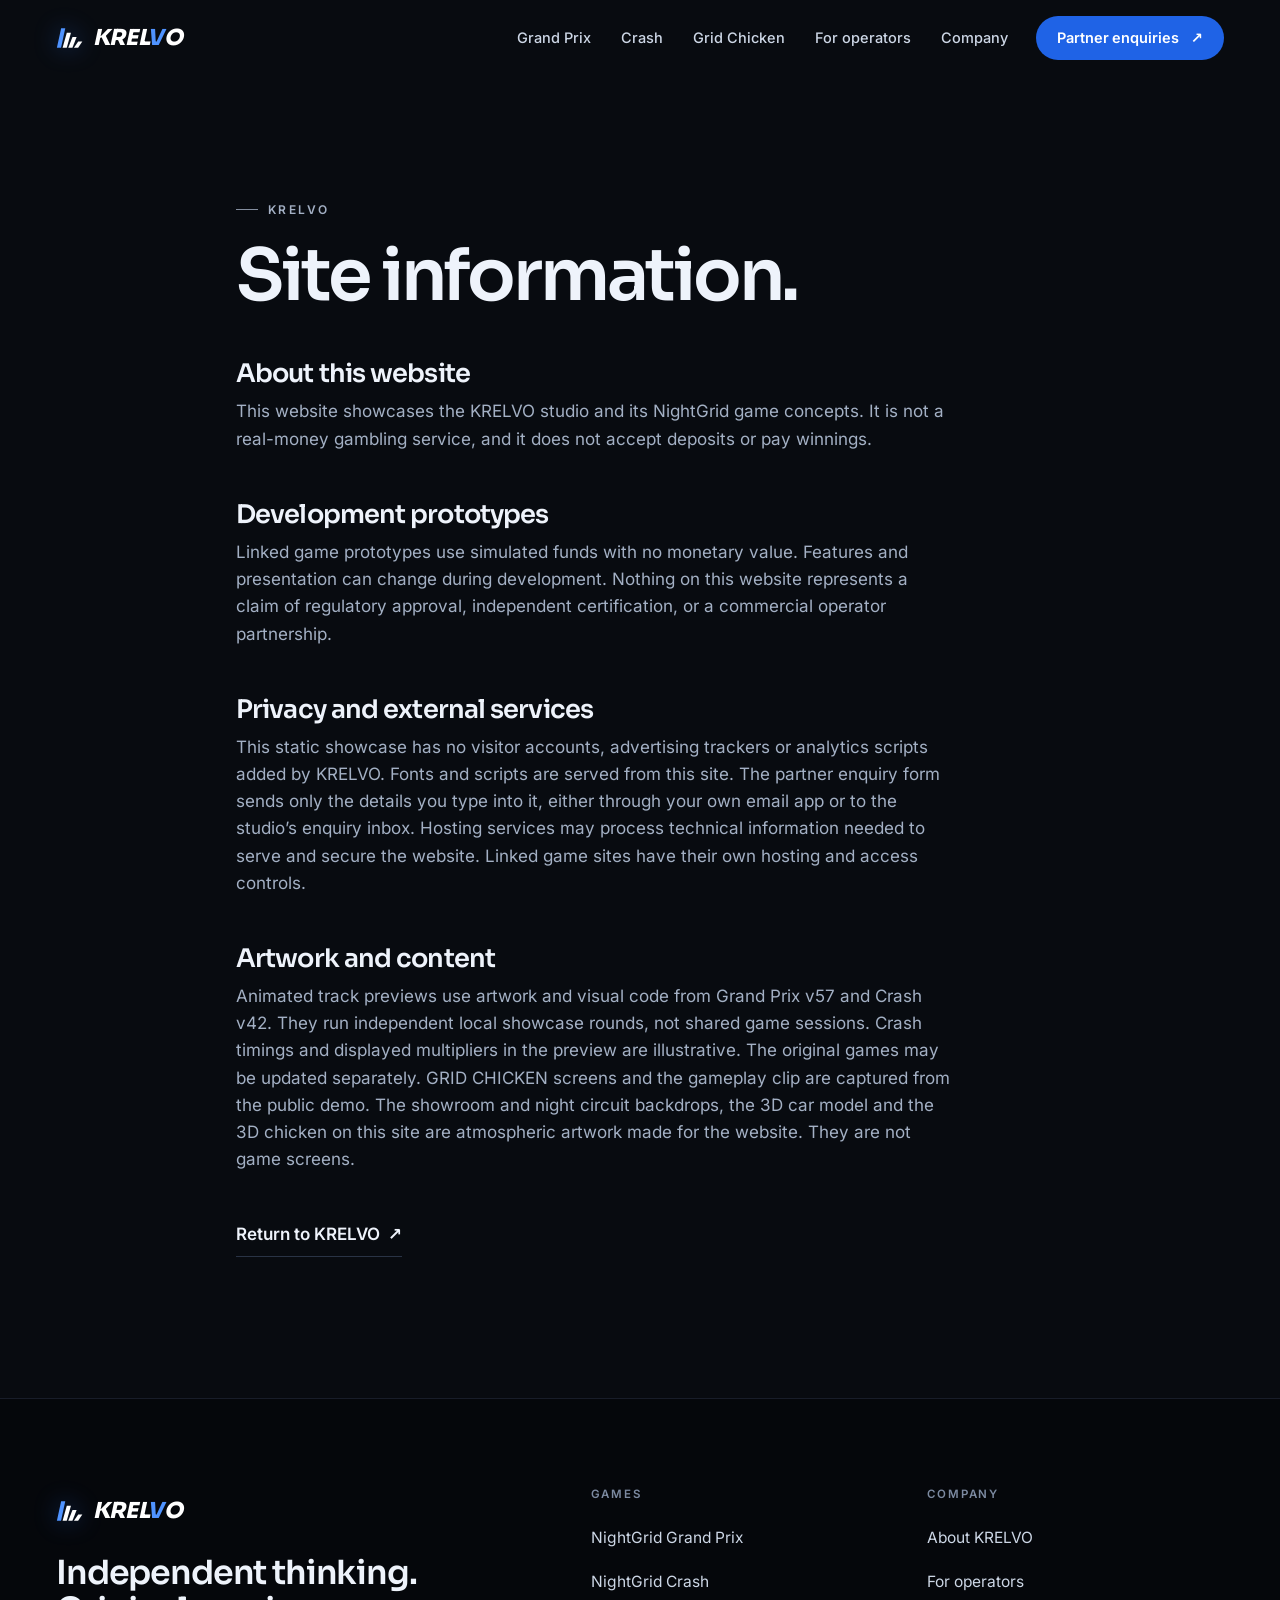
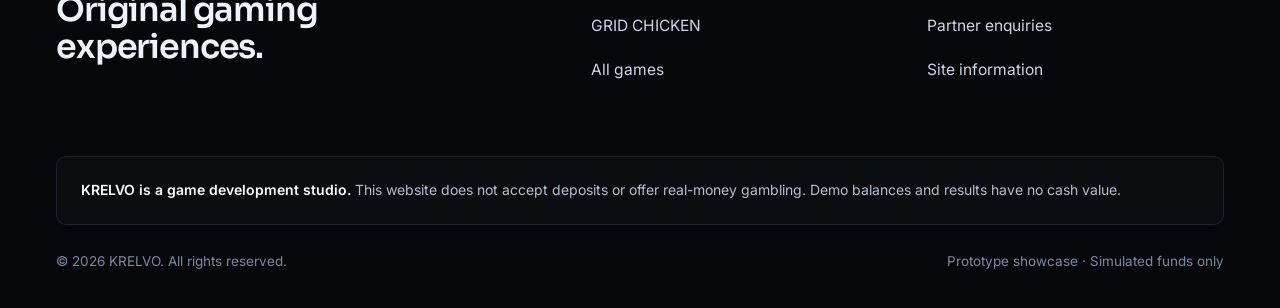
<file: information.html>
<!doctype html>
<html lang="en" class="no-js">
<head>
<meta charset="utf-8">
<meta name="viewport" content="width=device-width,initial-scale=1,viewport-fit=cover">
<title>Site information | KRELVO</title>
<meta name="description" content="Information about the KRELVO website, its development prototypes, privacy and artwork.">
<link rel="canonical" href="https://krelvo.co/information.html">
<meta name="theme-color" content="#080b10">
<meta property="og:type" content="website">
<meta property="og:site_name" content="KRELVO">
<meta property="og:title" content="Site information | KRELVO">
<meta property="og:description" content="Information about the KRELVO website, its development prototypes, privacy and artwork.">
<meta property="og:url" content="https://krelvo.co/information.html">
<meta property="og:image" content="https://krelvo.co/assets/img/share.jpg">
<meta property="og:image:width" content="1200">
<meta property="og:image:height" content="630">
<meta property="og:image:alt" content="The blue NightGrid race car on a neon lit night circuit, with the KRELVO name.">
<meta name="twitter:card" content="summary_large_image">
<meta name="twitter:title" content="Site information | KRELVO">
<meta name="twitter:description" content="Information about the KRELVO website, its development prototypes, privacy and artwork.">
<meta name="twitter:image" content="https://krelvo.co/assets/img/share.jpg">
<link rel="icon" href="/favicon.svg" type="image/svg+xml">
<link rel="icon" href="/favicon-32.png" sizes="32x32" type="image/png">
<link rel="apple-touch-icon" href="/apple-touch-icon.png">
<link rel="manifest" href="/site.webmanifest">
<link rel="preload" href="/assets/fonts/sora.woff2" as="font" type="font/woff2" crossorigin>

<link rel="stylesheet" href="/assets/css/krelvo.css?v=44">
<script>document.documentElement.className='js'+('onpagereveal' in window?'':' vt-fallback');['pagereveal','pageswap'].forEach(function(t){addEventListener(t,function(e){var v=e.viewTransition,n=function(){};if(v){v.ready.catch(n);v.finished.catch(n);v.updateCallbackDone.catch(n)}})});addEventListener('unhandledrejection',function(e){var r=e.reason;if(r&&r.name==='InvalidStateError'&&/Transition was aborted/.test(r.message||''))e.preventDefault()})</script>

</head>
<body>
<a class="skip" href="#main">Skip to content</a>
<header class="site-header">
  <nav class="wrap nav" aria-label="Main navigation">
    <a class="brand" href="/" aria-label="KRELVO home"><svg viewBox="0 0 33 32" aria-hidden="true"><path class="mark-lit" d="M6.2 4h5.1L6.1 28H1z"/><path class="mark-lane" d="M13.2 9.4h5.1L13.1 28H8z"/><path class="mark-lane" d="M20.2 14.8h5.1L20.1 28H15z"/><path class="mark-lane" d="M27.2 20.2h5.1L27.1 28H22z"/></svg><span>KREL<b>V</b>O</span></a>
    <button class="menu-btn" type="button" aria-expanded="false" aria-controls="nav-links"><span>Menu</span><i aria-hidden="true"></i></button>
    <div class="nav-links" id="nav-links">
      <a href="/grand-prix.html">Grand Prix</a>
      <a href="/crash.html">Crash</a>
      <a href="/grid-chicken.html">Grid Chicken</a>
      <a href="/operators.html">For operators</a>
      <a href="/studio.html">Company</a>
      <a class="btn btn--sm" href="/operators.html#enquiries" data-magnetic>Partner enquiries <span class="arr" aria-hidden="true">↗</span></a>
    </div>
  </nav>
</header>
<main id="main"><section class="page-hero solid" style="padding-bottom:clamp(84px,11vw,168px)"><div class="wrap prose" style="max-width:920px">
    <p class="eyebrow">KRELVO</p><h1 class="h-lg" style="margin-top:20px">Site information.</h1>
    <h2>About this website</h2><p>This website showcases the KRELVO studio and its NightGrid game concepts. It is not a real-money gambling service, and it does not accept deposits or pay winnings.</p>
    <h2>Development prototypes</h2><p>Linked game prototypes use simulated funds with no monetary value. Features and presentation can change during development. Nothing on this website represents a claim of regulatory approval, independent certification, or a commercial operator partnership.</p>
    <h2>Privacy and external services</h2><p>This static showcase has no visitor accounts, advertising trackers or analytics scripts added by KRELVO. Fonts and scripts are served from this site. The partner enquiry form sends only the details you type into it, either through your own email app or to the studio’s enquiry inbox. Hosting services may process technical information needed to serve and secure the website. Linked game sites have their own hosting and access controls.</p>
    <h2>Artwork and content</h2><p>Animated track previews use artwork and visual code from Grand Prix v57 and Crash v42. They run independent local showcase rounds, not shared game sessions. Crash timings and displayed multipliers in the preview are illustrative. The original games may be updated separately. GRID CHICKEN screens and the gameplay clip are captured from the public demo. The showroom and night circuit backdrops, the 3D car model and the 3D chicken on this site are atmospheric artwork made for the website. They are not game screens.</p>
    <p style="margin-top:40px"><a class="link" href="/">Return to KRELVO <span class="arr" aria-hidden="true">↗</span></a></p>
  </div></section></main>
<footer class="site-footer">
  <div class="wrap">
    <div class="foot-top">
      <div>
        <a class="brand" href="/" aria-label="KRELVO home"><svg viewBox="0 0 33 32" aria-hidden="true"><path class="mark-lit" d="M6.2 4h5.1L6.1 28H1z"/><path class="mark-lane" d="M13.2 9.4h5.1L13.1 28H8z"/><path class="mark-lane" d="M20.2 14.8h5.1L20.1 28H15z"/><path class="mark-lane" d="M27.2 20.2h5.1L27.1 28H22z"/></svg><span>KREL<b>V</b>O</span></a>
        <p class="foot-tag">Independent thinking. Original gaming experiences.</p>
      </div>
      <nav class="foot-col" aria-label="Games">
        <h2>Games</h2>
        <a href="/grand-prix.html">NightGrid Grand Prix</a>
        <a href="/crash.html">NightGrid Crash</a>
        <a href="/grid-chicken.html">GRID CHICKEN</a>
        <a href="/#games">All games</a>
      </nav>
      <nav class="foot-col" aria-label="Company">
        <h2>Company</h2>
        <a href="/studio.html">About KRELVO</a>
        <a href="/operators.html">For operators</a>
        <a href="/operators.html#enquiries">Partner enquiries</a>
        <a href="/information.html">Site information</a>
      </nav>
    </div>
    <p class="legal"><strong>KRELVO is a game development studio.</strong> This website does not accept deposits or offer real-money gambling. Demo balances and results have no cash value.</p>
    <div class="foot-bottom">
      <span>© 2026 KRELVO. All rights reserved.</span>
      <span>Prototype showcase · Simulated funds only</span>
    </div>
  </div>
</footer>
<script src="/assets/js/site.js?v=44" defer></script>
</body>
</html>
</file>
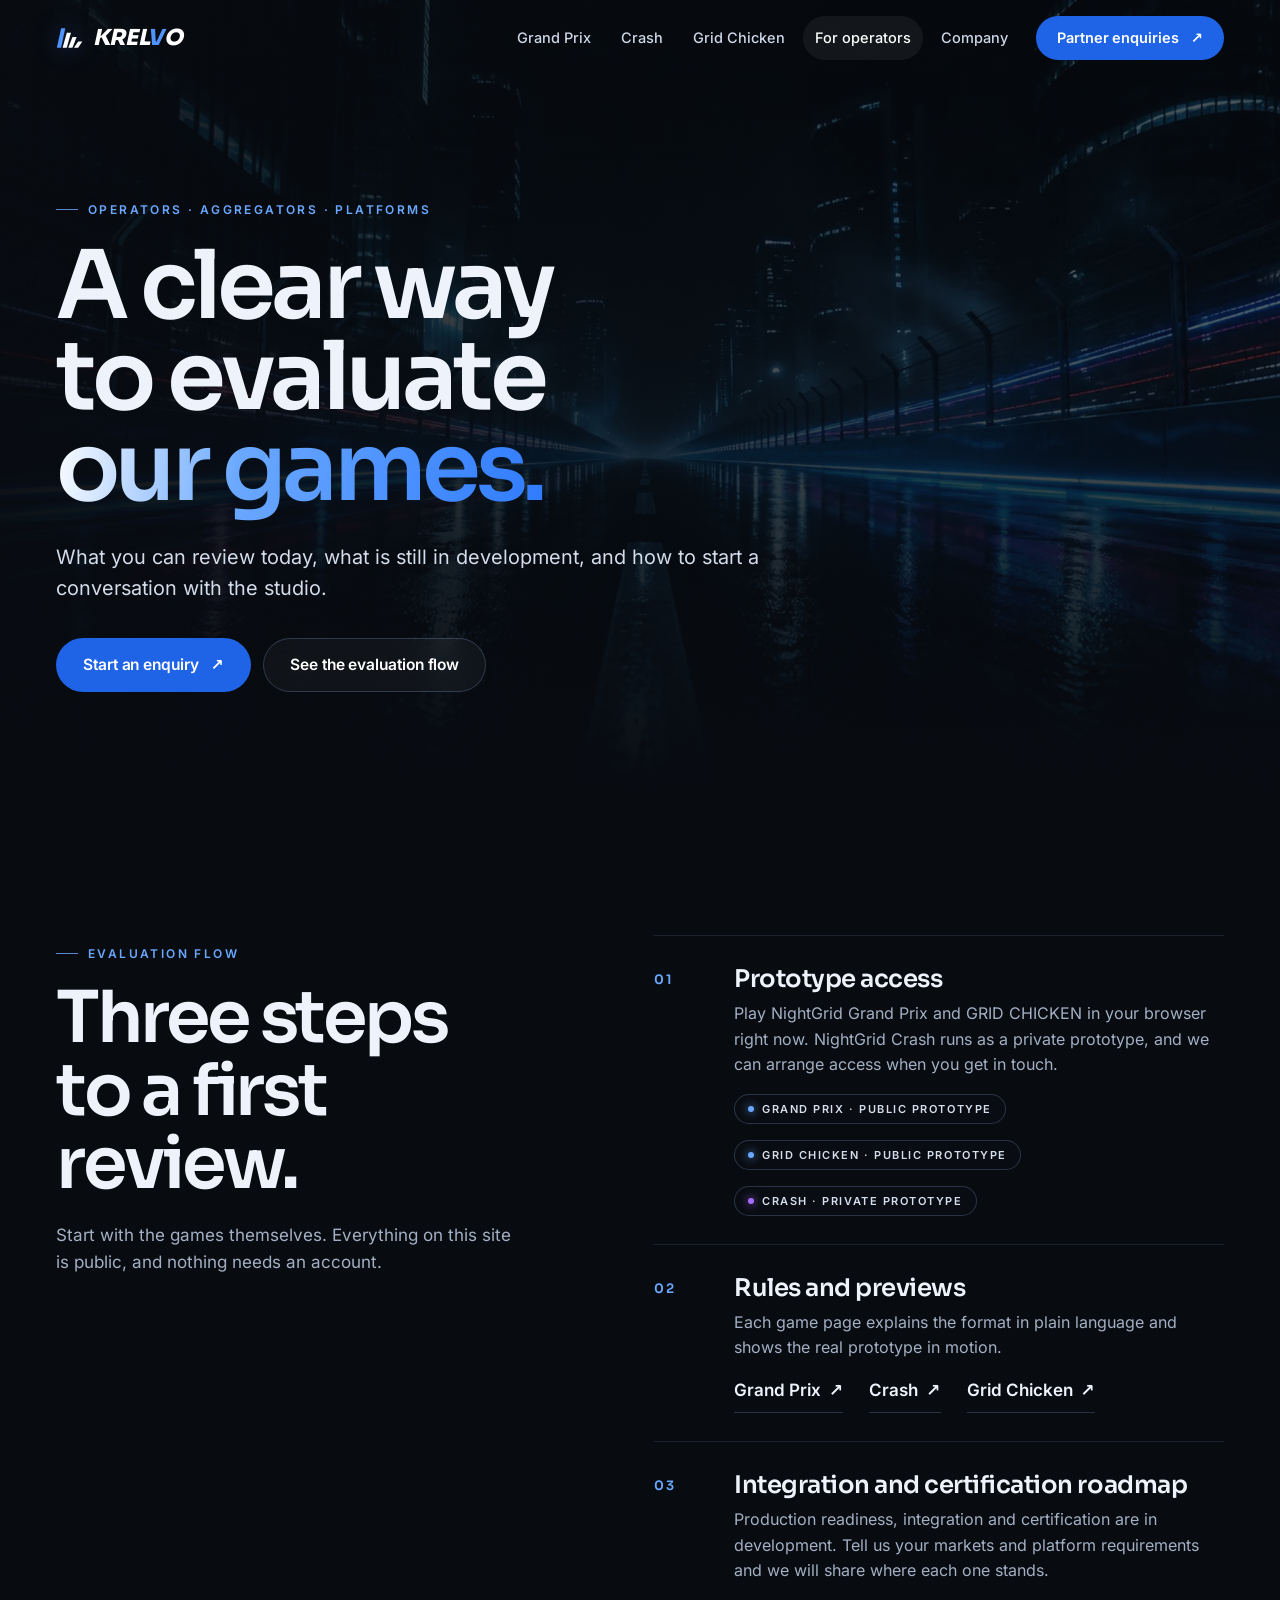
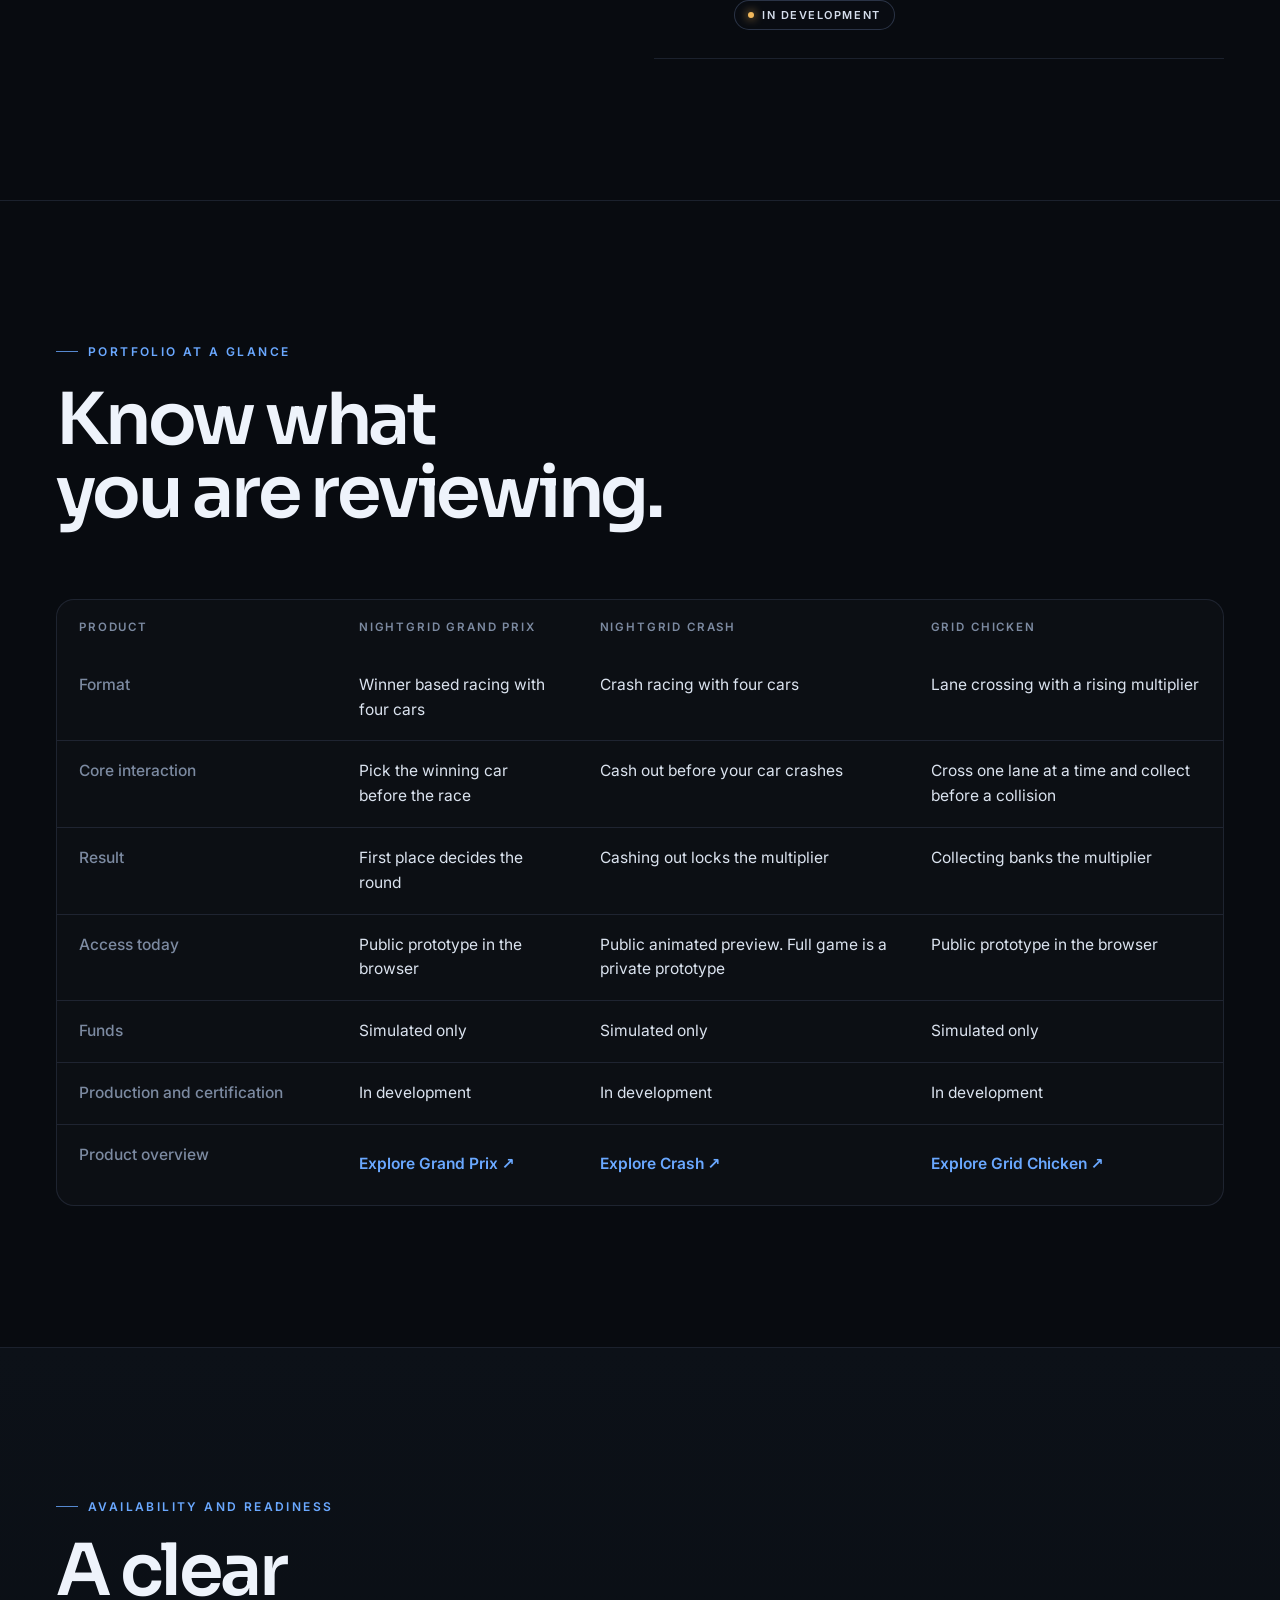
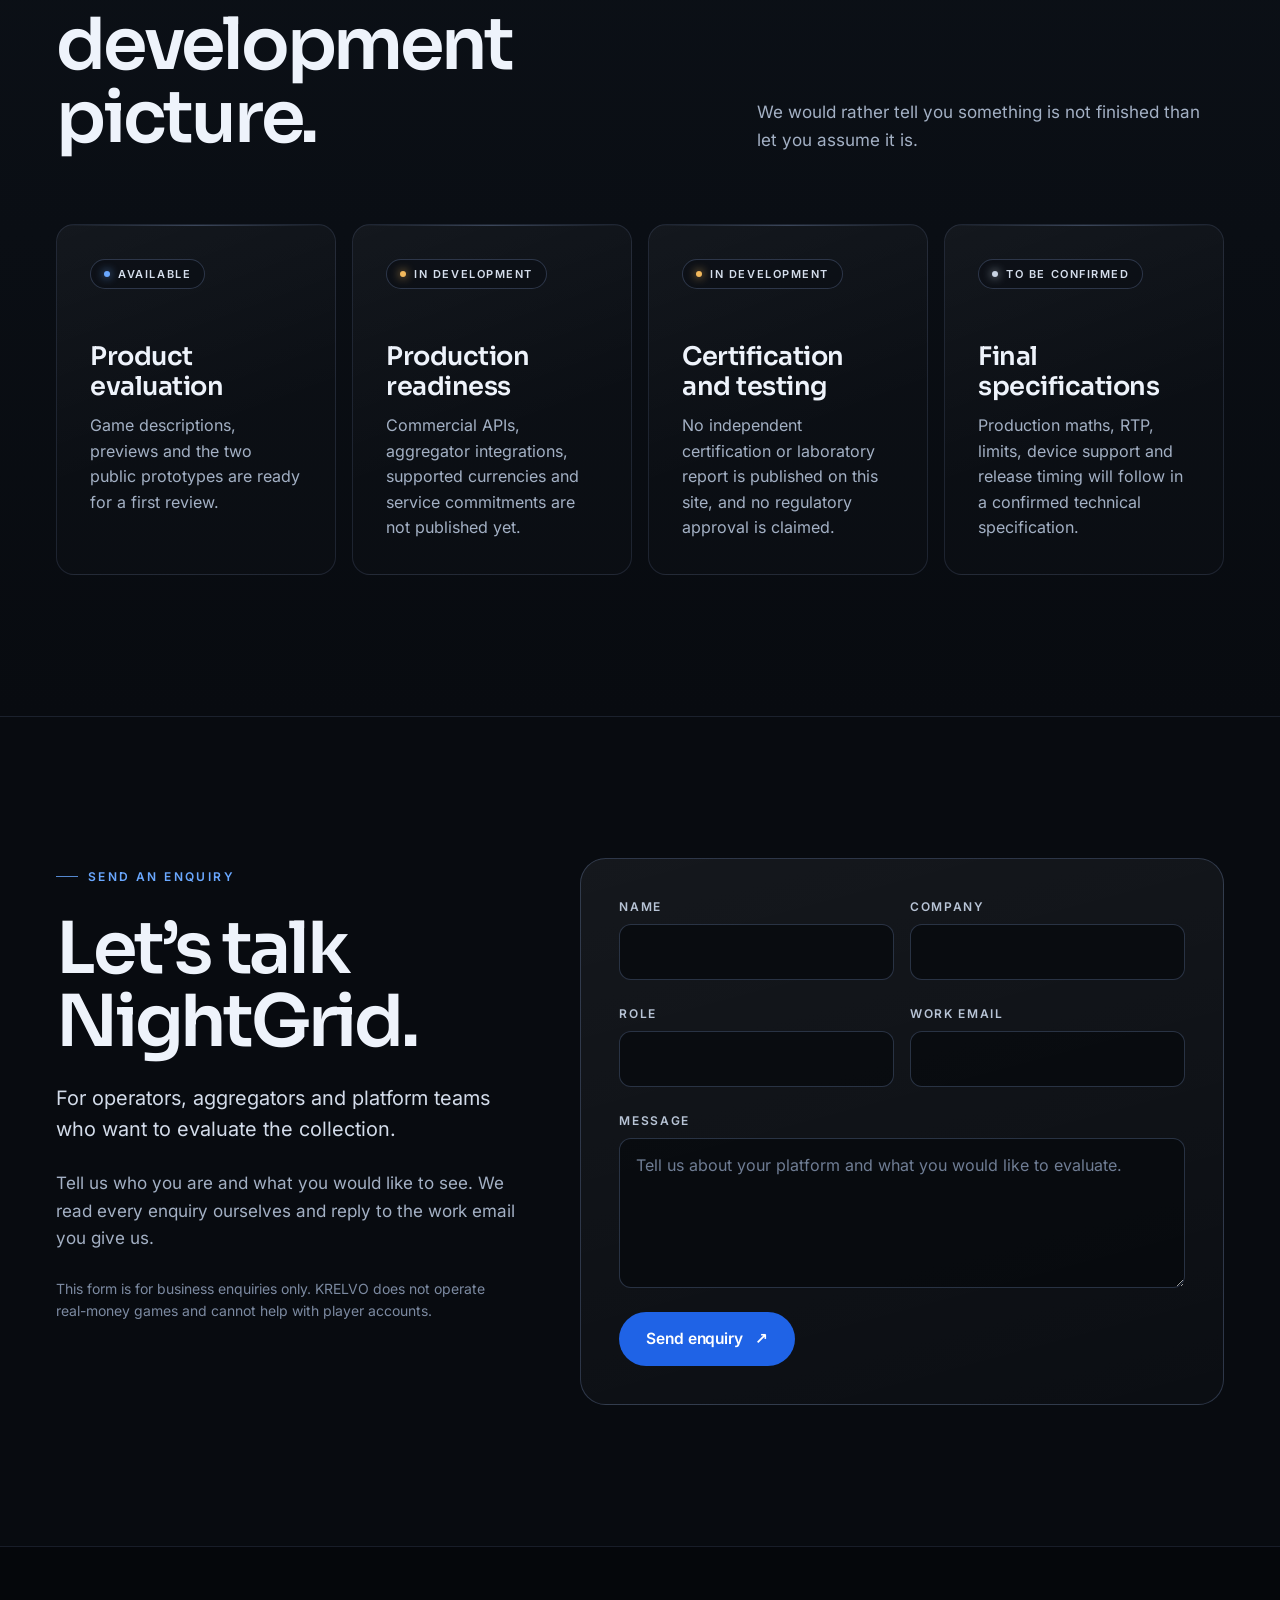
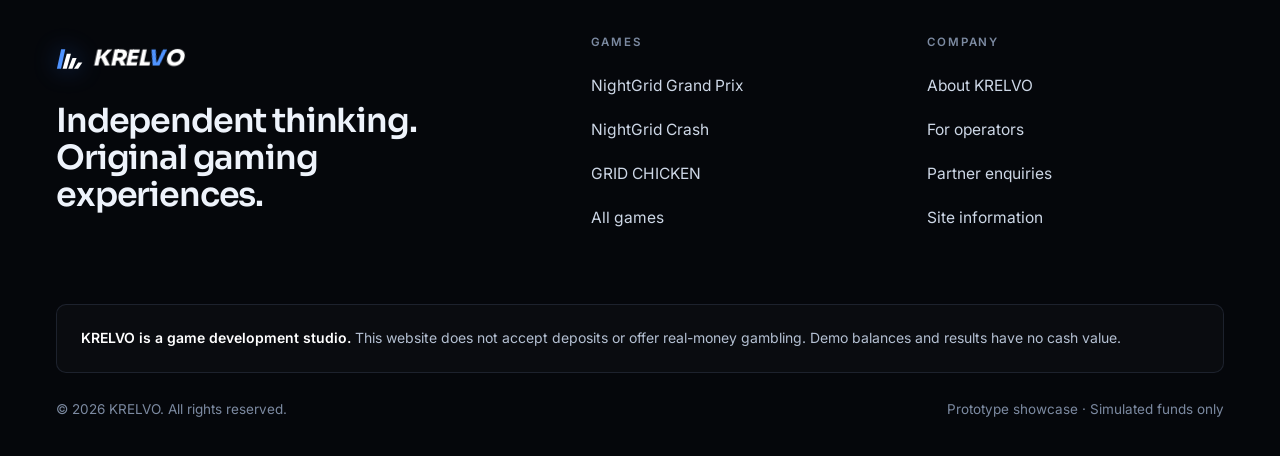
<file: operators.html>
<!doctype html>
<html lang="en" class="no-js">
<head>
<meta charset="utf-8">
<meta name="viewport" content="width=device-width,initial-scale=1,viewport-fit=cover">
<title>For operators | KRELVO</title>
<meta name="description" content="A practical overview of the KRELVO game portfolio for operators, aggregators and platform teams: what you can evaluate today, what is in development, and how to enquire.">
<link rel="canonical" href="https://krelvo.co/operators.html">
<meta name="theme-color" content="#080b10">
<meta property="og:type" content="website">
<meta property="og:site_name" content="KRELVO">
<meta property="og:title" content="For operators | KRELVO">
<meta property="og:description" content="A practical overview of the KRELVO game portfolio for operators, aggregators and platform teams: what you can evaluate today, what is in development, and how to enquire.">
<meta property="og:url" content="https://krelvo.co/operators.html">
<meta property="og:image" content="https://krelvo.co/assets/img/share.jpg">
<meta property="og:image:width" content="1200">
<meta property="og:image:height" content="630">
<meta property="og:image:alt" content="The blue NightGrid race car on a neon lit night circuit, with the KRELVO name.">
<meta name="twitter:card" content="summary_large_image">
<meta name="twitter:title" content="For operators | KRELVO">
<meta name="twitter:description" content="A practical overview of the KRELVO game portfolio for operators, aggregators and platform teams: what you can evaluate today, what is in development, and how to enquire.">
<meta name="twitter:image" content="https://krelvo.co/assets/img/share.jpg">
<link rel="icon" href="/favicon.svg" type="image/svg+xml">
<link rel="icon" href="/favicon-32.png" sizes="32x32" type="image/png">
<link rel="apple-touch-icon" href="/apple-touch-icon.png">
<link rel="manifest" href="/site.webmanifest">
<link rel="preload" href="/assets/fonts/sora.woff2" as="font" type="font/woff2" crossorigin>

<link rel="stylesheet" href="/assets/css/krelvo.css?v=44">
<script>document.documentElement.className='js'+('onpagereveal' in window?'':' vt-fallback');['pagereveal','pageswap'].forEach(function(t){addEventListener(t,function(e){var v=e.viewTransition,n=function(){};if(v){v.ready.catch(n);v.finished.catch(n);v.updateCallbackDone.catch(n)}})});addEventListener('unhandledrejection',function(e){var r=e.reason;if(r&&r.name==='InvalidStateError'&&/Transition was aborted/.test(r.message||''))e.preventDefault()})</script>

</head>
<body>
<a class="skip" href="#main">Skip to content</a>
<header class="site-header">
  <nav class="wrap nav" aria-label="Main navigation">
    <a class="brand" href="/" aria-label="KRELVO home"><svg viewBox="0 0 33 32" aria-hidden="true"><path class="mark-lit" d="M6.2 4h5.1L6.1 28H1z"/><path class="mark-lane" d="M13.2 9.4h5.1L13.1 28H8z"/><path class="mark-lane" d="M20.2 14.8h5.1L20.1 28H15z"/><path class="mark-lane" d="M27.2 20.2h5.1L27.1 28H22z"/></svg><span>KREL<b>V</b>O</span></a>
    <button class="menu-btn" type="button" aria-expanded="false" aria-controls="nav-links"><span>Menu</span><i aria-hidden="true"></i></button>
    <div class="nav-links" id="nav-links">
      <a href="/grand-prix.html">Grand Prix</a>
      <a href="/crash.html">Crash</a>
      <a href="/grid-chicken.html">Grid Chicken</a>
      <a href="/operators.html" aria-current="page">For operators</a>
      <a href="/studio.html">Company</a>
      <a class="btn btn--sm" href="/operators.html#enquiries" data-magnetic>Partner enquiries <span class="arr" aria-hidden="true">↗</span></a>
    </div>
  </nav>
</header>
<main id="main">
  <section class="page-hero">
    <div class="plate" style="--img:url('/assets/img/circuit.webp')" aria-hidden="true"></div>
    <div class="wrap" data-reveal="first">
      <p class="eyebrow">Operators · Aggregators · Platforms</p>
      <h1 class="h-xl" style="font-size:clamp(42px,7.4vw,108px)"><span class="l" style="--li:0"><span>A clear way</span></span><span class="l" style="--li:1"><span>to evaluate</span></span><span class="l" style="--li:2"><span><span class="accent">our games.</span></span></span></h1>
      <p class="lead">What you can review today, what is still in development, and how to start a conversation with the studio.</p>
      <div class="hero-actions"><a class="btn" href="#enquiries" data-magnetic>Start an enquiry <span class="arr" aria-hidden="true">↗</span></a><a class="btn btn--ghost" href="#flow">See the evaluation flow</a></div>
    </div>
  </section>

  <section class="solid section" id="flow" aria-labelledby="flow-h">
    <div class="wrap grid">
      <div style="grid-column:1/-1" class="flow-l" data-reveal><p class="eyebrow">Evaluation flow</p><h2 class="h-lg" id="flow-h" style="margin-top:18px"><span class="l" style="--li:0"><span>Three steps</span></span><span class="l" style="--li:1"><span>to a first review.</span></span></h2><p class="copy" style="margin-top:22px">Start with the games themselves. Everything on this site is public, and nothing needs an account.</p></div>
      <ol class="steps flow-r" style="grid-column:1/-1">
        <li data-reveal><h3>Prototype access</h3><p>Play NightGrid Grand Prix and GRID CHICKEN in your browser right now. NightGrid Crash runs as a private prototype, and we can arrange access when you get in touch.</p><div class="badges" style="grid-column:2"><span class="badge badge--public">Grand Prix · Public prototype</span><span class="badge badge--public">Grid Chicken · Public prototype</span><span class="badge badge--private">Crash · Private prototype</span></div></li>
        <li data-reveal style="--i:1"><h3>Rules and previews</h3><p>Each game page explains the format in plain language and shows the real prototype in motion.</p><div class="badges" style="grid-column:2"><a class="link" href="/grand-prix.html">Grand Prix <span class="arr" aria-hidden="true">↗</span></a>&nbsp;&nbsp;<a class="link" href="/crash.html">Crash <span class="arr" aria-hidden="true">↗</span></a>&nbsp;&nbsp;<a class="link" href="/grid-chicken.html">Grid Chicken <span class="arr" aria-hidden="true">↗</span></a></div></li>
        <li data-reveal style="--i:2"><h3>Integration and certification roadmap</h3><p>Production readiness, integration and certification are in development. Tell us your markets and platform requirements and we will share where each one stands.</p><span class="badge badge--dev">In development</span></li>
      </ol>
    </div>
  </section>

  <section class="solid section edge-top" aria-labelledby="cmp-h">
    <div class="wrap">
      <div class="head" data-reveal><p class="eyebrow">Portfolio at a glance</p><h2 class="h-lg" id="cmp-h"><span class="l" style="--li:0"><span>Know what</span></span><span class="l" style="--li:1"><span>you are reviewing.</span></span></h2></div>
      <div class="table-scroll" data-reveal tabindex="0" role="region" aria-label="Game comparison table">
        <table>
          <thead><tr><th scope="col">Product</th><th scope="col">NightGrid Grand Prix</th><th scope="col">NightGrid Crash</th><th scope="col">GRID CHICKEN</th></tr></thead>
          <tbody>
            <tr><th scope="row">Format</th><td>Winner based racing with four cars</td><td>Crash racing with four cars</td><td>Lane crossing with a rising multiplier</td></tr>
            <tr><th scope="row">Core interaction</th><td>Pick the winning car before the race</td><td>Cash out before your car crashes</td><td>Cross one lane at a time and collect before a collision</td></tr>
            <tr><th scope="row">Result</th><td>First place decides the round</td><td>Cashing out locks the multiplier</td><td>Collecting banks the multiplier</td></tr>
            <tr><th scope="row">Access today</th><td>Public prototype in the browser</td><td>Public animated preview. Full game is a private prototype</td><td>Public prototype in the browser</td></tr>
            <tr><th scope="row">Funds</th><td>Simulated only</td><td>Simulated only</td><td>Simulated only</td></tr>
            <tr><th scope="row">Production and certification</th><td>In development</td><td>In development</td><td>In development</td></tr>
            <tr><th scope="row">Product overview</th><td><a href="/grand-prix.html">Explore Grand Prix ↗</a></td><td><a href="/crash.html">Explore Crash ↗</a></td><td><a href="/grid-chicken.html">Explore Grid Chicken ↗</a></td></tr>
          </tbody>
        </table>
      </div>
    </div>
  </section>

  <section class="solid solid--panel section edge-top" aria-labelledby="rdy-h">
    <div class="wrap">
      <div class="head head--split" data-reveal>
        <div><p class="eyebrow">Availability and readiness</p><h2 class="h-lg" id="rdy-h" style="margin-top:18px"><span class="l" style="--li:0"><span>A clear</span></span><span class="l" style="--li:1"><span>development picture.</span></span></h2></div>
        <p class="copy">We would rather tell you something is not finished than let you assume it is.</p>
      </div>
      <div class="cards3" style="grid-template-columns:repeat(auto-fit,minmax(260px,1fr))">
        <article class="card" data-reveal><span class="badge badge--public" style="margin:0">Available</span><h3 class="h-sm">Product evaluation</h3><p>Game descriptions, previews and the two public prototypes are ready for a first review.</p></article>
        <article class="card" data-reveal style="--i:1"><span class="badge badge--dev" style="margin:0">In development</span><h3 class="h-sm">Production readiness</h3><p>Commercial APIs, aggregator integrations, supported currencies and service commitments are not published yet.</p></article>
        <article class="card" data-reveal style="--i:2"><span class="badge badge--dev" style="margin:0">In development</span><h3 class="h-sm">Certification and testing</h3><p>No independent certification or laboratory report is published on this site, and no regulatory approval is claimed.</p></article>
        <article class="card" data-reveal style="--i:3"><span class="badge badge--planned" style="margin:0">To be confirmed</span><h3 class="h-sm">Final specifications</h3><p>Production maths, RTP, limits, device support and release timing will follow in a confirmed technical specification.</p></article>
      </div>
    </div>
  </section>

  <section class="solid section edge-top" id="enquiries" aria-labelledby="enq-h">
    <div class="wrap enquiry">
      <div class="stack" data-reveal>
        <p class="eyebrow">Send an enquiry</p>
        <h2 class="h-lg" id="enq-h"><span class="l" style="--li:0"><span>Let’s talk</span></span><span class="l" style="--li:1"><span>NightGrid.</span></span></h2>
        <p class="lead">For operators, aggregators and platform teams who want to evaluate the collection.</p>
        <p class="copy">Tell us who you are and what you would like to see. We read every enquiry ourselves and reply to the work email you give us.</p>
        <p class="note">This form is for business enquiries only. KRELVO does not operate real-money games and cannot help with player accounts.</p>
      </div>
      <form class="form" id="enquiry-form" name="enquiry" novalidate data-reveal style="--i:1" method="POST" action="https://krelvo.netlify.app/thanks.html">
        <input type="hidden" name="form-name" value="enquiry">
        <div class="field"><label for="f-name">Name</label><input id="f-name" name="name" type="text" required autocomplete="name" aria-describedby="f-name-err"><span class="err" id="f-name-err" aria-live="polite"></span></div><div class="field"><label for="f-company">Company</label><input id="f-company" name="company" type="text" required autocomplete="organization" aria-describedby="f-company-err"><span class="err" id="f-company-err" aria-live="polite"></span></div><div class="field"><label for="f-role">Role</label><input id="f-role" name="role" type="text" required autocomplete="organization-title" aria-describedby="f-role-err"><span class="err" id="f-role-err" aria-live="polite"></span></div><div class="field"><label for="f-email">Work email</label><input id="f-email" name="email" type="email" required autocomplete="email" aria-describedby="f-email-err"><span class="err" id="f-email-err" aria-live="polite"></span></div><div class="field full"><label for="f-message">Message</label><textarea id="f-message" name="message" required aria-describedby="f-message-err" placeholder="Tell us about your platform and what you would like to evaluate."></textarea><span class="err" id="f-message-err" aria-live="polite"></span></div>
        <div class="hp" aria-hidden="true"><label for="f-website">Leave this empty</label><input id="f-website" name="website" tabindex="-1" autocomplete="off"></div>
        <div class="form-foot full"><button class="btn" type="submit" data-magnetic>Send enquiry <span class="arr" aria-hidden="true">↗</span></button><p class="form-status" role="status" aria-live="polite"></p></div>
        <div class="form-done full" hidden tabindex="-1"><h3 class="h-sm">Thank you. Your enquiry has been sent.</h3><p>We read every enquiry ourselves and will reply to the work email you gave us.</p><button class="btn btn--ghost" type="button" data-again>Send another enquiry</button></div>
      </form>
    </div>
  </section>
</main>
<style>@media (min-width:960px){.flow-l{grid-column:span 5!important;position:sticky;top:120px;align-self:start}.flow-r,.flow-note{grid-column:7/-1!important}}</style>
<footer class="site-footer">
  <div class="wrap">
    <div class="foot-top">
      <div>
        <a class="brand" href="/" aria-label="KRELVO home"><svg viewBox="0 0 33 32" aria-hidden="true"><path class="mark-lit" d="M6.2 4h5.1L6.1 28H1z"/><path class="mark-lane" d="M13.2 9.4h5.1L13.1 28H8z"/><path class="mark-lane" d="M20.2 14.8h5.1L20.1 28H15z"/><path class="mark-lane" d="M27.2 20.2h5.1L27.1 28H22z"/></svg><span>KREL<b>V</b>O</span></a>
        <p class="foot-tag">Independent thinking. Original gaming experiences.</p>
      </div>
      <nav class="foot-col" aria-label="Games">
        <h2>Games</h2>
        <a href="/grand-prix.html">NightGrid Grand Prix</a>
        <a href="/crash.html">NightGrid Crash</a>
        <a href="/grid-chicken.html">GRID CHICKEN</a>
        <a href="/#games">All games</a>
      </nav>
      <nav class="foot-col" aria-label="Company">
        <h2>Company</h2>
        <a href="/studio.html">About KRELVO</a>
        <a href="/operators.html">For operators</a>
        <a href="/operators.html#enquiries">Partner enquiries</a>
        <a href="/information.html">Site information</a>
      </nav>
    </div>
    <p class="legal"><strong>KRELVO is a game development studio.</strong> This website does not accept deposits or offer real-money gambling. Demo balances and results have no cash value.</p>
    <div class="foot-bottom">
      <span>© 2026 KRELVO. All rights reserved.</span>
      <span>Prototype showcase · Simulated funds only</span>
    </div>
  </div>
</footer>
<script src="/assets/js/site.js?v=44" defer></script>
</body>
</html>
</file>
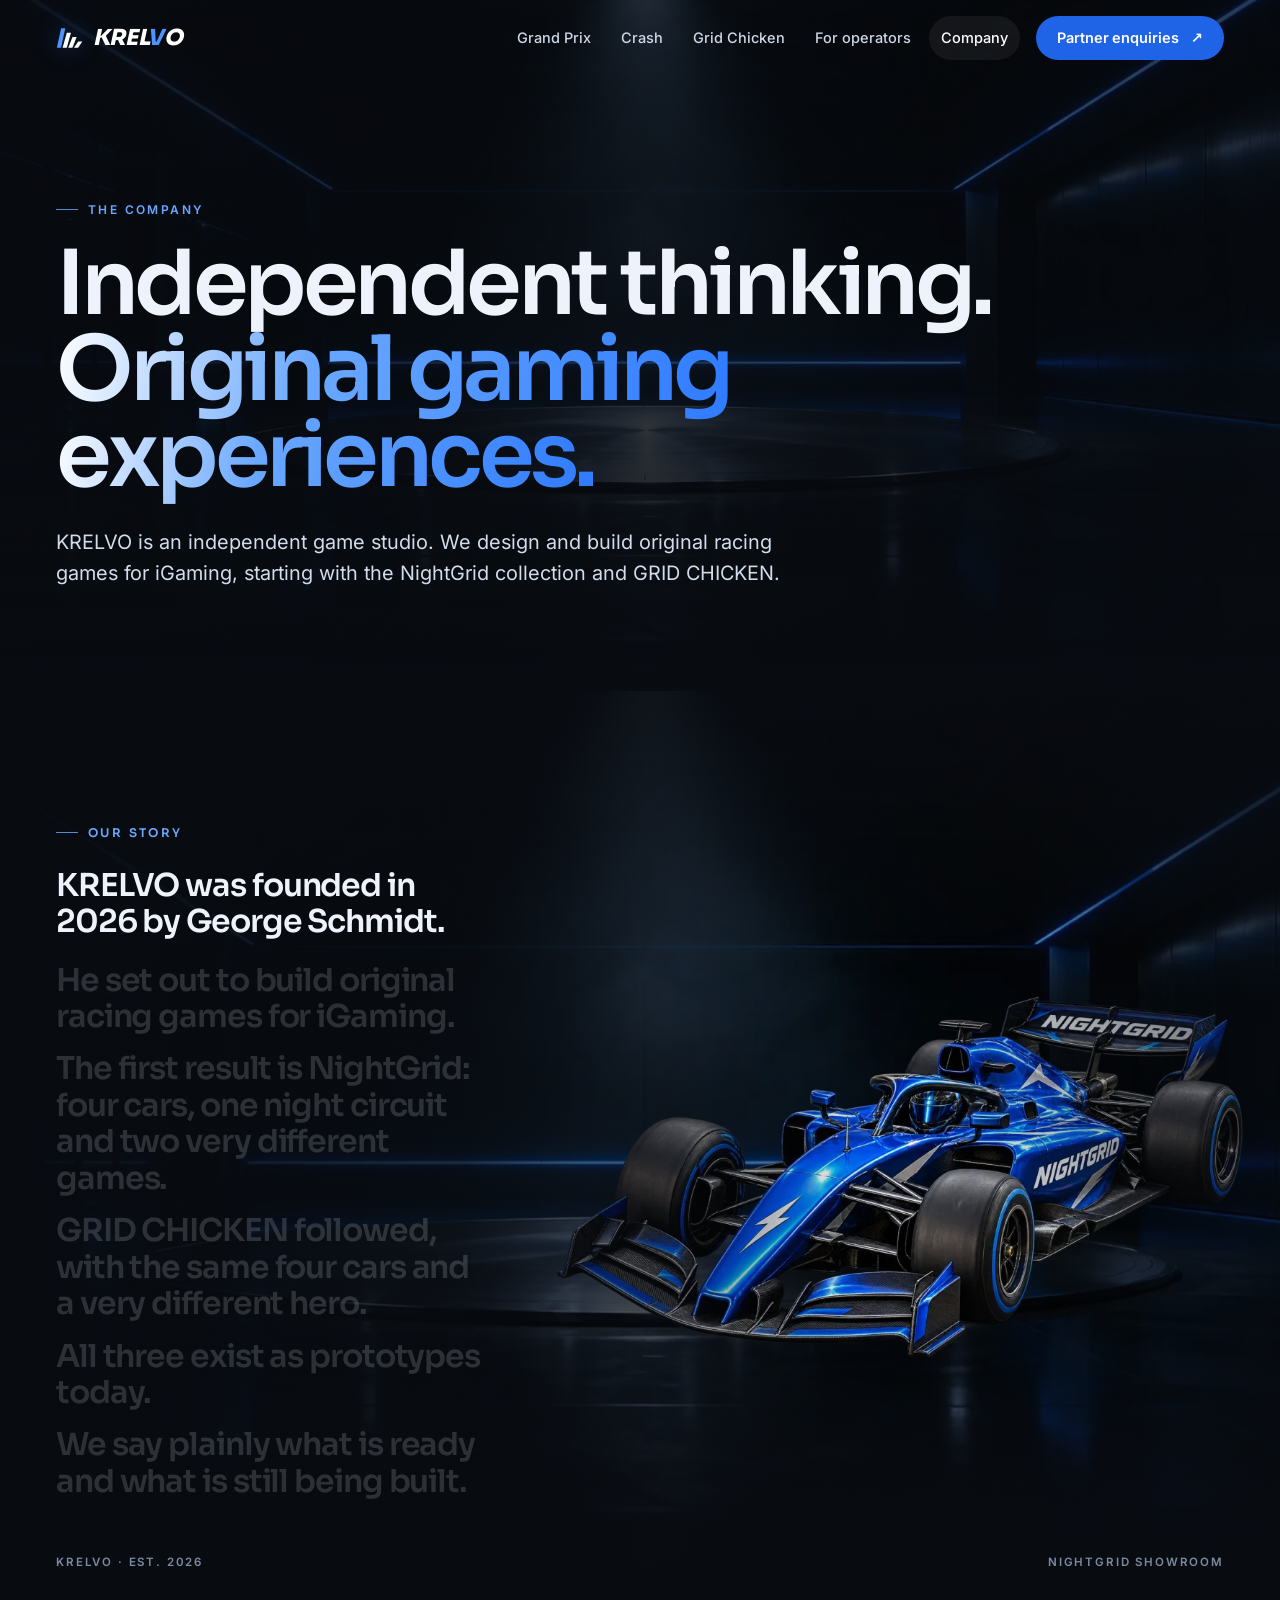
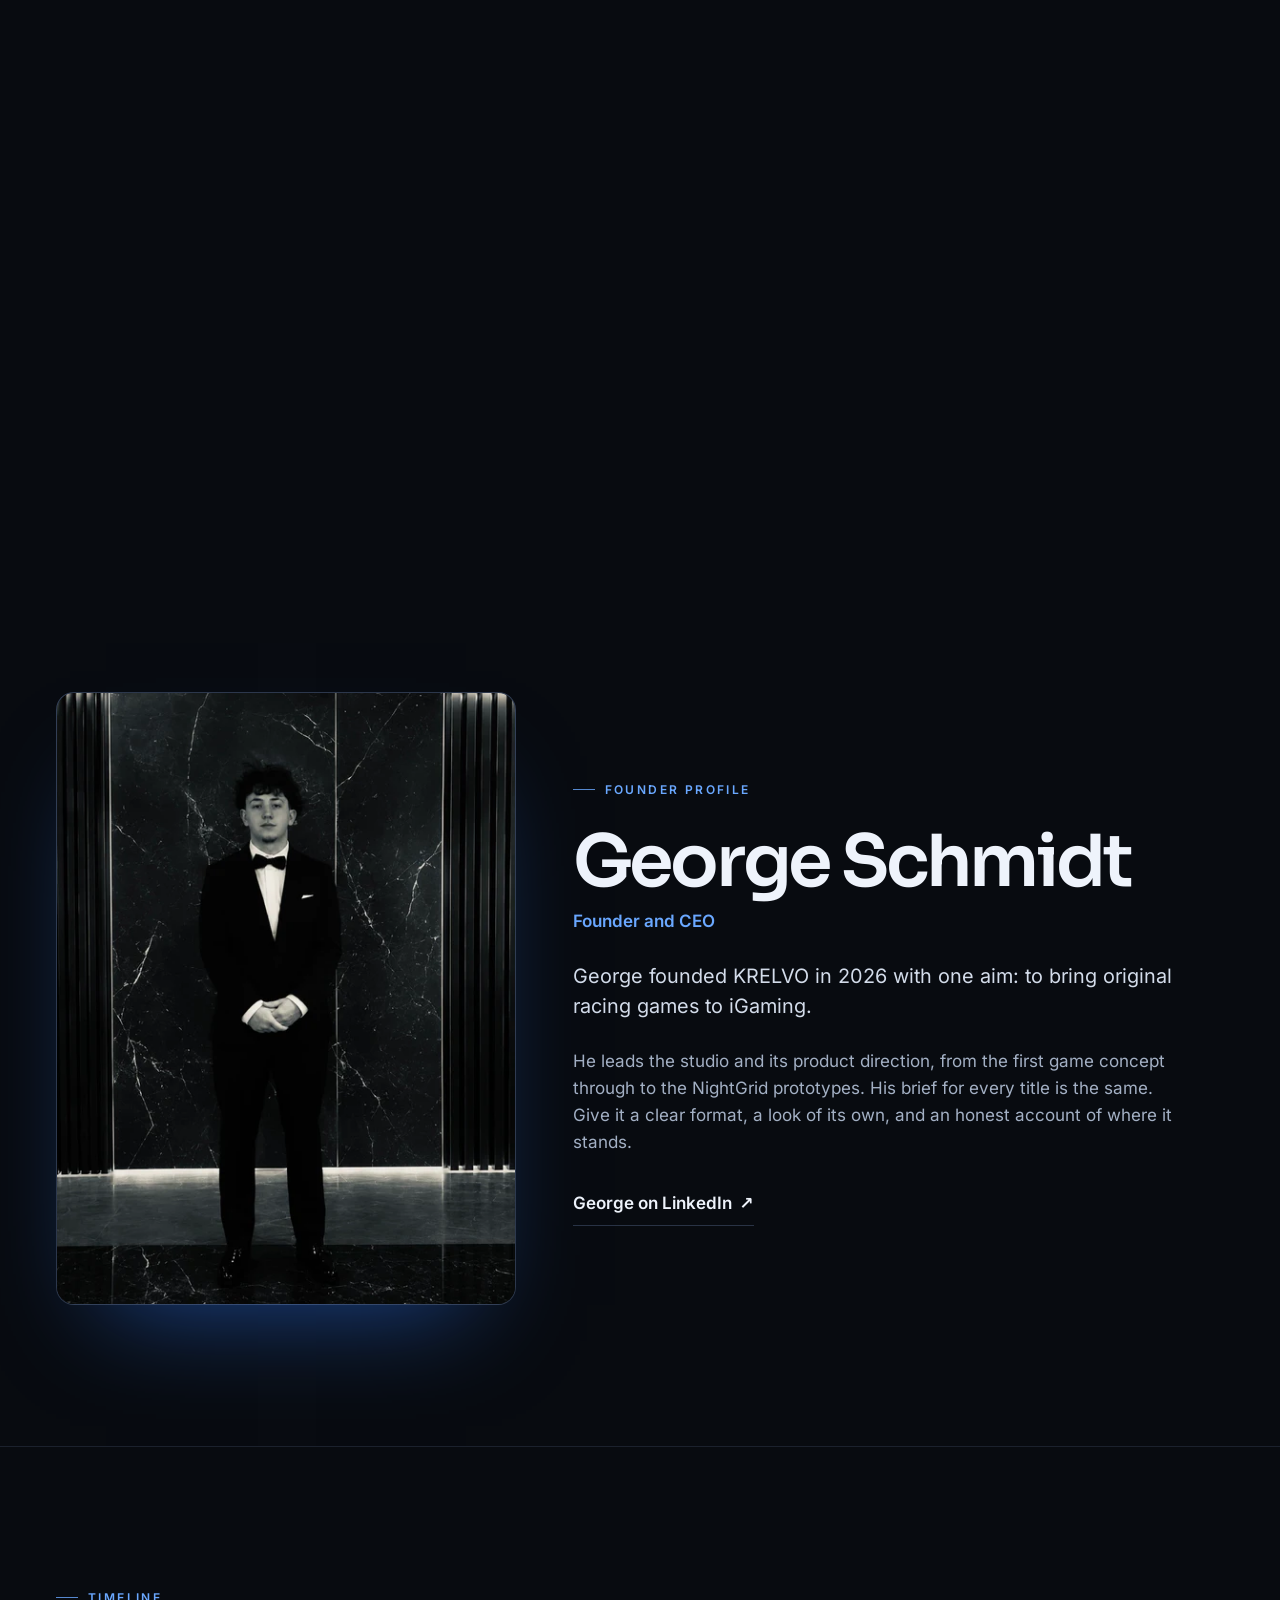
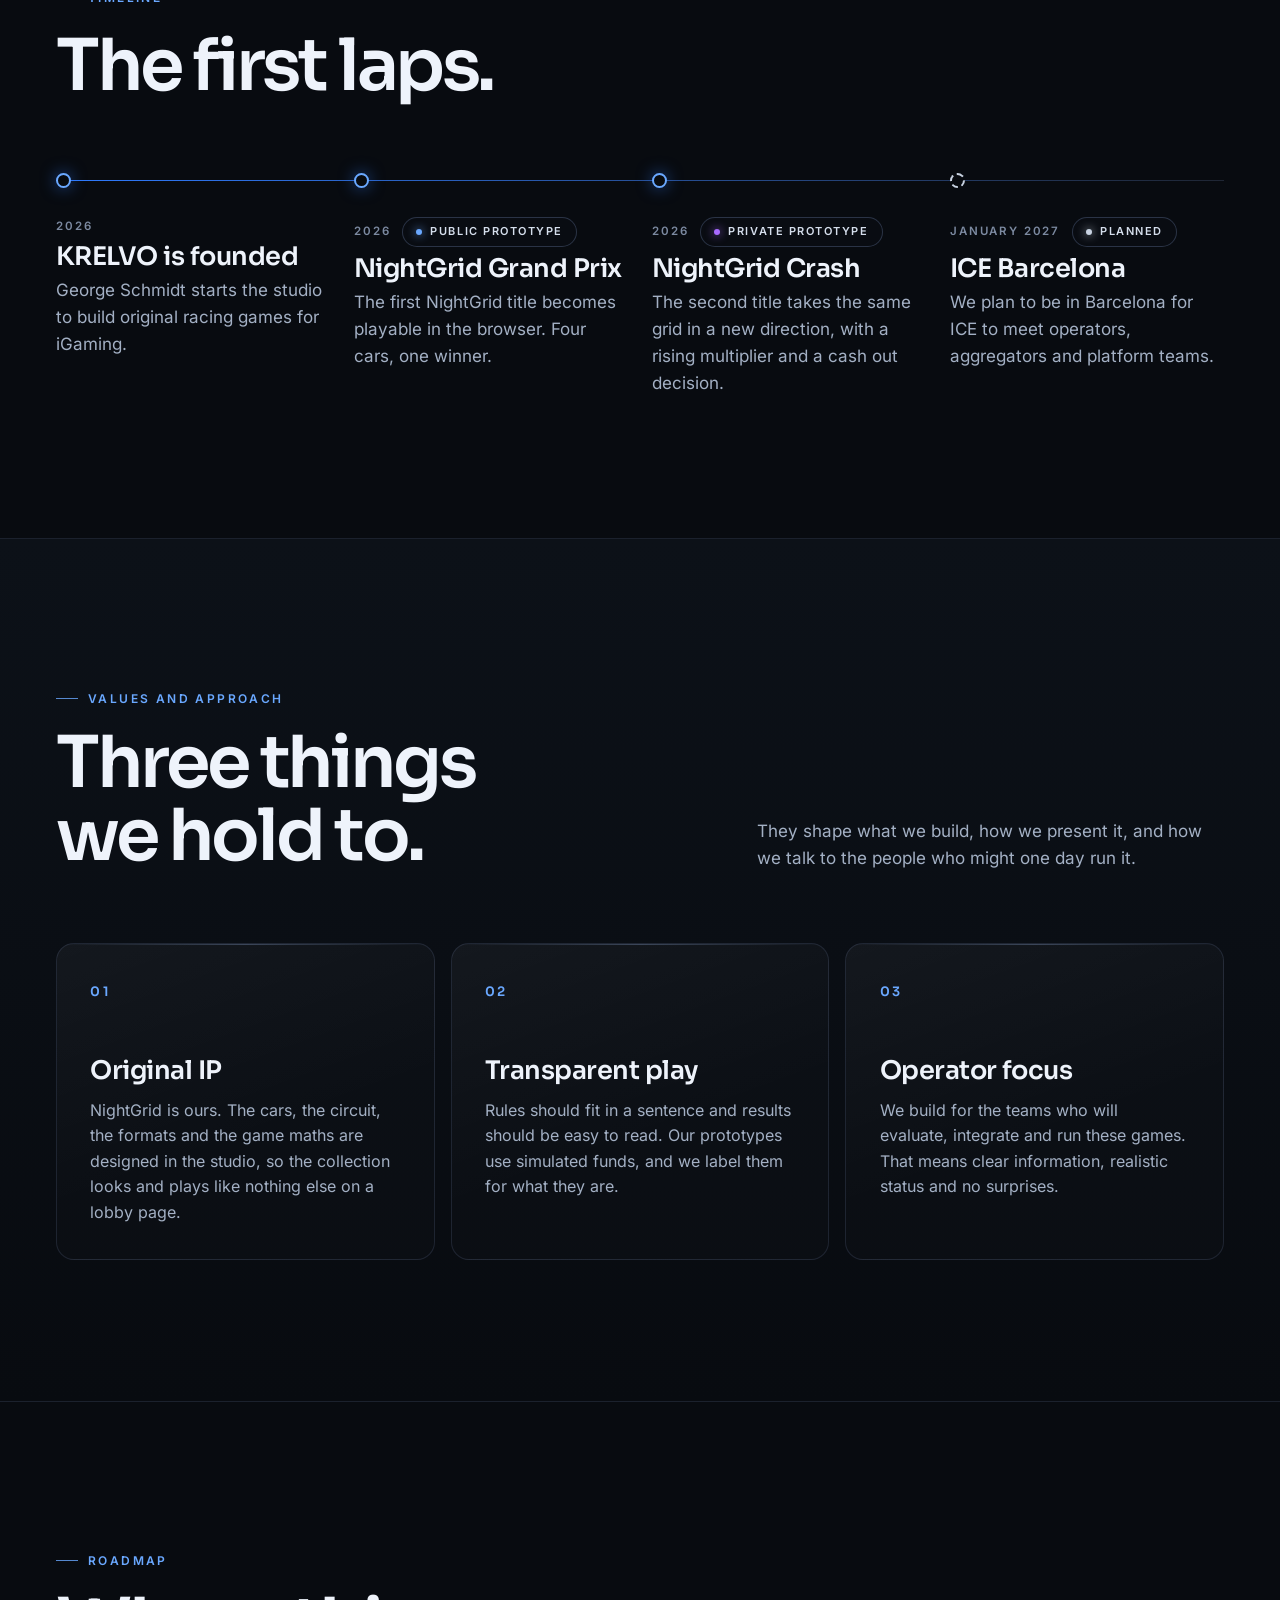
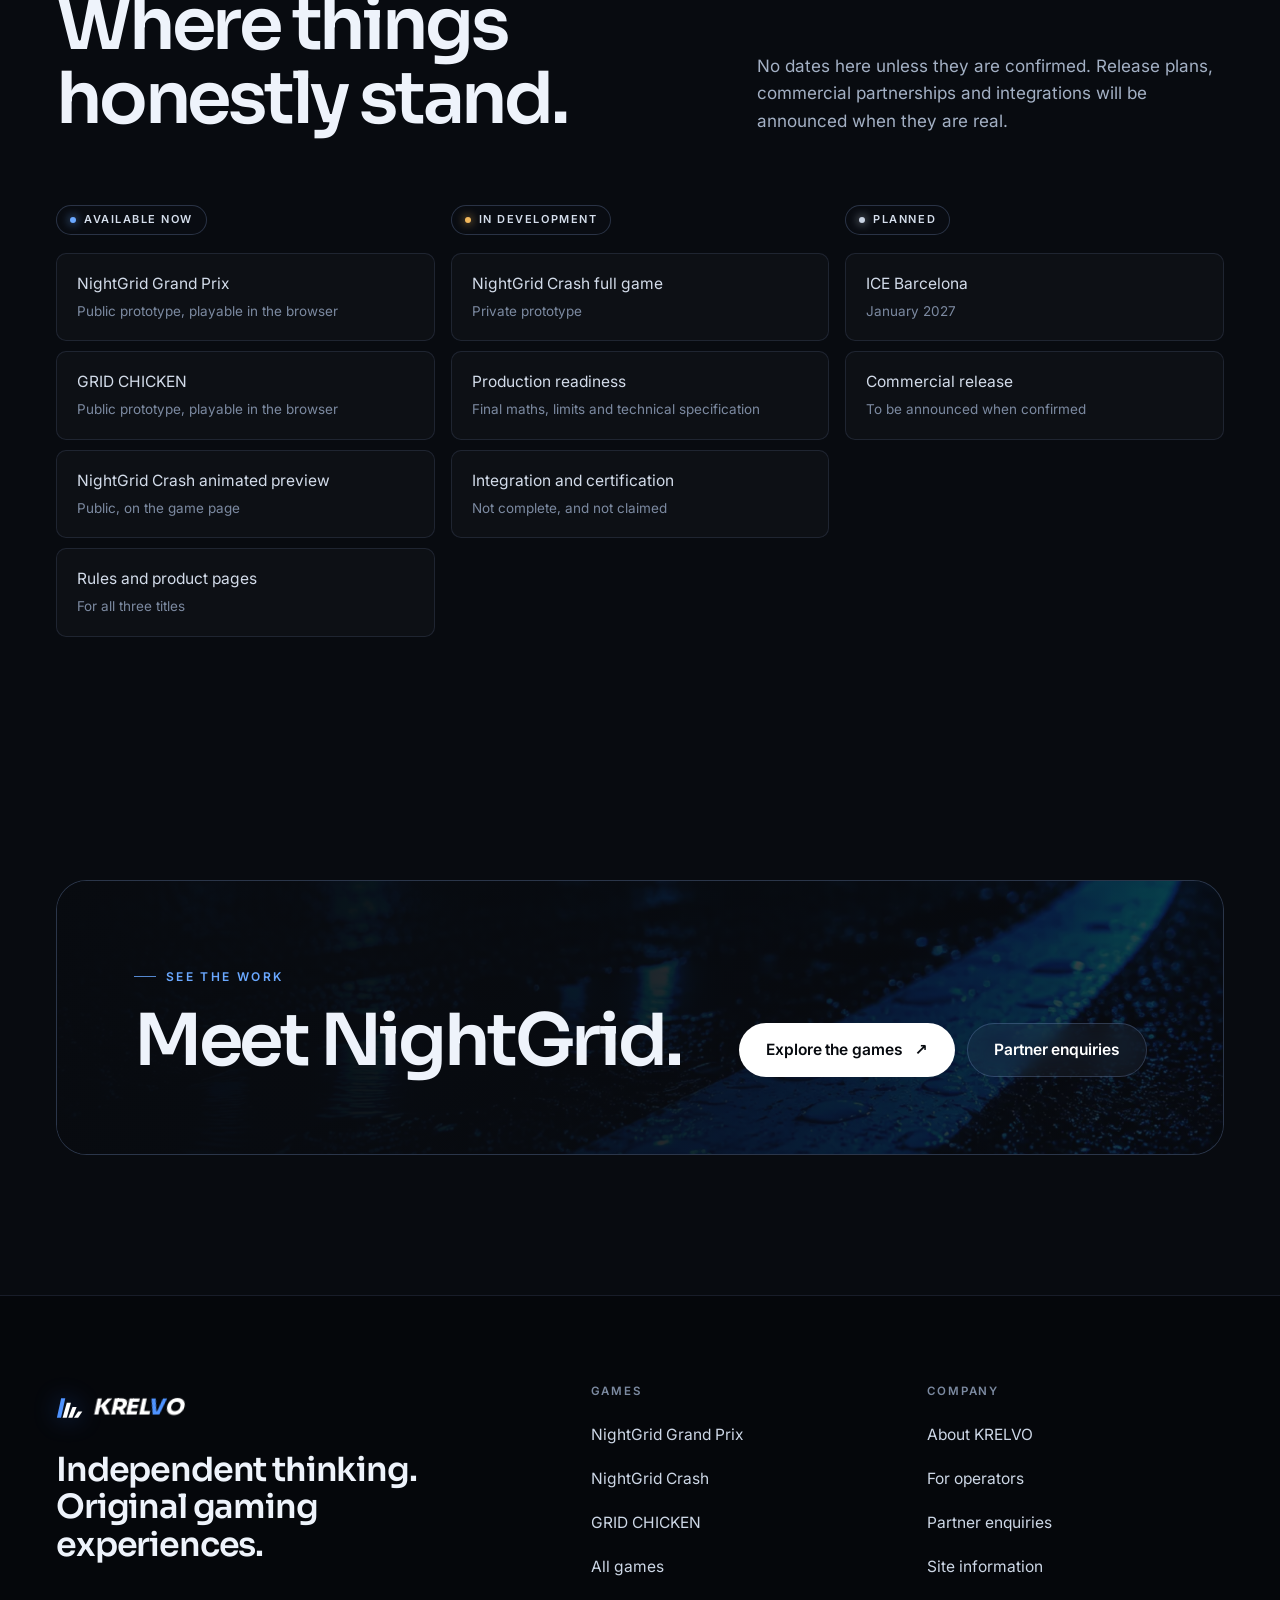
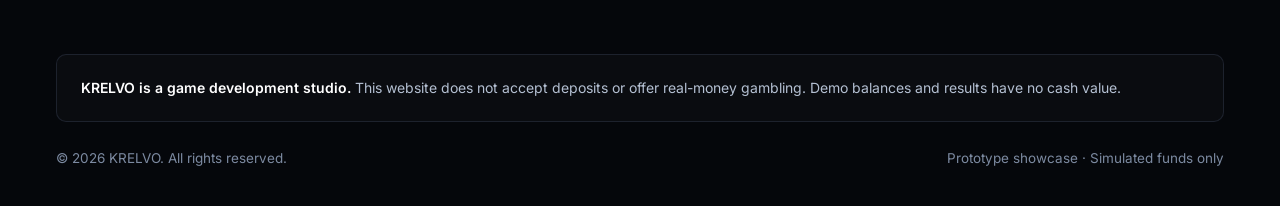
<file: studio.html>
<!doctype html>
<html lang="en" class="no-js">
<head>
<meta charset="utf-8">
<meta name="viewport" content="width=device-width,initial-scale=1,viewport-fit=cover">
<title>Company | KRELVO</title>
<meta name="description" content="KRELVO is an independent iGaming game studio founded in 2026 by George Schmidt. Read our story, our values and an honest roadmap for our games.">
<link rel="canonical" href="https://krelvo.co/studio.html">
<meta name="theme-color" content="#080b10">
<meta property="og:type" content="website">
<meta property="og:site_name" content="KRELVO">
<meta property="og:title" content="Company | KRELVO">
<meta property="og:description" content="KRELVO is an independent iGaming game studio founded in 2026 by George Schmidt. Read our story, our values and an honest roadmap for our games.">
<meta property="og:url" content="https://krelvo.co/studio.html">
<meta property="og:image" content="https://krelvo.co/assets/img/share.jpg">
<meta property="og:image:width" content="1200">
<meta property="og:image:height" content="630">
<meta property="og:image:alt" content="The blue NightGrid race car on a neon lit night circuit, with the KRELVO name.">
<meta name="twitter:card" content="summary_large_image">
<meta name="twitter:title" content="Company | KRELVO">
<meta name="twitter:description" content="KRELVO is an independent iGaming game studio founded in 2026 by George Schmidt. Read our story, our values and an honest roadmap for our games.">
<meta name="twitter:image" content="https://krelvo.co/assets/img/share.jpg">
<link rel="icon" href="/favicon.svg" type="image/svg+xml">
<link rel="icon" href="/favicon-32.png" sizes="32x32" type="image/png">
<link rel="apple-touch-icon" href="/apple-touch-icon.png">
<link rel="manifest" href="/site.webmanifest">
<link rel="preload" href="/assets/fonts/sora.woff2" as="font" type="font/woff2" crossorigin>

<link rel="stylesheet" href="/assets/css/krelvo.css?v=44">
<script>document.documentElement.className='js'+('onpagereveal' in window?'':' vt-fallback');['pagereveal','pageswap'].forEach(function(t){addEventListener(t,function(e){var v=e.viewTransition,n=function(){};if(v){v.ready.catch(n);v.finished.catch(n);v.updateCallbackDone.catch(n)}})});addEventListener('unhandledrejection',function(e){var r=e.reason;if(r&&r.name==='InvalidStateError'&&/Transition was aborted/.test(r.message||''))e.preventDefault()})</script>
<script type="application/ld+json">{"@context":"https://schema.org","@type":"AboutPage","name":"About KRELVO","url":"https://krelvo.co/studio.html","mainEntity":{"@type":"Organization","name":"KRELVO","foundingDate":"2026","founder":{"@type":"Person","name":"George Schmidt","jobTitle":"Founder and CEO","image":"https://krelvo.co/assets/img/george-schmidt.jpg","sameAs":["https://www.linkedin.com/in/george-schmidt-70535241a"]}}}</script>
</head>
<body>
<a class="skip" href="#main">Skip to content</a>
<header class="site-header">
  <nav class="wrap nav" aria-label="Main navigation">
    <a class="brand" href="/" aria-label="KRELVO home"><svg viewBox="0 0 33 32" aria-hidden="true"><path class="mark-lit" d="M6.2 4h5.1L6.1 28H1z"/><path class="mark-lane" d="M13.2 9.4h5.1L13.1 28H8z"/><path class="mark-lane" d="M20.2 14.8h5.1L20.1 28H15z"/><path class="mark-lane" d="M27.2 20.2h5.1L27.1 28H22z"/></svg><span>KREL<b>V</b>O</span></a>
    <button class="menu-btn" type="button" aria-expanded="false" aria-controls="nav-links"><span>Menu</span><i aria-hidden="true"></i></button>
    <div class="nav-links" id="nav-links">
      <a href="/grand-prix.html">Grand Prix</a>
      <a href="/crash.html">Crash</a>
      <a href="/grid-chicken.html">Grid Chicken</a>
      <a href="/operators.html">For operators</a>
      <a href="/studio.html" aria-current="page">Company</a>
      <a class="btn btn--sm" href="/operators.html#enquiries" data-magnetic>Partner enquiries <span class="arr" aria-hidden="true">↗</span></a>
    </div>
  </nav>
</header>
<main id="main">
  <section class="page-hero">
    <div class="plate" style="--img:url('/assets/img/showroom.webp')" aria-hidden="true"></div>
    <div class="wrap" data-reveal="first">
      <p class="eyebrow">The company</p>
      <h1 class="h-xl" style="font-size:clamp(40px,7vw,104px)"><span class="l" style="--li:0"><span>Independent thinking.</span></span><span class="l" style="--li:1"><span><span class="accent">Original gaming</span></span></span><span class="l" style="--li:2"><span><span class="accent">experiences.</span></span></span></h1>
      <p class="lead">KRELVO is an independent game studio. We design and build original racing games for iGaming, starting with the NightGrid collection and GRID CHICKEN.</p>
    </div>
  </section>

  <section class="story" aria-labelledby="story-h">
    <div class="story-pin">
      <div class="scene" data-scene="story" aria-hidden="true">
        <div class="scene-poster"><img src="/assets/img/car-960.webp" width="960" height="640" alt="" loading="lazy"></div>
        <canvas></canvas>
        <div class="scene-vignette"></div>
      </div>
      <div class="wrap">
        <h2 class="eyebrow" id="story-h" style="margin-bottom:28px">Our story</h2>
        <p class="story-lines">
          <span>KRELVO was founded in 2026 by George Schmidt.</span>
          <span>He set out to build original racing games for iGaming.</span>
          <span>The first result is NightGrid: four cars, one night circuit and two very different games.</span>
          <span>GRID CHICKEN followed, with the same four cars and a very different hero.</span>
          <span>All three exist as prototypes today.</span>
          <span>We say plainly what is ready and what is still being built.</span>
        </p>
      </div>
      <div class="story-meta micro" aria-hidden="true"><span>KRELVO · Est. 2026</span><span>NightGrid showroom</span></div>
      <div class="story-bar" aria-hidden="true"></div>
    </div>
  </section>

  <section class="solid section" id="founder" aria-labelledby="founder-h">
    <div class="wrap founder">
      <div class="photo" data-reveal>
        <picture><source type="image/webp" srcset="/assets/img/george-schmidt-480.webp 480w, /assets/img/george-schmidt-800.webp 800w, /assets/img/george-schmidt-1200.webp 1200w, /assets/img/george-schmidt-1600.webp 1600w" sizes="(max-width:900px) calc(100vw - 40px), 460px"><img src="/assets/img/george-schmidt.jpg" width="1200" height="1600" alt="George Schmidt, Founder and CEO of KRELVO, standing in a black tuxedo in front of a dark marble wall." loading="lazy" decoding="async"></picture>
      </div>
      <div class="stack" data-reveal style="--i:1">
        <p class="eyebrow">Founder profile</p>
        <div><h2 class="h-lg" id="founder-h">George Schmidt</h2><p class="role">Founder and CEO</p></div>
        <p class="lead">George founded KRELVO in 2026 with one aim: to bring original racing games to iGaming.</p>
        <p class="copy">He leads the studio and its product direction, from the first game concept through to the NightGrid prototypes. His brief for every title is the same. Give it a clear format, a look of its own, and an honest account of where it stands.</p>
        <p><a class="link" href="https://www.linkedin.com/in/george-schmidt-70535241a" target="_blank" rel="noopener me">George on LinkedIn <span class="arr" aria-hidden="true">↗</span></a></p>
      </div>
    </div>
  </section>

  <section class="solid section edge-top" aria-labelledby="tl-h">
    <div class="wrap">
      <div class="head" data-reveal><p class="eyebrow">Timeline</p><h2 class="h-lg" id="tl-h"><span class="l" style="--li:0"><span>The first laps.</span></span></h2></div>
      <ol class="timeline">
        <li data-reveal><div class="when"><span class="micro">2026</span></div><h3>KRELVO is founded</h3><p>George Schmidt starts the studio to build original racing games for iGaming.</p></li>
        <li data-reveal style="--i:1"><div class="when"><span class="micro">2026</span><span class="badge badge--public">Public prototype</span></div><h3>NightGrid Grand Prix</h3><p>The first NightGrid title becomes playable in the browser. Four cars, one winner.</p></li>
        <li data-reveal style="--i:2"><div class="when"><span class="micro">2026</span><span class="badge badge--private">Private prototype</span></div><h3>NightGrid Crash</h3><p>The second title takes the same grid in a new direction, with a rising multiplier and a cash out decision.</p></li>
        <li class="is-planned" data-reveal style="--i:3"><div class="when"><span class="micro">January 2027</span><span class="badge badge--planned">Planned</span></div><h3>ICE Barcelona</h3><p>We plan to be in Barcelona for ICE to meet operators, aggregators and platform teams.</p></li>
      </ol>
    </div>
  </section>

  <section class="solid solid--panel section edge-top" aria-labelledby="val-h">
    <div class="wrap">
      <div class="head head--split" data-reveal>
        <div><p class="eyebrow">Values and approach</p><h2 class="h-lg" id="val-h" style="margin-top:18px"><span class="l" style="--li:0"><span>Three things</span></span><span class="l" style="--li:1"><span>we hold to.</span></span></h2></div>
        <p class="copy">They shape what we build, how we present it, and how we talk to the people who might one day run it.</p>
      </div>
      <div class="cards3">
        <article class="card" data-reveal><span class="num">01</span><h3 class="h-sm">Original IP</h3><p>NightGrid is ours. The cars, the circuit, the formats and the game maths are designed in the studio, so the collection looks and plays like nothing else on a lobby page.</p></article>
        <article class="card" data-reveal style="--i:1"><span class="num">02</span><h3 class="h-sm">Transparent play</h3><p>Rules should fit in a sentence and results should be easy to read. Our prototypes use simulated funds, and we label them for what they are.</p></article>
        <article class="card" data-reveal style="--i:2"><span class="num">03</span><h3 class="h-sm">Operator focus</h3><p>We build for the teams who will evaluate, integrate and run these games. That means clear information, realistic status and no surprises.</p></article>
      </div>
    </div>
  </section>

  <section class="solid section edge-top" aria-labelledby="rm-h">
    <div class="wrap">
      <div class="head head--split" data-reveal>
        <div><p class="eyebrow">Roadmap</p><h2 class="h-lg" id="rm-h" style="margin-top:18px"><span class="l" style="--li:0"><span>Where things</span></span><span class="l" style="--li:1"><span>honestly stand.</span></span></h2></div>
        <p class="copy">No dates here unless they are confirmed. Release plans, commercial partnerships and integrations will be announced when they are real.</p>
      </div>
      <div class="roadmap">
        <div data-reveal><h3><span class="badge badge--public">Available now</span></h3><ul>
          <li>NightGrid Grand Prix<small>Public prototype, playable in the browser</small></li>
          <li>GRID CHICKEN<small>Public prototype, playable in the browser</small></li>
          <li>NightGrid Crash animated preview<small>Public, on the game page</small></li>
          <li>Rules and product pages<small>For all three titles</small></li></ul></div>
        <div data-reveal style="--i:1"><h3><span class="badge badge--dev">In development</span></h3><ul>
          <li>NightGrid Crash full game<small>Private prototype</small></li>
          <li>Production readiness<small>Final maths, limits and technical specification</small></li>
          <li>Integration and certification<small>Not complete, and not claimed</small></li></ul></div>
        <div data-reveal style="--i:2"><h3><span class="badge badge--planned">Planned</span></h3><ul>
          <li>ICE Barcelona<small>January 2027</small></li>
          <li>Commercial release<small>To be announced when confirmed</small></li></ul></div>
      </div>
    </div>
  </section>

  <section class="solid section--tight" style="padding-bottom:clamp(84px,11vw,168px)">
    <div class="wrap"><div class="band" data-reveal><div class="band-row">
      <div><p class="eyebrow">See the work</p><h2 class="h-lg" style="margin-top:18px"><span class="l" style="--li:0"><span>Meet NightGrid.</span></span></h2></div>
      <div class="hero-actions" style="margin:0"><a class="btn btn--light" href="/#games" data-magnetic>Explore the games <span class="arr" aria-hidden="true">↗</span></a><a class="btn btn--ghost" href="/operators.html#enquiries" data-magnetic>Partner enquiries</a></div>
    </div></div></div>
  </section>
</main>
<footer class="site-footer">
  <div class="wrap">
    <div class="foot-top">
      <div>
        <a class="brand" href="/" aria-label="KRELVO home"><svg viewBox="0 0 33 32" aria-hidden="true"><path class="mark-lit" d="M6.2 4h5.1L6.1 28H1z"/><path class="mark-lane" d="M13.2 9.4h5.1L13.1 28H8z"/><path class="mark-lane" d="M20.2 14.8h5.1L20.1 28H15z"/><path class="mark-lane" d="M27.2 20.2h5.1L27.1 28H22z"/></svg><span>KREL<b>V</b>O</span></a>
        <p class="foot-tag">Independent thinking. Original gaming experiences.</p>
      </div>
      <nav class="foot-col" aria-label="Games">
        <h2>Games</h2>
        <a href="/grand-prix.html">NightGrid Grand Prix</a>
        <a href="/crash.html">NightGrid Crash</a>
        <a href="/grid-chicken.html">GRID CHICKEN</a>
        <a href="/#games">All games</a>
      </nav>
      <nav class="foot-col" aria-label="Company">
        <h2>Company</h2>
        <a href="/studio.html">About KRELVO</a>
        <a href="/operators.html">For operators</a>
        <a href="/operators.html#enquiries">Partner enquiries</a>
        <a href="/information.html">Site information</a>
      </nav>
    </div>
    <p class="legal"><strong>KRELVO is a game development studio.</strong> This website does not accept deposits or offer real-money gambling. Demo balances and results have no cash value.</p>
    <div class="foot-bottom">
      <span>© 2026 KRELVO. All rights reserved.</span>
      <span>Prototype showcase · Simulated funds only</span>
    </div>
  </div>
</footer>
<script src="/assets/js/site.js?v=44" defer></script>
</body>
</html>
</file>
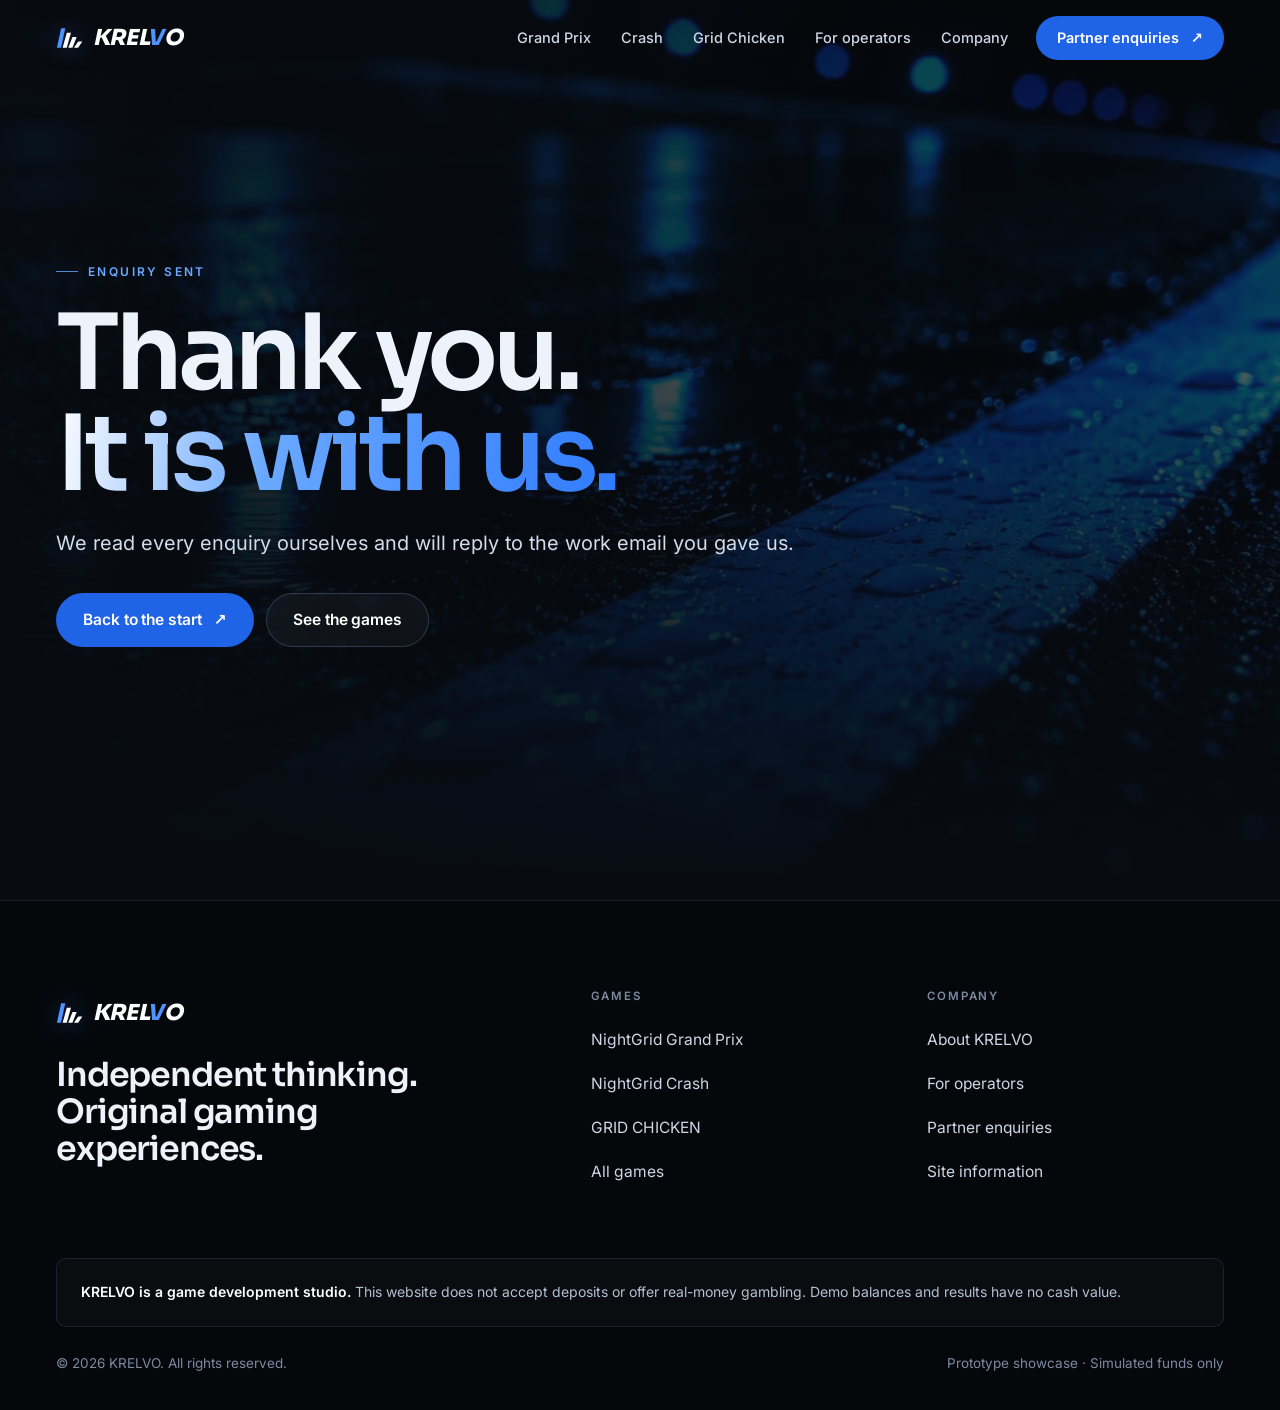
<file: thanks.html>
<!doctype html>
<html lang="en" class="no-js">
<head>
<meta charset="utf-8">
<meta name="viewport" content="width=device-width,initial-scale=1,viewport-fit=cover">
<title>Enquiry sent | KRELVO</title>
<meta name="description" content="Your enquiry has been sent.">
<meta name="robots" content="noindex">
<meta name="theme-color" content="#080b10">
<meta property="og:type" content="website">
<meta property="og:site_name" content="KRELVO">
<meta property="og:title" content="Enquiry sent | KRELVO">
<meta property="og:description" content="Your enquiry has been sent.">
<meta property="og:url" content="https://krelvo.co/thanks.html">
<meta property="og:image" content="https://krelvo.co/assets/img/share.jpg">
<meta property="og:image:width" content="1200">
<meta property="og:image:height" content="630">
<meta property="og:image:alt" content="The blue NightGrid race car on a neon lit night circuit, with the KRELVO name.">
<meta name="twitter:card" content="summary_large_image">
<meta name="twitter:title" content="Enquiry sent | KRELVO">
<meta name="twitter:description" content="Your enquiry has been sent.">
<meta name="twitter:image" content="https://krelvo.co/assets/img/share.jpg">
<link rel="icon" href="/favicon.svg" type="image/svg+xml">
<link rel="icon" href="/favicon-32.png" sizes="32x32" type="image/png">
<link rel="apple-touch-icon" href="/apple-touch-icon.png">
<link rel="manifest" href="/site.webmanifest">
<link rel="preload" href="/assets/fonts/sora.woff2" as="font" type="font/woff2" crossorigin>

<link rel="stylesheet" href="/assets/css/krelvo.css?v=44">
<script>document.documentElement.className='js'+('onpagereveal' in window?'':' vt-fallback');['pagereveal','pageswap'].forEach(function(t){addEventListener(t,function(e){var v=e.viewTransition,n=function(){};if(v){v.ready.catch(n);v.finished.catch(n);v.updateCallbackDone.catch(n)}})});addEventListener('unhandledrejection',function(e){var r=e.reason;if(r&&r.name==='InvalidStateError'&&/Transition was aborted/.test(r.message||''))e.preventDefault()})</script>

</head>
<body>
<a class="skip" href="#main">Skip to content</a>
<header class="site-header">
  <nav class="wrap nav" aria-label="Main navigation">
    <a class="brand" href="/" aria-label="KRELVO home"><svg viewBox="0 0 33 32" aria-hidden="true"><path class="mark-lit" d="M6.2 4h5.1L6.1 28H1z"/><path class="mark-lane" d="M13.2 9.4h5.1L13.1 28H8z"/><path class="mark-lane" d="M20.2 14.8h5.1L20.1 28H15z"/><path class="mark-lane" d="M27.2 20.2h5.1L27.1 28H22z"/></svg><span>KREL<b>V</b>O</span></a>
    <button class="menu-btn" type="button" aria-expanded="false" aria-controls="nav-links"><span>Menu</span><i aria-hidden="true"></i></button>
    <div class="nav-links" id="nav-links">
      <a href="/grand-prix.html">Grand Prix</a>
      <a href="/crash.html">Crash</a>
      <a href="/grid-chicken.html">Grid Chicken</a>
      <a href="/operators.html">For operators</a>
      <a href="/studio.html">Company</a>
      <a class="btn btn--sm" href="/operators.html#enquiries" data-magnetic>Partner enquiries <span class="arr" aria-hidden="true">↗</span></a>
    </div>
  </nav>
</header>
<main id="main"><section class="e404">
    <div class="plate" style="--img:url('/assets/img/asphalt.webp');opacity:.5" aria-hidden="true"></div>
    <div class="wrap" data-reveal="first">
      <p class="eyebrow">Enquiry sent</p>
      <h1 class="h-xl" style="margin-top:22px"><span class="l" style="--li:0"><span>Thank you.</span></span><span class="l" style="--li:1"><span><span class="accent">It is with us.</span></span></span></h1>
      <p class="lead" style="margin-top:24px">We read every enquiry ourselves and will reply to the work email you gave us.</p>
      <div class="hero-actions"><a class="btn" href="/" data-magnetic>Back to the start <span class="arr" aria-hidden="true">↗</span></a><a class="btn btn--ghost" href="/#games">See the games</a></div>
    </div>
  </section></main>
<footer class="site-footer">
  <div class="wrap">
    <div class="foot-top">
      <div>
        <a class="brand" href="/" aria-label="KRELVO home"><svg viewBox="0 0 33 32" aria-hidden="true"><path class="mark-lit" d="M6.2 4h5.1L6.1 28H1z"/><path class="mark-lane" d="M13.2 9.4h5.1L13.1 28H8z"/><path class="mark-lane" d="M20.2 14.8h5.1L20.1 28H15z"/><path class="mark-lane" d="M27.2 20.2h5.1L27.1 28H22z"/></svg><span>KREL<b>V</b>O</span></a>
        <p class="foot-tag">Independent thinking. Original gaming experiences.</p>
      </div>
      <nav class="foot-col" aria-label="Games">
        <h2>Games</h2>
        <a href="/grand-prix.html">NightGrid Grand Prix</a>
        <a href="/crash.html">NightGrid Crash</a>
        <a href="/grid-chicken.html">GRID CHICKEN</a>
        <a href="/#games">All games</a>
      </nav>
      <nav class="foot-col" aria-label="Company">
        <h2>Company</h2>
        <a href="/studio.html">About KRELVO</a>
        <a href="/operators.html">For operators</a>
        <a href="/operators.html#enquiries">Partner enquiries</a>
        <a href="/information.html">Site information</a>
      </nav>
    </div>
    <p class="legal"><strong>KRELVO is a game development studio.</strong> This website does not accept deposits or offer real-money gambling. Demo balances and results have no cash value.</p>
    <div class="foot-bottom">
      <span>© 2026 KRELVO. All rights reserved.</span>
      <span>Prototype showcase · Simulated funds only</span>
    </div>
  </div>
</footer>
<script src="/assets/js/site.js?v=44" defer></script>
</body>
</html>
</file>
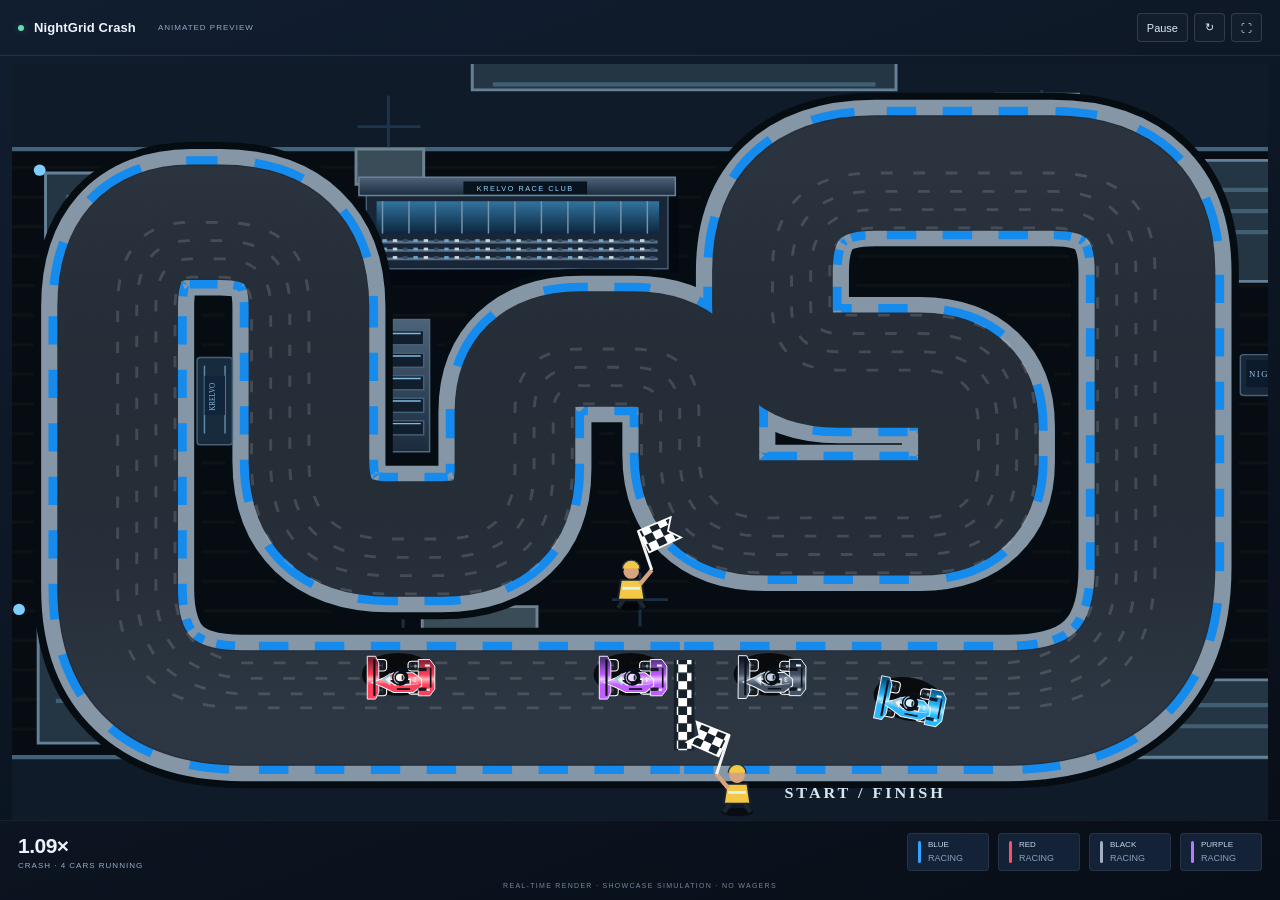
<file: previews/crash.html>
<!doctype html><html lang="en"><head><meta charset="utf-8"><meta name="viewport" content="width=device-width,initial-scale=1"><meta name="robots" content="noindex"><title>NightGrid Crash • Animated showcase</title><link rel="stylesheet" href="./preview.css"><style></style></head><body><div class="viewer"><div class="view-head"><div class="title"><span class="pulse"></span><strong>NightGrid Crash</strong><span class="demo-label">ANIMATED PREVIEW</span></div><div class="controls"><button id="pause" aria-label="Pause animation" aria-pressed="false">Pause</button><button id="restart" aria-label="Restart showcase race">↻</button><button id="expand" aria-label="Enter full screen">⛶</button></div></div><div class="track-stage"><canvas id="track" role="img" aria-label="Current NightGrid Crash circuit with four animated racing cars"></canvas><div id="error" role="status" hidden>The preview could not load. <button onclick="location.reload()">Retry</button></div></div><div class="view-bottom"><div class="race-state"><strong id="headline">1.00×</strong><span id="detail">RACE IN PROGRESS</span></div><div id="cars-status" class="cars-status" aria-label="Car status"></div></div><div class="view-note">REAL-TIME RENDER · SHOWCASE SIMULATION · NO WAGERS</div></div><script type="module" src="./crash.mjs"></script></body></html>
</file>
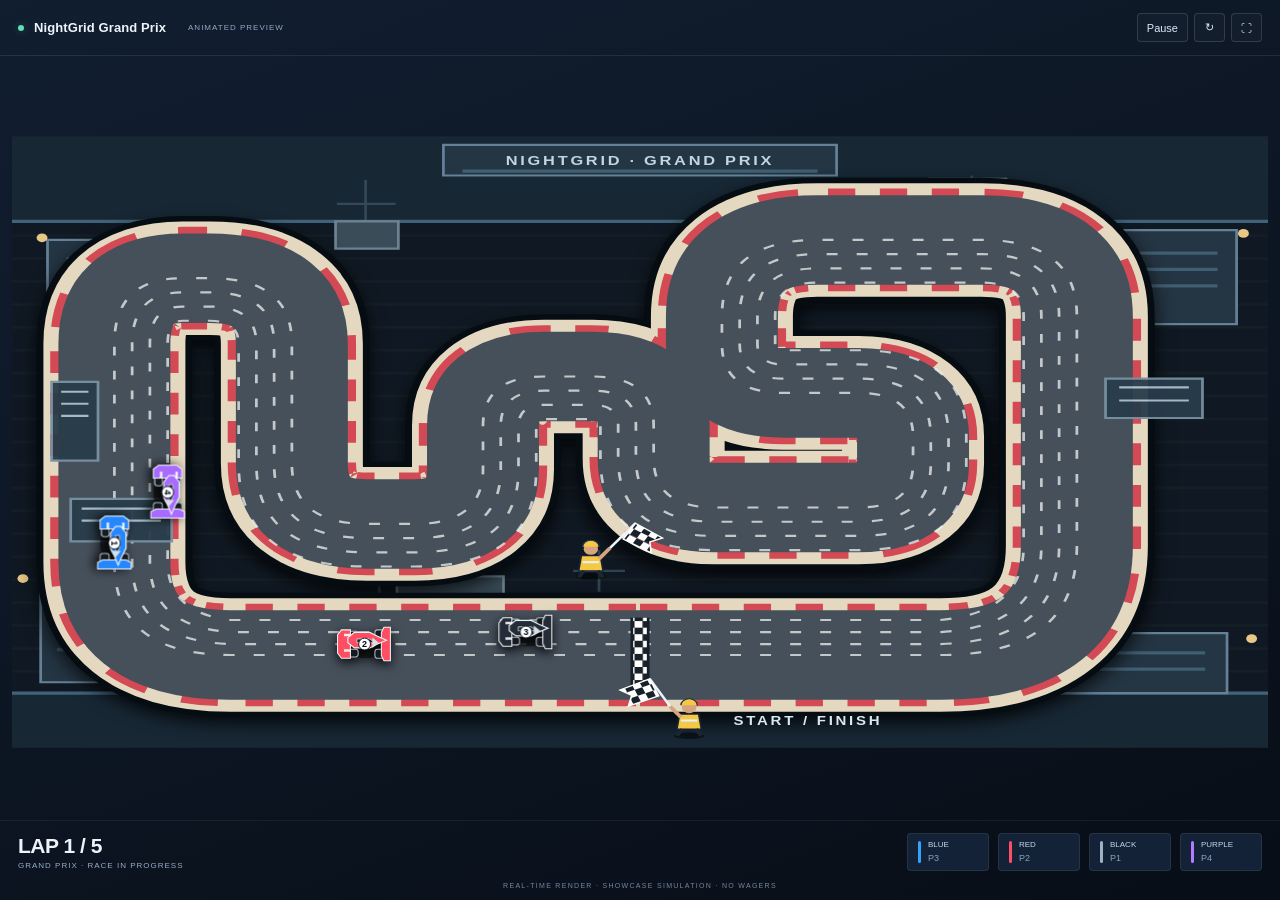
<file: previews/grand-prix.html>
<!doctype html><html lang="en"><head><meta charset="utf-8"><meta name="viewport" content="width=device-width,initial-scale=1"><meta name="robots" content="noindex"><title>NightGrid Grand Prix • Animated showcase</title><link rel="stylesheet" href="./preview.css"><style>.track-shadow{fill:none;stroke:#050c12;stroke-width:114;stroke-linecap:round;stroke-linejoin:round;filter:drop-shadow(0 6px 7px #000b)}.track-base{fill:none;stroke:#e4d8c0;stroke-width:104;stroke-linecap:round;stroke-linejoin:round}.track-kerbs{fill:none;stroke:#d34a54;stroke-width:94;stroke-dasharray:20 18;stroke-linecap:butt}.track-asphalt{fill:none;stroke:#46505b;stroke-width:82;stroke-linecap:round;stroke-linejoin:round}.lane-line{fill:none;stroke:#eff1ee;stroke-width:2;stroke-dasharray:8 14;opacity:.75}.kerb{fill:none;stroke:#e9eef4;stroke-width:7;stroke-dasharray:12 12;stroke-linecap:butt;opacity:.95}.check{fill:#edf5ff}.car{filter:drop-shadow(0 3px 4px #000d)}.car-num-text{font:900 7px Arial,sans-serif;text-anchor:middle;dominant-baseline:middle;fill:#07111d}</style></head><body><div class="viewer"><div class="view-head"><div class="title"><span class="pulse"></span><strong>NightGrid Grand Prix</strong><span class="demo-label">ANIMATED PREVIEW</span></div><div class="controls"><button id="pause" aria-label="Pause animation" aria-pressed="false">Pause</button><button id="restart" aria-label="Restart showcase race">↻</button><button id="expand" aria-label="Enter full screen">⛶</button></div></div><div class="track-stage"><svg class="circuit" id="raceSvg" viewBox="0 0 1150 560" role="img" aria-label="Four original open-wheel race cars on a detailed overhead circuit with hairpins and a checkered finish line"><g transform="scale(1.25 1)"><defs><linearGradient id="sky" x2="0" y2="1"><stop stop-color="#dcecf4"/><stop offset=".16" stop-color="#b8d7e0"/><stop offset=".17" stop-color="#83aa48"/><stop offset="1" stop-color="#94b552"/></linearGradient><pattern id="grassLines" width="42" height="42" patternUnits="userSpaceOnUse"><path d="M0 7h42M0 28h42" stroke="#bed77b" stroke-opacity=".18" stroke-width="2"/></pattern><pattern id="checkers" width="12" height="12" patternUnits="userSpaceOnUse"><rect width="6" height="6" fill="#fff"/><rect x="6" y="6" width="6" height="6" fill="#fff"/><rect x="6" width="6" height="6" fill="#18212a"/><rect y="6" width="6" height="6" fill="#18212a"/></pattern><filter id="glow"><feGaussianBlur stdDeviation="8"/></filter>
<path id="lanePath0" d="M460 475H680Q780 475 780 375V165Q780 95 710 95H590Q520 95 520 165V190Q520 235 565 235H620Q660 235 660 275V300Q660 340 620 340H515Q470 340 470 295V265Q470 220 425 220H390Q345 220 345 265V305Q345 355 295 355H260Q205 355 205 300V190Q205 130 145 130H125Q75 130 75 190V390Q75 475 160 475Z"/><path id="lanePath1" d="M460 465H680Q767 462 767 375V165Q767 108 710 108H590Q533 108 533 165V190Q533 222 565 222H620Q673 222 673 275V300Q673 353 620 353H515Q457 353 457 295V265Q457 233 425 233H390Q358 233 358 265V305Q358 368 295 368H260Q192 368 192 300V190Q192 143 145 143H125Q88 143 88 190V390Q88 462 160 465Z"/><path id="lanePath2" d="M460 454H680Q754 449 754 375V165Q754 121 710 121H590Q546 121 546 165V190Q546 209 565 209H620Q686 209 686 275V300Q686 366 620 366H515Q444 366 444 295V265Q444 246 425 246H390Q371 246 371 265V305Q371 381 295 381H260Q179 381 179 300V190Q179 156 145 156H125Q101 156 101 190V390Q101 449 160 454Z"/><path id="lanePath3" d="M460 443H680Q741 436 741 375V165Q741 134 710 134H590Q559 134 559 165V190Q559 196 565 196H620Q699 196 699 275V300Q699 379 620 379H515Q431 379 431 295V265Q431 259 425 259H390Q384 259 384 265V305Q384 394 295 394H260Q166 394 166 300V190Q166 169 145 169H125Q114 169 114 190V390Q114 436 160 443Z"/></defs>
<rect width="920" height="560" fill="#101923"/>
<rect width="920" height="560" fill="url(#grassLines)" opacity=".18"/>
<path d="M0 0H920V79H0zM0 510H920v50H0z" fill="#172734"/>
<path d="M0 78H920M0 510H920" stroke="#416379" stroke-width="3"/>
<g fill="#243543" stroke="#658198" stroke-width="2"><path d="M26 95h139v69H26zM779 86h118v86H779zM21 419h98v81H21zM746 455h144v55H746z"/><path d="M316 8h288v28H316z"/></g>
<g stroke="#45677c" stroke-width="3" opacity=".85"><path d="M40 112h110M40 126h110M40 140h110M794 107h89M794 122h89M794 137h89M33 440h75M33 455h75M33 470h75M762 473h112M762 488h112M330 32h260"/></g>
<g fill="#e8c887"><circle cx="22" cy="93" r="4"/><circle cx="175" cy="90" r="4"/><circle cx="775" cy="78" r="4"/><circle cx="902" cy="89" r="4"/><circle cx="8" cy="405" r="4"/><circle cx="908" cy="460" r="4"/></g>
<g fill="none" stroke="#496071" stroke-width="2" opacity=".6"><path d="M238 62h43m-22-22v45M678 58h50m-25-22v45M247 424h44m-22-22v45M411 398h38m-19-19v38"/></g>
<path d="M237 78h46v25h-46zM672 39h56v22h-56zM282 403h78v35h-78z" fill="#394c58" stroke="#6e8391" stroke-width="2"/>
<text x="460" y="26" fill="#bfd6e4" font-family="Arial,sans-serif" font-size="12" font-weight="900" letter-spacing="2" text-anchor="middle">NIGHTGRID · GRAND PRIX</text>
<path d="M460 475H680Q780 475 780 375V165Q780 95 710 95H590Q520 95 520 165V190Q520 235 565 235H620Q660 235 660 275V300Q660 340 620 340H515Q470 340 470 295V265Q470 220 425 220H390Q345 220 345 265V305Q345 355 295 355H260Q205 355 205 300V190Q205 130 145 130H125Q75 130 75 190V390Q75 475 160 475Z" class="track-shadow" fill="none" stroke="#050c12" stroke-width="114" stroke-linecap="round" stroke-linejoin="round"/><path d="M460 475H680Q780 475 780 375V165Q780 95 710 95H590Q520 95 520 165V190Q520 235 565 235H620Q660 235 660 275V300Q660 340 620 340H515Q470 340 470 295V265Q470 220 425 220H390Q345 220 345 265V305Q345 355 295 355H260Q205 355 205 300V190Q205 130 145 130H125Q75 130 75 190V390Q75 475 160 475Z" class="track-base" fill="none" stroke="#e4d8c0" stroke-width="104" stroke-linecap="round" stroke-linejoin="round"/><path d="M460 475H680Q780 475 780 375V165Q780 95 710 95H590Q520 95 520 165V190Q520 235 565 235H620Q660 235 660 275V300Q660 340 620 340H515Q470 340 470 295V265Q470 220 425 220H390Q345 220 345 265V305Q345 355 295 355H260Q205 355 205 300V190Q205 130 145 130H125Q75 130 75 190V390Q75 475 160 475Z" class="track-kerbs" fill="none" stroke="#d34a54" stroke-width="94" stroke-dasharray="20 18" stroke-linecap="butt"/><path d="M460 475H680Q780 475 780 375V165Q780 95 710 95H590Q520 95 520 165V190Q520 235 565 235H620Q660 235 660 275V300Q660 340 620 340H515Q470 340 470 295V265Q470 220 425 220H390Q345 220 345 265V305Q345 355 295 355H260Q205 355 205 300V190Q205 130 145 130H125Q75 130 75 190V390Q75 475 160 475Z" class="track-asphalt" fill="none" stroke="#46505b" stroke-width="82" stroke-linecap="round" stroke-linejoin="round"/><path d="M460 475H680Q780 475 780 375V165Q780 95 710 95H590Q520 95 520 165V190Q520 235 565 235H620Q660 235 660 275V300Q660 340 620 340H515Q470 340 470 295V265Q470 220 425 220H390Q345 220 345 265V305Q345 355 295 355H260Q205 355 205 300V190Q205 130 145 130H125Q75 130 75 190V390Q75 475 160 475Z" class="lane-line" fill="none" stroke="#eff1ee" stroke-width="2" stroke-dasharray="8 14" opacity=".75"/><path d="M460 465H680Q767 462 767 375V165Q767 108 710 108H590Q533 108 533 165V190Q533 222 565 222H620Q673 222 673 275V300Q673 353 620 353H515Q457 353 457 295V265Q457 233 425 233H390Q358 233 358 265V305Q358 368 295 368H260Q192 368 192 300V190Q192 143 145 143H125Q88 143 88 190V390Q88 462 160 465Z" class="lane-line" fill="none" stroke="#eff1ee" stroke-width="2" stroke-dasharray="8 14" opacity=".75"/><path d="M460 454H680Q754 449 754 375V165Q754 121 710 121H590Q546 121 546 165V190Q546 209 565 209H620Q686 209 686 275V300Q686 366 620 366H515Q444 366 444 295V265Q444 246 425 246H390Q371 246 371 265V305Q371 381 295 381H260Q179 381 179 300V190Q179 156 145 156H125Q101 156 101 190V390Q101 449 160 454Z" class="lane-line" fill="none" stroke="#eff1ee" stroke-width="2" stroke-dasharray="8 14" opacity=".75"/><path d="M460 443H680Q741 436 741 375V165Q741 134 710 134H590Q559 134 559 165V190Q559 196 565 196H620Q699 196 699 275V300Q699 379 620 379H515Q431 379 431 295V265Q431 259 425 259H390Q384 259 384 265V305Q384 394 295 394H260Q166 394 166 300V190Q166 169 145 169H125Q114 169 114 190V390Q114 436 160 443Z" class="lane-line" fill="none" stroke="#eff1ee" stroke-width="2" stroke-dasharray="8 14" opacity=".75"/>
<g opacity=".95"><path d="M29 225h34v72H29zM801 222h71v36h-71zM43 332h74v39H43z" fill="#293c4b" stroke="#7892a1" stroke-width="2"/><path d="M36 234h20m-20 11h20m-20 11h20M811 230h51m-51 12h51M51 341h58m-58 11h58" stroke="#aac1cc" stroke-width="2"/></g>
<!-- The grid marker is centered on the straight and stops inside the paved surface. -->
<path d="M460 441v64" stroke="#15202a" stroke-width="14" stroke-linecap="butt"/>
<path d="M460 441v64" stroke="url(#checkers)" stroke-width="10" stroke-linecap="butt"/>
<text x="583" y="539" fill="#d7e8f1" font-size="11" font-weight="900" text-anchor="middle" letter-spacing="2">START / FINISH</text>
<!-- Two marshals beyond the road raise checkered flags and wave toward the line. -->
<g id="marshalTop" transform="translate(424 375)" aria-label="Marshal above the track waving a raised checkered flag"><ellipse cx="0" cy="28" rx="11" ry="3" fill="#0008"/><path d="M-7 9h14l2 14H-9z" fill="#f4c745" stroke="#172333" stroke-width="1.3"/><path d="M-6 15H6" stroke="#e6f1ef" stroke-width="2"/><path d="M-5 23l-4 6m14-6 4 6" stroke="#1c2631" stroke-width="3"/><circle cx="0" cy="3" r="5.3" fill="#d6a57f"/><path d="M-6 1a6 6 0 0 1 12 0" fill="#f4c745" stroke="#273645" stroke-width="1"/><path d="M6 12l8-10" stroke="#d6a57f" stroke-width="3"/><g transform="translate(14 2)"><g><animateTransform attributeName="transform" type="rotate" values="-26 0 0;35 0 0;-26 0 0" dur="0.86s" repeatCount="indefinite"/><path d="M0 0L4-29" stroke="#eff4f6" stroke-width="2"/><path d="M4-29l24 1-6 8 6 8H4z" fill="url(#checkers)" stroke="#fff" stroke-width="1.2"/></g></g></g>
<g id="marshalBottom" transform="translate(496 520)" aria-label="Marshal below the track waving a raised checkered flag"><ellipse cx="0" cy="29" rx="11" ry="3" fill="#0008"/><path d="M-7 9h14l2 14H-9z" fill="#f4c745" stroke="#172333" stroke-width="1.3"/><path d="M-6 15H6" stroke="#e6f1ef" stroke-width="2"/><path d="M-5 23l-4 6m14-6 4 6" stroke="#1c2631" stroke-width="3"/><circle cx="0" cy="3" r="5.3" fill="#d6a57f"/><path d="M-6 1a6 6 0 0 1 12 0" fill="#f4c745" stroke="#273645" stroke-width="1"/><path d="M-6 12l-8-10" stroke="#d6a57f" stroke-width="3"/><g transform="translate(-14 2)"><g><animateTransform attributeName="transform" type="rotate" values="25 0 0;-36 0 0;25 0 0" dur="0.91s" repeatCount="indefinite"/><path d="M0 0L-4-29" stroke="#eff4f6" stroke-width="2"/><path d="M-4-29l-24 1 6 8-6 8h24z" fill="url(#checkers)" stroke="#fff" stroke-width="1.2"/></g></g></g>
<text id="raceSignal" x="460" y="285" text-anchor="middle" fill="#fff" font-size="20" font-weight="900" letter-spacing="2" stroke="#15212b" stroke-width="3" paint-order="stroke" opacity="0">LAP 1 / 5</text></g><g id="cars"></g></svg><div id="error" role="status" hidden>The preview could not load. <button onclick="location.reload()">Retry</button></div></div><div class="view-bottom"><div class="race-state"><strong id="headline">LAP 1 / 5</strong><span id="detail">RACE IN PROGRESS</span></div><div id="cars-status" class="cars-status" aria-label="Car status"></div></div><div class="view-note">REAL-TIME RENDER · SHOWCASE SIMULATION · NO WAGERS</div></div><script type="module" src="./grand-prix.mjs"></script></body></html>
</file>
<file: assets/css/krelvo.css>
/* KRELVO — Neon night grid meets showroom
   1 tokens · 2 base · 3 layout · 4 type · 5 controls · 6 header · 7 hero + scene
   8 sections · 9 games · 10 company · 11 operators · 12 game pages · 13 footer · 14 motion */

/* 1 ─ tokens */
@font-face{font-family:"Sora";src:url("/assets/fonts/sora.woff2") format("woff2");font-weight:100 800;font-display:swap}
@font-face{font-family:"Inter";src:url("/assets/fonts/inter.woff2") format("woff2");font-weight:100 900;font-display:swap}
:root{
  --ink:#080b10; --ink-2:#0c1118; --panel:#10161f; --panel-2:#151c27; --line:rgba(160,190,255,.12); --line-2:rgba(160,190,255,.22);
  --text:#eef3fb; --muted:#a3b0c4; --dim:#7c8aa1;
  --blue:#2f7bff; --btn:#1f63e6; --blue-hi:#6aa8ff; --blue-glow:rgba(47,123,255,.55);
  --red:#ff4d62; --purple:#a86aff; --chrome:#c9d3e2;
  --display:"Sora","Inter",system-ui,sans-serif; --body:"Inter",system-ui,-apple-system,"Segoe UI",sans-serif;
  --gutter:clamp(20px,4.4vw,56px); --max:1320px; --radius:18px; --radius-sm:10px;
  --ease:cubic-bezier(.2,.7,.1,1); --ease-soft:cubic-bezier(.25,.6,.3,1);
  --header-h:76px;
}

/* 2 ─ base */
*,*::before,*::after{box-sizing:border-box}
html{-webkit-text-size-adjust:100%;scroll-behavior:smooth;background:var(--ink)}
html.lenis,html.lenis body{height:auto;scroll-behavior:auto}
.lenis.lenis-stopped{overflow:hidden}
body{margin:0;background:var(--ink);color:var(--text);font-family:var(--body);font-size:17px;line-height:1.6;-webkit-font-smoothing:antialiased;text-rendering:optimizeLegibility;overflow-x:hidden}
img,svg,canvas,iframe{display:block;max-width:100%}
img{height:auto}
a{color:inherit;text-decoration:none}
button,input,textarea,select{font:inherit;color:inherit}
h1,h2,h3,h4,p,figure,ul,ol,dl,dd{margin:0}
ul,ol{padding:0;list-style:none}
::selection{background:var(--blue);color:#fff}
:focus-visible{outline:2px solid var(--blue-hi);outline-offset:3px;border-radius:6px}
.skip{position:fixed;left:16px;top:-80px;z-index:200;background:#fff;color:#05070b;padding:12px 18px;border-radius:10px;font-weight:600;transition:top .2s var(--ease-soft)}
.skip:focus{top:16px}
.sr{position:absolute;width:1px;height:1px;overflow:hidden;clip-path:inset(50%);white-space:nowrap}

/* 3 ─ layout */
.wrap{width:100%;max-width:calc(var(--max) + var(--gutter)*2);margin-inline:auto;padding-left:max(var(--gutter),env(safe-area-inset-left));padding-right:max(var(--gutter),env(safe-area-inset-right))}
.grid{display:grid;grid-template-columns:repeat(12,minmax(0,1fr));column-gap:clamp(16px,2.2vw,32px);row-gap:clamp(28px,4vw,56px)}
.section{position:relative;padding-block:clamp(84px,11vw,168px)}
.section--tight{padding-block:clamp(64px,8vw,112px)}
.solid{background:var(--ink);position:relative;z-index:2}
.solid--panel{background:linear-gradient(180deg,var(--ink-2),var(--ink))}
.edge-top{border-top:1px solid var(--line)}
main{position:relative;z-index:2}

/* 4 ─ type */
.eyebrow{display:inline-flex;align-items:center;gap:10px;font-size:12px;font-weight:600;letter-spacing:.2em;text-transform:uppercase;color:var(--blue-hi)}
.eyebrow::before{content:"";width:22px;height:1px;background:currentColor;opacity:.8}
.eyebrow--plain::before{display:none}
h1,h2,h3{font-family:var(--display);font-weight:600;letter-spacing:-.035em;line-height:1.02;text-wrap:balance}
.h-xl{font-size:clamp(44px,8.2vw,124px);letter-spacing:-.05em;line-height:.96}
.h-lg{font-size:clamp(36px,5.6vw,84px);letter-spacing:-.045em}
.h-md{font-size:clamp(30px,3.9vw,56px)}
.h-sm{font-size:clamp(21px,2vw,27px);letter-spacing:-.02em;line-height:1.18}
.accent{color:transparent;background:linear-gradient(100deg,#fff 0%,var(--blue-hi) 38%,var(--blue) 100%);-webkit-background-clip:text;background-clip:text}
.lead{font-size:clamp(18px,1.55vw,22px);line-height:1.55;color:#d3dcea;max-width:38em}
.copy{color:var(--muted);max-width:36em}
.copy + .copy{margin-top:1em}
.micro{font-size:11.5px;letter-spacing:.16em;text-transform:uppercase;color:var(--dim);font-weight:600}
.note{font-size:14px;color:var(--dim);max-width:46em}
.stack > * + *{margin-top:clamp(18px,2vw,28px)}
.head{display:grid;gap:22px;margin-bottom:clamp(40px,5.5vw,80px)}
@media (min-width:900px){.head--split{grid-template-columns:7fr 5fr;align-items:end;gap:48px}}
.l{display:block;overflow:hidden;padding-bottom:.09em;margin-bottom:-.09em}
.l > span{display:block}

/* 5 ─ controls */
.btn{--bg:var(--btn);position:relative;display:inline-flex;align-items:center;justify-content:center;gap:12px;min-height:54px;padding:0 26px;border-radius:999px;border:1px solid transparent;background:var(--bg);color:#fff;font-weight:600;font-size:15.5px;letter-spacing:-.005em;cursor:pointer;white-space:nowrap;transition:box-shadow .35s var(--ease),background .25s var(--ease-soft),border-color .25s var(--ease-soft),color .25s var(--ease-soft);will-change:transform}
.btn:hover{box-shadow:0 0 0 1px rgba(255,255,255,.14) inset,0 12px 44px -8px var(--blue-glow)}
.btn .arr{display:inline-block;transition:transform .35s var(--ease)}
.btn:hover .arr{transform:translate(3px,-3px)}
.btn--ghost{background:rgba(255,255,255,.04);border-color:var(--line-2);backdrop-filter:blur(10px);-webkit-backdrop-filter:blur(10px)}
.btn--ghost:hover{background:rgba(255,255,255,.09);border-color:rgba(190,212,255,.45);box-shadow:none}
.btn--light{background:#fff;color:#070a0f}
.btn--sm{min-height:44px;padding:0 20px;font-size:14.5px}
.link{display:inline-flex;align-items:center;gap:8px;font-weight:600;color:var(--text);padding-block:6px;border-bottom:1px solid var(--line-2);transition:border-color .25s var(--ease-soft),color .25s var(--ease-soft)}
.link:hover{border-color:var(--blue-hi);color:#fff}
.badge{display:inline-flex;align-items:center;gap:8px;height:30px;padding:0 13px;border-radius:999px;border:1px solid var(--line-2);background:rgba(10,14,20,.6);font-size:11px;font-weight:600;letter-spacing:.14em;text-transform:uppercase;color:#d5deec;white-space:nowrap}
.badge::before{content:"";width:6px;height:6px;border-radius:50%;background:var(--c,var(--blue-hi));box-shadow:0 0 10px var(--c,var(--blue-hi))}
.badge--public{--c:#6aa8ff}.badge--private{--c:var(--purple)}.badge--dev{--c:#f2b85c}.badge--planned{--c:var(--chrome)}
.badges{display:flex;flex-wrap:wrap;gap:8px}

/* 6 ─ header */
.site-header{position:fixed;inset:0 0 auto 0;z-index:100;height:calc(var(--header-h) + env(safe-area-inset-top));padding-top:env(safe-area-inset-top);view-transition-name:site-header;display:flex;align-items:center}
.site-header::before{content:"";position:absolute;inset:0;z-index:-1;background:rgba(8,11,16,.74);-webkit-backdrop-filter:blur(18px) saturate(1.4);backdrop-filter:blur(18px) saturate(1.4);border-bottom:1px solid var(--line);opacity:0;transition:opacity .35s var(--ease-soft);pointer-events:none}
.site-header.is-stuck::before{opacity:1}
.menu-open .site-header::before{opacity:0}
.nav{display:flex;align-items:center;justify-content:space-between;gap:24px}
.brand{display:inline-flex;align-items:center;gap:11px;font-family:var(--display);color:#fff}
.brand svg{width:27px;height:26px;filter:drop-shadow(0 0 12px rgba(47,123,255,.4))}
.brand span{display:inline-block;font-weight:800;font-size:22px;line-height:1;letter-spacing:-.012em;transform:skewX(-12deg)}
.brand b{font-weight:inherit;color:#4f93ff}
.mark-lit{fill:#4f93ff}.mark-lane{fill:#fff}
.nav-links{display:flex;align-items:center;gap:6px}
.nav-links a:not(.btn){padding:10px 12px;white-space:nowrap;border-radius:999px;font-size:14.5px;font-weight:500;color:#cdd7e6;transition:color .2s var(--ease-soft),background .2s var(--ease-soft)}
.nav-links a:not(.btn):hover,.nav-links a[aria-current="page"]{color:#fff;background:rgba(255,255,255,.06)}
.nav-links .btn{margin-left:10px}
.menu-btn{display:none;align-items:center;gap:10px;min-height:44px;padding:0 16px;border-radius:999px;border:1px solid var(--line-2);background:rgba(255,255,255,.04);font-size:14px;font-weight:600;cursor:pointer}
.menu-btn i{position:relative;width:16px;height:10px}
.menu-btn i::before,.menu-btn i::after{content:"";position:absolute;left:0;right:0;height:1.5px;background:currentColor;transition:transform .3s var(--ease),top .3s var(--ease)}
.menu-btn i::before{top:0}.menu-btn i::after{top:8.5px}
.menu-btn[aria-expanded="true"] i::before{top:4px;transform:rotate(45deg)}
.menu-btn[aria-expanded="true"] i::after{top:4px;transform:rotate(-45deg)}
@media (max-width:1000px){
  .menu-btn{display:inline-flex;position:relative;z-index:3}
  .brand{position:relative;z-index:3}
  .nav-links{position:fixed;inset:0;z-index:2;width:100%;height:100vh;height:100dvh;flex-direction:column;align-items:stretch;justify-content:flex-start;gap:0;padding:calc(var(--header-h) + env(safe-area-inset-top) + 12px) max(var(--gutter),env(safe-area-inset-right)) calc(28px + env(safe-area-inset-bottom)) max(var(--gutter),env(safe-area-inset-left));background:#06090d;overflow-y:auto;overscroll-behavior:contain;-webkit-overflow-scrolling:touch;visibility:hidden;opacity:0;transition:opacity .32s var(--ease-soft),visibility 0s .32s}
  .nav-links::before,.nav-links::after{content:"";flex:1 0 0}
  .nav-links.is-open{visibility:visible;opacity:1;transition:opacity .32s var(--ease-soft)}
  .nav-links a:not(.btn){flex:none;display:flex;align-items:center;min-height:60px;font-family:var(--display);font-size:clamp(24px,min(7.4vw,6.4vh),32px);font-weight:600;letter-spacing:-.03em;padding:8px 0;border-radius:0;border-bottom:1px solid var(--line);color:#fff;background:none !important}
  .nav-links a:not(.btn):active{color:var(--blue-hi)}
  .nav-links .btn{flex:none}
  .nav-links .btn{margin:28px 0 0;align-self:flex-start}
}

/* 7 ─ hero + scene */
.scene{position:fixed;inset:0;z-index:0;pointer-events:none;background:var(--ink)}
.scene canvas{position:absolute;inset:0;width:100%;height:100%;opacity:0;transition:opacity 1.2s var(--ease-soft)}
.scene.is-live canvas{opacity:1}
.scene-poster{position:absolute;inset:0;background:#06080c url("/assets/img/showroom-sm.webp") center 58%/cover no-repeat;transition:opacity 1.2s var(--ease-soft)}
@media (min-width:700px){.scene-poster{background-image:url("/assets/img/showroom.webp")}}
.scene-poster img{position:absolute;left:50%;top:56%;width:min(74vw,860px);transform:translate(-46%,-50%);filter:drop-shadow(0 40px 50px rgba(0,0,0,.7))}
.scene-poster::after{content:"";position:absolute;inset:0;background:radial-gradient(ellipse at 50% 55%,transparent 30%,rgba(8,11,16,.75) 85%),linear-gradient(180deg,rgba(8,11,16,.45),transparent 30%,transparent 70%,var(--ink))}
.scene.is-live .scene-poster{opacity:0}
@media (min-width:900px){.scene-poster img{left:68%;top:54%;width:min(54vw,820px)}}
.scene-poster{z-index:1}.scene canvas{z-index:2}.scene-vignette{z-index:3}
.scene-road{position:absolute;inset:0;z-index:0;background:url("/assets/img/circuit-sm.webp") center/cover no-repeat;opacity:0;transition:opacity .8s var(--ease-soft)}
@media (min-width:700px){.scene-road{background-image:url("/assets/img/circuit.webp")}}
.scene-road::after{content:"";position:absolute;inset:0;background:rgba(8,11,16,.5)}
.no-3d .scene.is-past .scene-road,.no-3d .scene.is-circuit .scene-road{opacity:1}
.no-3d .scene.is-circuit .scene-poster,.no-3d .scene.is-past .scene-poster{background-image:none;background-color:transparent}
.no-3d .scene.is-past .scene-poster{opacity:0}
.no-3d .scene.is-circuit .scene-poster img{filter:drop-shadow(0 0 60px rgba(47,123,255,.5)) drop-shadow(0 40px 50px rgba(0,0,0,.7))}
.scene-vignette{position:absolute;inset:0;background:linear-gradient(180deg,rgba(8,11,16,.55) 0,transparent 22%,transparent 62%,rgba(8,11,16,.92) 100%)}

.hero{position:relative;min-height:100svh;display:flex;flex-direction:column;justify-content:flex-end;padding:calc(var(--header-h) + 40px) 0 clamp(28px,4vw,48px)}
.hero-copy{max-width:920px}
.hero h1{margin-top:22px;text-shadow:0 2px 40px rgba(4,6,10,.7)}
.hero .lead{margin-top:26px;max-width:30em;text-shadow:0 1px 20px rgba(4,6,10,.9)}
.hero-actions{display:flex;flex-wrap:wrap;gap:12px;margin-top:34px}
.hero-foot{display:flex;flex-wrap:wrap;align-items:center;justify-content:space-between;gap:18px 32px;margin-top:clamp(36px,6vw,72px);padding-top:22px;border-top:1px solid var(--line)}
.hero-foot .micro{display:flex;gap:10px 28px;flex-wrap:wrap}
.hero-foot .micro span{white-space:nowrap}
.mode{pointer-events:auto;display:inline-flex;align-items:center;gap:12px;min-height:46px;padding:0 8px 0 16px;border-radius:999px;border:1px solid var(--line-2);background:rgba(10,14,20,.6);backdrop-filter:blur(12px);-webkit-backdrop-filter:blur(12px);font-size:12px;font-weight:600;letter-spacing:.14em;text-transform:uppercase;cursor:pointer;transition:border-color .3s var(--ease-soft),box-shadow .3s var(--ease-soft)}
.mode:hover{border-color:rgba(150,190,255,.6)}
.mode .sw{position:relative;width:46px;height:28px;border-radius:999px;background:rgba(255,255,255,.08);transition:background .35s var(--ease-soft)}
.mode .sw::after{content:"";position:absolute;top:4px;left:4px;width:20px;height:20px;border-radius:50%;background:#fff;transition:transform .45s var(--ease),box-shadow .35s var(--ease-soft)}
.mode[aria-pressed="true"]{border-color:rgba(106,168,255,.7);box-shadow:0 0 34px -6px var(--blue-glow)}
.mode[aria-pressed="true"] .sw{background:var(--btn)}
.mode[aria-pressed="true"] .sw::after{transform:translateX(18px);box-shadow:0 0 14px #fff}

.window{position:relative;z-index:2}
.window--scrim::before{content:"";position:absolute;inset:0;background:linear-gradient(90deg,rgba(8,11,16,.86) 0%,rgba(8,11,16,.55) 48%,rgba(8,11,16,.08) 100%);pointer-events:none}
.window--scrim > *{position:relative}
.fade-in{height:22vh;background:linear-gradient(180deg,transparent,var(--ink));position:relative;z-index:2}
.fade-out{height:22vh;background:linear-gradient(0deg,transparent,var(--ink));position:relative;z-index:2}
.interlude{position:relative;z-index:2;min-height:92vh;display:flex;align-items:flex-end;padding-block:8vh}
.interlude .h-lg{max-width:12em;text-shadow:0 2px 40px rgba(4,6,10,.8)}
.grid-tags{display:flex;flex-wrap:wrap;gap:8px;margin-top:26px}
.tag{display:inline-flex;align-items:center;gap:9px;height:34px;padding:0 14px;border-radius:999px;background:rgba(10,14,20,.66);border:1px solid var(--line-2);font-size:12px;font-weight:600;letter-spacing:.14em;text-transform:uppercase;backdrop-filter:blur(8px);-webkit-backdrop-filter:blur(8px)}
.tag::before{content:"";width:8px;height:8px;border-radius:2px;background:var(--c);box-shadow:0 0 12px var(--c)}

.stats{display:grid;grid-template-columns:repeat(2,1fr);border-top:1px solid var(--line)}
.stats > li{padding:26px 0 6px;border-bottom:1px solid var(--line)}
.stats > li:nth-child(odd){padding-right:20px}
.stats b{display:block;font-family:var(--display);font-weight:600;font-size:clamp(44px,5.6vw,80px);letter-spacing:-.05em;line-height:1;font-variant-numeric:tabular-nums}
.stats span{display:block;margin-top:10px;color:var(--muted);font-size:15px}
@media (min-width:900px){.stats{grid-template-columns:repeat(4,1fr)}.stats > li{border-bottom:0;padding-right:24px}}

/* 8 ─ sections */
.cards3{display:grid;gap:16px}
@media (min-width:860px){.cards3{grid-template-columns:repeat(3,1fr)}}
.card{position:relative;padding:clamp(26px,2.6vw,38px);border-radius:var(--radius);border:1px solid var(--line);background:linear-gradient(160deg,rgba(255,255,255,.045),rgba(255,255,255,.012) 60%);overflow:hidden}
.card::before{content:"";position:absolute;inset:0 0 auto 0;height:1px;background:linear-gradient(90deg,transparent,rgba(170,200,255,.45),transparent);opacity:.6}
.card .num{font-family:var(--display);font-size:13px;letter-spacing:.18em;color:var(--blue-hi);font-weight:600}
.card h3{margin:clamp(36px,4vw,64px) 0 12px}
.card p{color:var(--muted);font-size:16px}
.card .badge{margin-top:22px}
.steps{counter-reset:s;display:grid;gap:0;border-top:1px solid var(--line)}
.steps li{counter-increment:s;display:grid;grid-template-columns:64px 1fr;gap:8px 16px;padding:28px 0;border-bottom:1px solid var(--line)}
.steps li::before{content:"0" counter(s);font-family:var(--display);font-size:13px;letter-spacing:.18em;color:var(--blue-hi);font-weight:600;padding-top:6px}
.steps h3{font-size:clamp(20px,1.9vw,25px);letter-spacing:-.02em;line-height:1.2}
.steps p{grid-column:2;color:var(--muted);font-size:16px;max-width:34em}
.steps .badge{grid-column:2;justify-self:start;margin-top:8px}
.band{position:relative;overflow:hidden;border-radius:clamp(20px,2.4vw,32px);border:1px solid var(--line-2);padding:clamp(36px,6vw,96px);background:#0a0f17}
.band::before{content:"";position:absolute;inset:0;background:url("/assets/img/asphalt.webp") center/cover;opacity:.5}
.band::after{content:"";position:absolute;inset:0;background:linear-gradient(90deg,rgba(8,11,16,.94) 20%,rgba(8,11,16,.5) 100%)}
.band > *{position:relative;z-index:1}
.band-row{display:flex;flex-wrap:wrap;align-items:flex-end;justify-content:space-between;gap:32px}
.cta-final{position:relative;z-index:2;min-height:100vh;display:flex;align-items:center;text-align:center}
.cta-final .wrap{display:flex;flex-direction:column;align-items:center}
.cta-final h2{max-width:10em;text-shadow:0 2px 50px rgba(4,6,10,.9)}
.cta-final .lead{margin:24px auto 34px;text-shadow:0 1px 20px rgba(4,6,10,.9)}
.cta-final::before{content:"";position:absolute;inset:0;background:radial-gradient(ellipse at center,rgba(8,11,16,.7),rgba(8,11,16,.2) 70%)}
.cta-final > *{position:relative}

/* 9 ─ games */
.games{display:grid;gap:22px;perspective:1600px}
@media (min-width:720px){.games{grid-template-columns:1fr 1fr}.games > :nth-child(3):last-child{grid-column:1/-1}.games > :nth-child(3):last-child .game-stage{aspect-ratio:21/9}}
@media (min-width:1080px){.games{grid-template-columns:repeat(3,1fr);gap:18px}.games > :nth-child(3):last-child{grid-column:auto}.games > :nth-child(3):last-child .game-stage{aspect-ratio:16/11}.games .game-body{padding:26px}}
.game{position:relative;display:flex;flex-direction:column;border-radius:clamp(20px,2vw,28px);border:1px solid var(--line-2);background:linear-gradient(170deg,#131b28,#0b1018 70%);transform-style:preserve-3d;transform:rotateX(var(--rx,0deg)) rotateY(var(--ry,0deg));transition:transform .5s var(--ease),border-color .3s var(--ease-soft),box-shadow .4s var(--ease-soft);will-change:transform}
.game.is-tilting{transition:border-color .3s var(--ease-soft),box-shadow .4s var(--ease-soft)}
.game:hover,.game:focus-within{border-color:color-mix(in srgb,var(--hue,var(--blue)) 60%,transparent);box-shadow:0 40px 90px -40px color-mix(in srgb,var(--hue,var(--blue)) 60%,transparent)}
.game::after{content:"";position:absolute;inset:0;border-radius:inherit;background:radial-gradient(520px circle at var(--mx,50%) var(--my,0%),rgba(140,180,255,.14),transparent 60%);pointer-events:none;opacity:0;transition:opacity .4s var(--ease-soft)}
.game:hover::after{opacity:1}
.game-stage{position:relative;aspect-ratio:16/11;border-radius:inherit;border-bottom-left-radius:0;border-bottom-right-radius:0;overflow:hidden;background:#070a0f;transform:translateZ(0)}
.game-body{position:relative;padding:clamp(24px,2.6vw,38px);transform:translateZ(36px);display:flex;flex-direction:column;gap:14px;flex:1}
.game-body .row{display:flex;flex-wrap:wrap;align-items:center;justify-content:space-between;gap:10px 16px}
.game-body p{color:var(--muted);max-width:30em}
.game-body .link{align-self:flex-start;margin-top:auto}

.game-word{position:absolute;left:clamp(18px,2.4vw,30px);top:clamp(16px,2vw,26px);z-index:3;font-family:var(--display);font-weight:700;letter-spacing:.2em;font-size:12px;line-height:1.5;color:#fff}
.game-word small{display:block;font-size:10.5px;color:var(--blue-hi);letter-spacing:.24em}
/* grand prix start grid */
.gp-grid{position:absolute;inset:0;background:radial-gradient(ellipse at 50% 120%,rgba(47,123,255,.25),transparent 60%),linear-gradient(180deg,#070a10,#0d131d)}
.gp-floor{position:absolute;left:-20%;right:-20%;bottom:-8%;height:78%;transform:perspective(700px) rotateX(64deg);transform-origin:50% 100%;background:
  repeating-linear-gradient(90deg,transparent 0 calc(25% - 1px),rgba(106,168,255,.5) calc(25% - 1px) 25%),
  repeating-linear-gradient(0deg,transparent 0 58px,rgba(255,255,255,.07) 58px 60px),#0a0e15;mask-image:linear-gradient(0deg,#000 30%,transparent 96%);-webkit-mask-image:linear-gradient(0deg,#000 30%,transparent 96%)}
.gp-cars{position:absolute;inset:0;transform:translate3d(calc(var(--px,0)*-14px),calc(var(--py,0)*-8px),0);transition:transform .5s var(--ease)}
.is-tilting .gp-cars,.is-tilting .crash-readout{transition:none}
.gp-car{position:absolute;width:44%;bottom:var(--b);left:var(--x);filter:drop-shadow(0 18px 14px rgba(0,0,0,.75));transform:translateX(calc(var(--px,0)*var(--d,0px)));transition:transform .5s var(--ease)}
.gp-car::after{content:"";position:absolute;left:12%;right:10%;bottom:6%;height:14%;background:var(--glow);filter:blur(22px);opacity:.55;z-index:-1}
.gp-car img{width:100%;filter:var(--f,none)}
.gp-lights{position:absolute;right:clamp(18px,2.4vw,30px);top:clamp(16px,2vw,26px);display:flex;gap:6px;z-index:3}
.gp-lights i{width:10px;height:10px;border-radius:50%;background:#2a1116;border:1px solid rgba(255,255,255,.14)}
.game:hover .gp-lights i,.game.in-view .gp-lights i{animation:lights 4.2s infinite}
.gp-lights i:nth-child(2){animation-delay:.35s!important}.gp-lights i:nth-child(3){animation-delay:.7s!important}.gp-lights i:nth-child(4){animation-delay:1.05s!important}.gp-lights i:nth-child(5){animation-delay:1.4s!important}
@keyframes lights{0%,8%{background:#2a1116;box-shadow:none}10%,62%{background:var(--red);box-shadow:0 0 12px var(--red)}64%,100%{background:#2a1116;box-shadow:none}}
/* crash curve */
.crash-stage{background:radial-gradient(ellipse at 80% 0%,rgba(168,106,255,.16),transparent 55%),linear-gradient(180deg,#070a10,#0d121c)}
.crash-stage canvas{position:absolute;inset:0;width:100%;height:100%}
.crash-readout{position:absolute;left:50%;top:44%;transform:translate(calc(-50% + var(--px,0)*10px),calc(-50% + var(--py,0)*8px));text-align:center;z-index:2;transition:transform .5s var(--ease)}
.crash-readout b{display:block;font-family:var(--display);font-weight:600;font-size:clamp(44px,6vw,84px);letter-spacing:-.05em;line-height:1;font-variant-numeric:tabular-nums;text-shadow:0 0 40px rgba(47,123,255,.6)}
.crash-readout.is-out b{color:var(--red);text-shadow:0 0 40px rgba(255,77,98,.7)}
.crash-readout span{display:block;margin-top:8px}
.illus{position:absolute;right:clamp(18px,2.4vw,30px);bottom:14px;z-index:3;font-size:10px;letter-spacing:.16em;text-transform:uppercase;color:rgba(200,214,236,.55)}

/* 10 ─ company */
.page-hero{position:relative;padding:calc(var(--header-h) + clamp(56px,9vw,128px)) 0 clamp(56px,8vw,112px);overflow:hidden}
.page-hero .lead{margin-top:28px}
.page-hero h1{margin-top:22px}
.plate{position:absolute;inset:0;z-index:-1;background:var(--img) center/cover no-repeat;opacity:.55}
.plate::after{content:"";position:absolute;inset:0;background:linear-gradient(180deg,rgba(8,11,16,.5),rgba(8,11,16,.35) 40%,var(--ink) 100%),linear-gradient(90deg,rgba(8,11,16,.85),transparent 70%)}
.story{position:relative;height:340vh;z-index:2}
.story-pin{position:sticky;top:0;height:100svh;overflow:hidden;display:flex;align-items:center;padding-top:var(--header-h)}
.story-pin .scene{position:absolute}
.story-pin .scene-vignette{background:linear-gradient(90deg,rgba(8,11,16,.95) 0%,rgba(8,11,16,.82) 36%,transparent 70%),linear-gradient(180deg,rgba(8,11,16,.6),transparent 25%,transparent 75%,var(--ink))}
.story-lines{position:relative;z-index:2;max-width:13.5em;font-family:var(--display);font-weight:600;font-size:clamp(22px,min(2.7vw,3.5vh),40px);letter-spacing:-.035em;line-height:1.16}
.story-lines span{display:block;opacity:.16;transition:opacity .6s var(--ease-soft),transform .6s var(--ease);transform:translateY(6px)}
.story-lines span.on{opacity:1;transform:none}
.story-lines span + span{margin-top:.5em}
.story-meta{z-index:2;display:flex;justify-content:space-between;gap:16px}
.story-bar{height:2px;width:100%;transform-origin:0 50%;transform:scaleX(var(--p,0));background:linear-gradient(90deg,var(--blue),var(--blue-hi));z-index:3}
.no-js .story,.static-story .story{height:auto}
.no-js .story-pin,.static-story .story-pin{position:relative;height:auto;padding-block:120px}
.no-js .story-lines span,.static-story .story-lines span{opacity:1;transform:none}
.founder{display:grid;gap:clamp(28px,4vw,64px)}
@media (min-width:900px){.founder{grid-template-columns:5fr 7fr;align-items:center}}
.photo{position:relative;aspect-ratio:3/4;border-radius:var(--radius);border:1px solid var(--line-2);box-shadow:0 50px 100px -50px var(--blue-glow);background:radial-gradient(ellipse at 50% 0%,rgba(47,123,255,.22),transparent 60%),linear-gradient(170deg,#151d2a,#0b1018);display:grid;place-items:center;overflow:hidden;max-width:460px}
.photo img{position:absolute;inset:0;width:100%;height:100%;object-fit:cover}
.photo-ph{display:grid;justify-items:center;gap:14px;text-align:center;padding:24px}
.photo-ph b{font-family:var(--display);font-size:clamp(64px,8vw,104px);font-weight:600;letter-spacing:-.05em;line-height:1;color:transparent;-webkit-text-stroke:1px rgba(170,200,255,.5)}
.role{color:var(--blue-hi);font-weight:600;margin-top:10px}
.timeline{position:relative;display:grid;gap:0}
.timeline::before{content:"";position:absolute;left:7px;top:8px;bottom:8px;width:1px;background:linear-gradient(180deg,var(--blue),rgba(160,190,255,.15))}
.timeline li{position:relative;padding:0 0 clamp(30px,4vw,48px) 44px}
.timeline li:last-child{padding-bottom:0}
.timeline li::before{content:"";position:absolute;left:0;top:7px;width:15px;height:15px;border-radius:50%;background:var(--ink);border:2px solid var(--blue-hi);box-shadow:0 0 16px var(--blue-glow)}
.timeline li.is-planned::before{border-style:dashed;border-color:var(--chrome);box-shadow:none}
.timeline .when{display:flex;flex-wrap:wrap;align-items:center;gap:12px;margin-bottom:8px}
.timeline h3{font-size:clamp(21px,2vw,27px);letter-spacing:-.02em}
.timeline p{color:var(--muted);margin-top:8px;max-width:34em}
@media (min-width:900px){
  .timeline{grid-template-columns:repeat(4,1fr);gap:24px}
  .timeline::before{left:0;right:0;top:7px;bottom:auto;width:auto;height:1px;background:linear-gradient(90deg,var(--blue),rgba(160,190,255,.15))}
  .timeline li{padding:44px 0 0}
  .timeline li::before{top:0}
}
.roadmap{display:grid;gap:16px}
@media (min-width:860px){.roadmap{grid-template-columns:repeat(3,1fr)}}
.roadmap h3{font-size:14px;font-family:var(--body);letter-spacing:.16em;text-transform:uppercase;color:var(--dim);font-weight:600;margin-bottom:18px;display:flex;align-items:center;gap:10px}
.roadmap ul{display:grid;gap:10px}
.roadmap li{padding:18px 20px;border-radius:var(--radius-sm);border:1px solid var(--line);background:rgba(255,255,255,.025);font-size:15.5px;color:#d3dcea}
.roadmap li small{display:block;color:var(--dim);font-size:13.5px;margin-top:4px}

/* 11 ─ operators */
.table-scroll{overflow-x:auto;border:1px solid var(--line);border-radius:var(--radius);background:rgba(255,255,255,.02)}
table{width:100%;border-collapse:collapse;min-width:640px;font-size:15.5px}
th,td{text-align:left;padding:18px 22px;border-bottom:1px solid var(--line);vertical-align:top}
tr:last-child > *{border-bottom:0}
thead th{font-size:11.5px;letter-spacing:.16em;text-transform:uppercase;color:var(--dim);font-weight:600}
tbody th{font-weight:500;color:var(--dim);width:24%}
td{color:#dbe3ef}
td a{color:var(--blue-hi);font-weight:600}
td a:hover{text-decoration:underline}
.enquiry{display:grid;gap:clamp(32px,5vw,72px)}
@media (min-width:960px){.enquiry{grid-template-columns:5fr 7fr}}
.form{display:grid;gap:16px;padding:clamp(22px,3vw,40px);border-radius:clamp(20px,2vw,28px);border:1px solid var(--line-2);background:linear-gradient(165deg,rgba(255,255,255,.055),rgba(255,255,255,.015))}
@media (min-width:640px){.form{grid-template-columns:1fr 1fr}.form .full{grid-column:1/-1}}
.field{display:grid;gap:8px}
.field label{font-size:12px;font-weight:600;letter-spacing:.14em;text-transform:uppercase;color:#b8c4d6}
.field input,.field textarea{width:100%;min-height:54px;padding:14px 16px;border-radius:12px;border:1px solid var(--line-2);background:rgba(6,9,13,.7);color:var(--text);font-size:16px;transition:border-color .2s var(--ease-soft),box-shadow .2s var(--ease-soft)}
.field textarea{min-height:150px;resize:vertical;line-height:1.5}
.field input::placeholder,.field textarea::placeholder{color:#6f7d94}
.field input:focus,.field textarea:focus{outline:none;border-color:var(--blue-hi);box-shadow:0 0 0 4px rgba(47,123,255,.22)}
.field input[aria-invalid="true"],.field textarea[aria-invalid="true"]{border-color:var(--red)}
.field .err{font-size:13.5px;color:#ff8b9a;min-height:0}
.form-foot{display:flex;flex-wrap:wrap;align-items:center;justify-content:space-between;gap:16px}
.form-status{font-size:15px;color:#cfe0ff}
.hp{position:absolute;left:-9999px}

/* 12 ─ game pages */
.game-hero{position:relative;min-height:min(100svh,980px);display:flex;align-items:flex-end;padding:calc(var(--header-h) + 60px) 0 clamp(40px,6vw,80px);overflow:hidden}
.game-hero .car{position:absolute;right:-6%;bottom:16%;width:min(62vw,900px);z-index:-1;filter:var(--f,none) drop-shadow(0 50px 40px rgba(0,0,0,.8))}
.game-hero .glow{position:absolute;right:4%;bottom:12%;width:min(50vw,720px);height:120px;background:var(--hue,var(--blue));filter:blur(90px);opacity:.4;z-index:-1}
@media (max-width:860px){.game-hero{align-items:flex-end;padding-top:calc(var(--header-h) + 58vw)}.game-hero .car{right:-12%;left:auto;top:calc(var(--header-h) + 2vw);bottom:auto;width:104vw}.game-hero .glow{top:calc(var(--header-h) + 44vw);bottom:auto;width:80vw}}
.back{display:inline-flex;gap:8px;align-items:center;font-size:14px;color:var(--muted);margin-bottom:26px}
.back:hover{color:#fff}
.specs{display:grid;grid-template-columns:1fr;border-top:1px solid var(--line)}
.specs > div{padding:22px 0;border-bottom:1px solid var(--line)}
.specs dt{font-size:11.5px;letter-spacing:.16em;text-transform:uppercase;color:var(--dim);font-weight:600;margin-bottom:8px}
.specs dd{font-family:var(--display);font-size:clamp(19px,1.7vw,23px);font-weight:600;letter-spacing:-.02em}
@media (min-width:760px){.specs{grid-template-columns:repeat(4,1fr)}.specs > div{padding-right:20px}}
.preview{position:relative;border-radius:clamp(16px,2vw,26px);border:1px solid var(--line-2);overflow:hidden;background:#09121c;box-shadow:0 60px 120px -60px var(--blue-glow)}
.preview iframe{width:100%;height:clamp(420px,56vw,760px);border:0}
.preview figcaption{display:flex;justify-content:space-between;gap:12px;padding:14px 20px;border-top:1px solid var(--line);font-size:11.5px;letter-spacing:.14em;text-transform:uppercase;color:var(--dim);font-weight:600}
.shot{border-radius:clamp(14px,1.6vw,22px);border:1px solid var(--line-2);overflow:hidden;background:#09121c}
.shot img{width:100%}
.shot figcaption{padding:14px 20px;border-top:1px solid var(--line);font-size:13.5px;color:var(--dim)}
.features{display:grid;gap:0;border-top:1px solid var(--line)}
@media (min-width:760px){.features{grid-template-columns:1fr 1fr;column-gap:48px}}
.features li{padding:24px 0;border-bottom:1px solid var(--line)}
.features h3{font-size:20px;letter-spacing:-.02em;margin-bottom:6px}
.features p{color:var(--muted);font-size:16px}
.next{display:flex;flex-wrap:wrap;align-items:flex-end;justify-content:space-between;gap:28px}
.prose h2{font-size:clamp(22px,2vw,28px);margin:48px 0 12px}
.prose p{color:var(--muted);max-width:42em}
.e404{min-height:100svh;display:flex;align-items:center;position:relative;overflow:hidden}
.e404 .big{font-family:var(--display);font-weight:700;font-size:clamp(120px,30vw,400px);letter-spacing:-.07em;line-height:.8;color:transparent;-webkit-text-stroke:1px rgba(120,165,255,.4);position:absolute;right:-2vw;bottom:4vh;z-index:-1;user-select:none}

/* 13 ─ footer */
.site-footer{position:relative;z-index:2;background:#05070b;border-top:1px solid var(--line);padding:clamp(56px,7vw,96px) 0 calc(36px + env(safe-area-inset-bottom))}
.foot-top{display:grid;gap:40px}
@media (min-width:860px){.foot-top{grid-template-columns:5fr 3fr 3fr}}
.foot-tag{font-family:var(--display);font-size:clamp(24px,2.6vw,36px);font-weight:600;letter-spacing:-.035em;line-height:1.12;margin-top:22px;max-width:12em}
.foot-col h2{font-family:var(--body);font-size:11.5px;letter-spacing:.16em;text-transform:uppercase;color:var(--dim);font-weight:600;margin-bottom:16px}
.foot-col a{display:block;padding:7px 0;color:#cdd7e6;font-size:15.5px}
.foot-col a:hover{color:#fff}
.legal{margin-top:clamp(40px,5vw,72px);padding:22px 24px;border-radius:var(--radius-sm);border:1px solid var(--line);background:rgba(255,255,255,.025);font-size:14px;color:#b4c0d2;max-width:none}
.legal strong{color:#fff;font-weight:600}
.foot-bottom{display:flex;flex-wrap:wrap;justify-content:space-between;gap:10px 28px;margin-top:26px;font-size:13.5px;color:var(--dim)}
.foot-bottom a:hover{color:#fff}

/* 14 ─ motion */
.js [data-reveal]{opacity:0;transform:translateY(26px);transition:opacity .9s var(--ease),transform .9s var(--ease);transition-delay:calc(var(--i,0)*90ms)}
.js [data-reveal].in{opacity:1;transform:none}
/* first screen: visible on first paint (keeps LCP fast), with a light rise that needs no script */
.js [data-reveal="first"]{opacity:1;transform:none;animation:rise 1s var(--ease) both;animation-delay:calc(var(--i,0)*90ms)}
.js [data-reveal="first"] .l > span{transform:none;animation:rise-line 1.1s var(--ease) both;animation-delay:calc(var(--li,0)*110ms)}
@keyframes rise{from{transform:translateY(22px)}to{transform:none}}
@keyframes rise-line{from{transform:translateY(38%)}to{transform:none}}
.js .l > span{transform:translateY(105%);transition:transform 1.1s var(--ease);transition-delay:calc(var(--i,0)*90ms + var(--li,0)*110ms)}
.js .in .l > span,.js .in.l > span{transform:none}
@media (prefers-reduced-motion:reduce){
  html{scroll-behavior:auto}
  *,*::before,*::after{animation:none!important;transition-duration:.01ms!important;transition-delay:0s!important}
  .js [data-reveal],.js .l > span{opacity:1;transform:none}
  .game{transform:none!important}
}
@media (max-width:640px){
  body{font-size:16px}
  .hero-actions .btn{flex:1 1 auto}
  .steps li{grid-template-columns:44px 1fr}
  .window--scrim::before{background:rgba(8,11,16,.72)}
  .story-pin .scene-vignette{background:linear-gradient(180deg,rgba(8,11,16,.75),rgba(8,11,16,.6) 60%,var(--ink))}
  .hero-foot .micro{display:none}
  .interlude{min-height:80vh}
}

/* 15 ─ GRID CHICKEN */
.chick-stage{background:linear-gradient(180deg,#2d2943,#211e31)}
.chick-lanes{position:absolute;inset:0;background:repeating-linear-gradient(180deg,rgba(255,255,255,.3) 0 14px,transparent 14px 36px);-webkit-mask-image:repeating-linear-gradient(90deg,transparent 0 calc(20% - 2px),#000 calc(20% - 2px) 20%);mask-image:repeating-linear-gradient(90deg,transparent 0 calc(20% - 2px),#000 calc(20% - 2px) 20%)}
.chick-car{position:absolute;top:0;left:var(--l);width:22%;height:auto;rotate:90deg;translate:0 -160%;animation:chick-drive var(--t,3.4s) cubic-bezier(.45,.05,.55,.95) infinite;animation-delay:var(--d,0s);animation-play-state:paused;filter:drop-shadow(0 10px 10px rgba(0,0,0,.5))}
.game.in-view .chick-car{animation-play-state:running}
.chick-car--a{--l:19%;--t:3.1s}.chick-car--b{--l:39%;--t:4.2s;--d:-1.6s}.chick-car--c{--l:59%;--t:3.6s;--d:-2.7s}
@keyframes chick-drive{from{translate:0 -160%}to{translate:0 620%}}
.chick-hero{position:absolute;left:1.5%;bottom:9%;width:17%;height:auto;filter:drop-shadow(0 14px 12px rgba(0,0,0,.55));transform:translate3d(calc(var(--px,0)*-10px),calc(var(--py,0)*-6px),0);transition:transform .5s var(--ease);animation:chick-bob 2.4s var(--ease-soft) infinite alternate}
.is-tilting .chick-hero{transition:none}
@keyframes chick-bob{to{translate:0 -3%}}
.scene--inset{position:absolute;z-index:-1}
.scene-poster--circuit{background-image:url("/assets/img/circuit-sm.webp")}
@media (min-width:700px){.scene-poster--circuit{background-image:url("/assets/img/circuit.webp")}}
.chick-hero-sec .scene-poster img{left:auto;right:12%;top:auto;bottom:12%;width:min(24vw,280px);transform:none;filter:drop-shadow(0 30px 30px rgba(0,0,0,.7))}
.chick-hero-sec .scene-vignette{background:linear-gradient(90deg,rgba(8,11,16,.9) 0%,rgba(8,11,16,.45) 50%,transparent 80%),linear-gradient(180deg,rgba(8,11,16,.55),transparent 28%,transparent 70%,var(--ink))}
.game-hero > .wrap{position:relative;z-index:2}
@media (max-width:860px){
  .chick-hero-sec .scene-poster img{right:50%;translate:50% 0;bottom:auto;top:calc(var(--header-h) + 3vw);width:38vw}
  .chick-hero-sec .scene-vignette{background:linear-gradient(180deg,rgba(8,11,16,.4),transparent 30%,rgba(8,11,16,.75) 58%,var(--ink))}
}
.preview video{display:block;width:100%;height:auto;aspect-ratio:16/10;background:#1b1b22}
.clip-toggle{min-height:32px;padding:0 14px;border-radius:999px;border:1px solid var(--line-2);background:rgba(255,255,255,.05);color:#dbe3ef;font-size:11.5px;font-weight:600;letter-spacing:.14em;text-transform:uppercase;cursor:pointer;transition:background .25s var(--ease-soft),border-color .25s var(--ease-soft)}
.clip-toggle:hover{background:rgba(255,255,255,.12)}
.preview figcaption{align-items:center}
.shots{display:grid;gap:16px;margin-top:22px}
@media (min-width:760px){.shots{grid-template-columns:1fr 1fr}}

/* 16 ─ page transitions, loader, touch feedback */
@view-transition{navigation:auto}
::view-transition-old(root){animation:vt-out .26s var(--ease-soft) both}
::view-transition-new(root){animation:vt-in .55s var(--ease) both}
::view-transition-group(site-header){animation-duration:.01s}
@keyframes vt-out{to{opacity:0;transform:translateY(-10px)}}
@keyframes vt-in{from{opacity:0;transform:translateY(14px)}}
.vt-fallback body{animation:page-in .34s var(--ease-soft) both}
.vt-fallback.is-leaving body{animation:none;opacity:0;transition:opacity .16s var(--ease-soft)}
@keyframes page-in{from{opacity:0}}
.scene-loader{position:fixed;left:0;right:0;top:0;height:2px;z-index:130;overflow:hidden;opacity:0;pointer-events:none;transition:opacity .5s var(--ease-soft)}
.scene-loader::after{content:"";position:absolute;inset:0;width:34%;background:linear-gradient(90deg,transparent,var(--blue-hi),transparent);transform:translateX(-100%);animation:loader 1.15s cubic-bezier(.5,.1,.4,.9) infinite;animation-play-state:paused}
.scene-loading .scene-loader{opacity:1}
.scene-loading .scene-loader::after{animation-play-state:running}
@keyframes loader{to{transform:translateX(400%)}}
.btn,.mode,.menu-btn,.clip-toggle{-webkit-tap-highlight-color:transparent;touch-action:manipulation}
.btn:active,.mode:active,.menu-btn:active,.clip-toggle:active{scale:.97}
.btn,.mode,.menu-btn{transition-property:box-shadow,background,border-color,color,scale;}
@media (hover:none){.game:active{scale:.985;transition:scale .25s var(--ease-soft)}.game:hover::after{opacity:0}}
@media (max-width:1000px){
  .nav-links a{opacity:0;transform:translateY(16px);transition:opacity .45s var(--ease-soft),transform .6s var(--ease)}
  .nav-links.is-open a{opacity:1;transform:none}
  .nav-links.is-open a:nth-child(1){transition-delay:.05s}.nav-links.is-open a:nth-child(2){transition-delay:.1s}.nav-links.is-open a:nth-child(3){transition-delay:.15s}.nav-links.is-open a:nth-child(4){transition-delay:.2s}.nav-links.is-open a:nth-child(5){transition-delay:.25s}.nav-links.is-open a:nth-child(6){transition-delay:.3s}
}
@media (prefers-reduced-motion:reduce){
  ::view-transition-group(*),::view-transition-old(*),::view-transition-new(*){animation:none!important}
  .vt-fallback body{animation:none}
  .chick-car{animation:none;translate:0 180%}.chick-hero{animation:none}
  .nav-links a{opacity:1;transform:none}
}

[id]{scroll-margin-top:calc(var(--header-h) + 12px)}

/* 17 ─ menu lock, tap targets, phone hero, story flow */
html.menu-open,html.menu-open body{overflow:hidden;overscroll-behavior:none}
a,button,label,input,textarea,[role="button"]{touch-action:manipulation}
a,button{-webkit-tap-highlight-color:transparent}
.brand{min-height:44px}
.link{min-height:44px}
.link:active{color:#fff;border-color:var(--blue-hi)}
.back{min-height:44px;margin-bottom:14px}
.foot-col a{display:flex;align-items:center;min-height:44px;padding:0}
.foot-col a:active{color:var(--blue-hi)}
td a{display:inline-flex;align-items:center;min-height:44px}
.clip-toggle{min-height:44px;padding:0 18px}
@media (min-width:1001px){.nav-links a:not(.btn){min-height:44px;display:inline-flex;align-items:center}}
.cta-final::before{pointer-events:none}
/* whole card is one link */
.card-link{position:absolute;inset:0;z-index:4;border-radius:inherit;transform:translateZ(40px)}
.card-link:focus-visible{outline:2px solid var(--blue-hi);outline-offset:4px;border-radius:inherit}
.game:has(.card-link:active){scale:.985}
.game .link{pointer-events:none}
.game:hover .link,.game:has(.card-link:focus-visible) .link{border-color:var(--blue-hi);color:#fff}
.band--link{isolation:isolate;transition:border-color .3s var(--ease-soft)}
.band--link::before,.band--link::after{z-index:-1}
.band--link > *,.band--link .band-row{position:static}
.btn.stretch{position:static;will-change:auto}
/* a transform or scale on the button would shrink its stretched hit area back to the button itself */
.btn.stretch:active{scale:none}
.btn.stretch::after{content:"";position:absolute;inset:0;border-radius:inherit}
.band--link:hover{border-color:rgba(150,190,255,.5)}
.band--link:active{scale:.99}
@media (hover:none){
  /* touch devices get flat cards: no 3D layers that could sit between a finger and the link */
  .games{perspective:none}
  .game{transform:none!important;transform-style:flat;will-change:auto}
  .game-body,.card-link{transform:none}
}
/* the 3D canvas keeps one size while the phone address bar shows and hides */
.scene{inset:0 auto auto 0;width:100%;height:100vh;height:100lvh}
.story-pin .scene,.scene--inset{inset:0;width:auto;height:auto}
@media (max-width:699px){
  /* phone hero: the car owns the top of the screen, the copy sits on a solid fade below it */
  .hero{justify-content:flex-end;padding-top:max(calc(var(--header-h) + 40px),calc(33vh + 24px));padding-top:max(calc(var(--header-h) + 40px),calc(33lvh + 24px))}
  .hero::before{content:"";position:absolute;inset:0;z-index:0;pointer-events:none;background:linear-gradient(180deg,transparent 0,transparent 24vh,rgba(8,11,16,.9) 34vh,rgba(8,11,16,.96) 100%);background:linear-gradient(180deg,transparent 0,transparent 24lvh,rgba(8,11,16,.9) 34lvh,rgba(8,11,16,.96) 100%)}
  .hero > .wrap{position:relative;z-index:1}
  .hero h1,.hero .lead{text-shadow:none}
  .scene-poster{background-position:center 30%}
  .scene-poster img{top:19%;left:50%;width:86vw;transform:translate(-50%,-50%)}
  .scene-poster::after{background:linear-gradient(180deg,rgba(8,11,16,.35),transparent 20%,transparent 60%,var(--ink))}
}
/* company story: labels and progress line are in normal flow under the text, never on top of it */
.story-pin{flex-direction:column;align-items:stretch}
.story-pin > .wrap{flex:1 1 auto;min-height:0;display:flex;flex-direction:column;justify-content:center;padding-top:20px;padding-bottom:20px;position:relative;z-index:2}
.story-meta{position:relative;left:auto;right:auto;bottom:auto;flex:none;padding:0 max(var(--gutter),env(safe-area-inset-right)) 18px max(var(--gutter),env(safe-area-inset-left));width:100%;max-width:calc(var(--max) + var(--gutter)*2);margin-inline:auto}
.story-bar{position:relative;left:auto;bottom:auto;flex:none}
.story-flow .story{height:auto}
.story-flow .story-pin{position:relative;height:auto;min-height:0}
.story-flow .story-pin > .wrap{padding-top:clamp(40px,8vw,72px);padding-bottom:clamp(36px,7vw,64px)}
.no-js .story-pin,.static-story .story-pin{padding-bottom:0}
@media (max-width:700px){
  .story-lines{max-width:none;font-family:var(--body);font-weight:500;font-size:19px;line-height:1.55;letter-spacing:-.005em}
  .story-lines span + span{margin-top:.95em}
  .story-lines span:first-child{font-family:var(--display);font-weight:600;font-size:26px;line-height:1.2;letter-spacing:-.03em;margin-bottom:.1em}
  .story-meta{font-size:10.5px}
}

/* long status badges wrap instead of pushing the page wider on small phones */
.steps .badge{white-space:normal;height:auto;min-height:30px;padding-block:6px;line-height:1.3}
.steps > li{min-width:0}.steps .badges{min-width:0}

/* 18 ─ enquiry form success state */
.form.is-sent > :not(.form-done){display:none}
.form-done{display:grid;gap:16px;justify-items:start;padding:8px 0;outline:none}
.form-done[hidden]{display:none}
.form-done p{color:var(--muted,#9aa7b8);max-width:44ch}
</file>
<file: previews/preview.css>
*{box-sizing:border-box}html,body{margin:0;width:100%;height:100%;overflow:hidden;background:#09121c;color:#edf3fb;font-family:Arial,Helvetica,sans-serif}.viewer{height:100%;display:flex;flex-direction:column;background:linear-gradient(160deg,#111e30,#080e17)}.view-head{display:flex;align-items:center;justify-content:space-between;gap:10px;padding:13px 18px;border-bottom:1px solid #ffffff16;flex-shrink:0}.title{display:flex;align-items:center;gap:10px}.title strong{font-size:13px;letter-spacing:.1px}.pulse{width:6px;height:6px;background:#5ce1b2;border-radius:50%;box-shadow:0 0 9px #5ce1b244}.paused .pulse{background:#9aabc4;box-shadow:none}.demo-label{font-size:8px;color:#92a8c6;letter-spacing:1px;margin-left:12px}.controls{display:flex;gap:6px}button{border:1px solid #ffffff22;background:#ffffff06;color:#dbe8fa;font:11px Arial;min-height:29px;min-width:31px;padding:5px 9px;border-radius:4px;cursor:pointer}button:hover{background:#264976}button:focus-visible{outline:2px solid #8bb6ff;outline-offset:2px}.track-stage{flex:1;min-height:0;position:relative;padding:8px 12px 0}.track-stage>svg,.track-stage>canvas{display:block;width:100%;height:100%;object-fit:contain}.view-bottom{display:flex;align-items:center;justify-content:space-between;gap:18px;padding:12px 18px 9px;flex-shrink:0;border-top:1px solid #ffffff0e}.race-state{display:flex;flex-direction:column;gap:5px;min-width:120px}.race-state strong{font-size:21px;line-height:1;letter-spacing:-.5px;font-variant-numeric:tabular-nums}.race-state span{font-size:8px;letter-spacing:1px;color:#97acc6}.cars-status{display:flex;gap:9px}.car-status{display:grid;grid-template-columns:3px 1fr;gap:5px 7px;min-width:82px;background:#132237;border:1px solid #ffffff14;border-radius:4px;padding:7px 10px;line-height:1}.car-status i{width:3px;grid-row:1/3;background:var(--color);border-radius:3px}.car-status span{font-size:8px;color:#c7d7ed}.car-status b{font-size:9px;font-weight:500;color:#89a0bf}.car-status.out{background:#211923;border-color:#53303d}.car-status.out i{background:#ef6881}.car-status.out b{color:#ef93a6}.view-note{text-align:center;color:#7387a2;font-size:7px;letter-spacing:1.3px;padding:2px 10px 11px;flex-shrink:0}#error{position:absolute;inset:0;display:grid;place-content:center;text-align:center;background:#0b1420;font-size:13px;gap:15px}#error[hidden]{display:none}@media(max-width:650px){.view-head{padding:10px 12px}.title strong{font-size:11px}.demo-label{display:none}.view-bottom{padding:10px 12px;gap:10px}.race-state{min-width:105px}.race-state strong{font-size:18px}.race-state span{font-size:6px;letter-spacing:.5px}.cars-status{gap:4px;flex:1;justify-content:flex-end}.car-status{min-width:48px;padding:5px;gap:4px}.car-status span{font-size:6px}.car-status b{font-size:7px}.track-stage{padding:4px 4px 0}.view-note{font-size:6px;padding-bottom:8px;letter-spacing:.7px}}@media(max-width:390px){.view-bottom{flex-wrap:wrap}.race-state{flex-direction:row;align-items:center;width:100%;justify-content:space-between}.cars-status{width:100%;justify-content:space-between}.car-status{flex:1}.view-head{padding:9px}.controls button{font-size:10px;min-width:28px;padding:5px 7px}}@media(prefers-reduced-motion:reduce){*{animation:none!important}}

.car{filter:drop-shadow(0 1px 1px #000a)}
</file>
